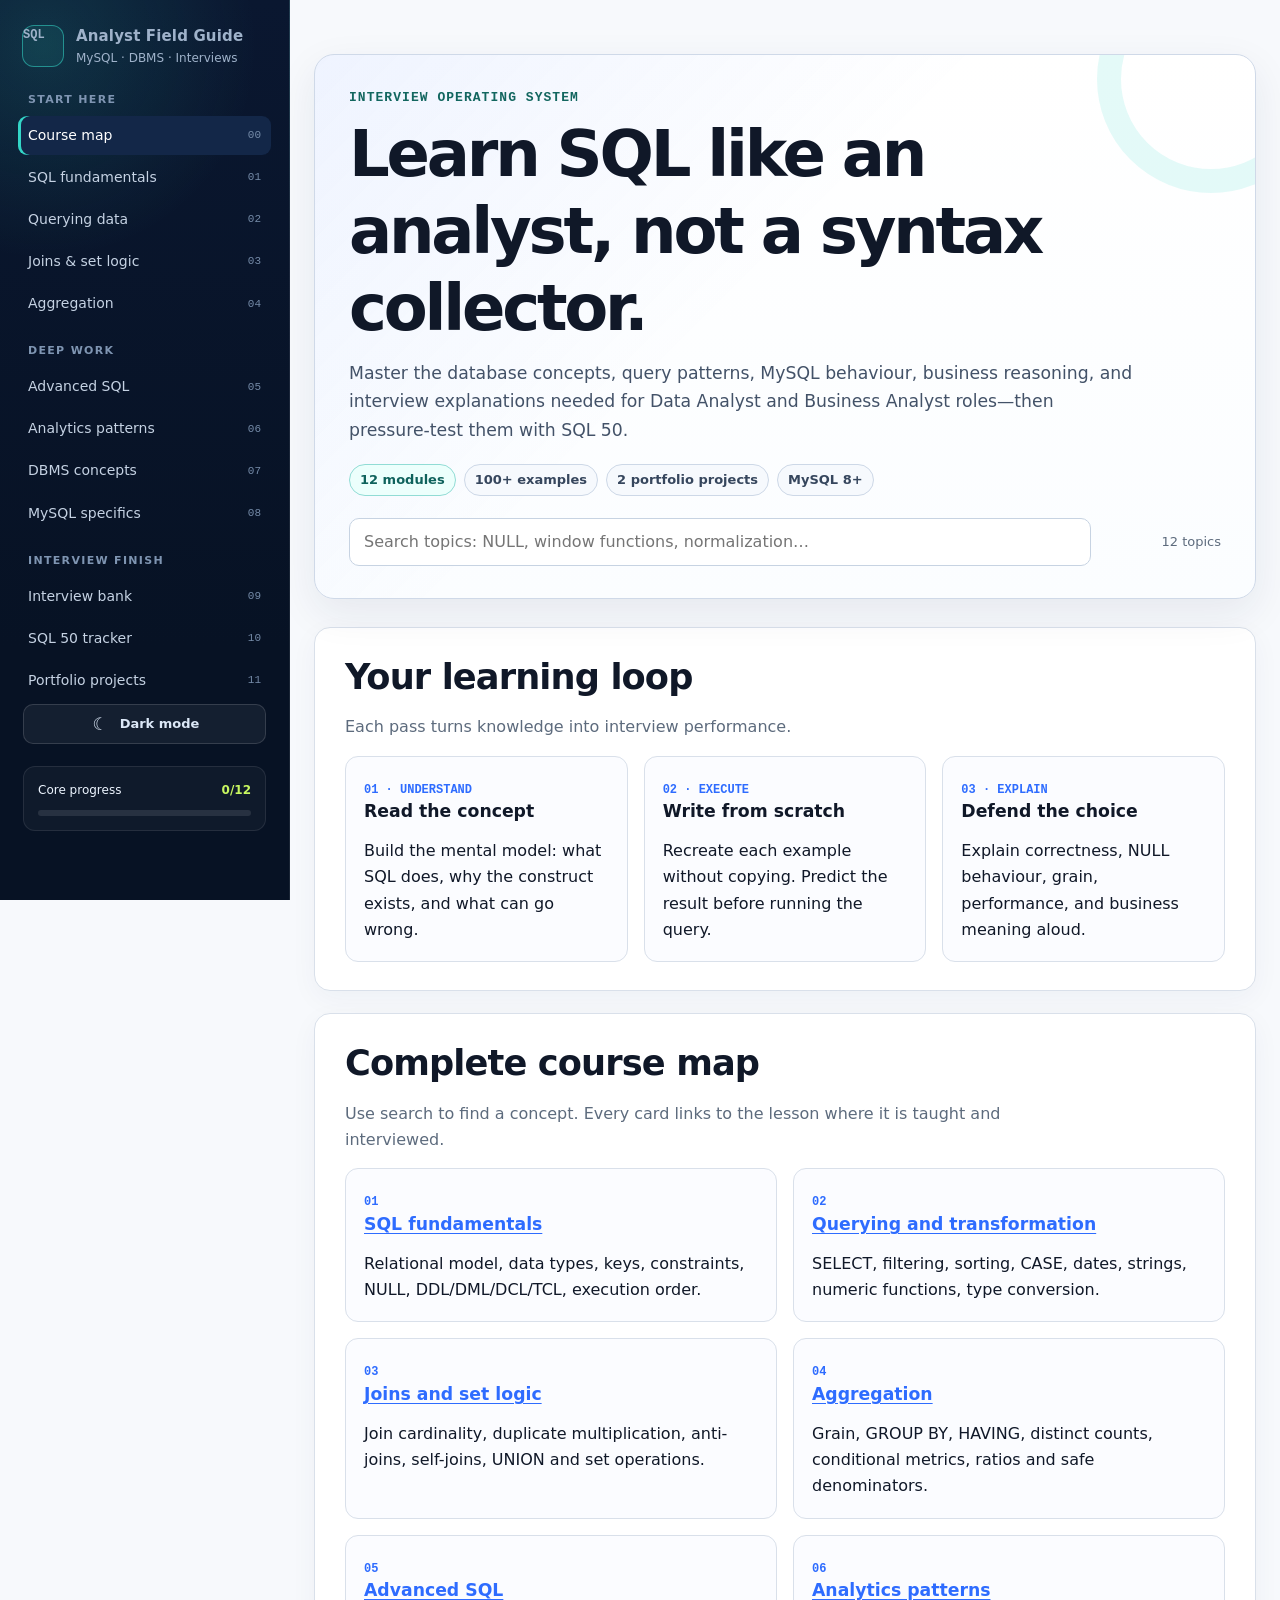
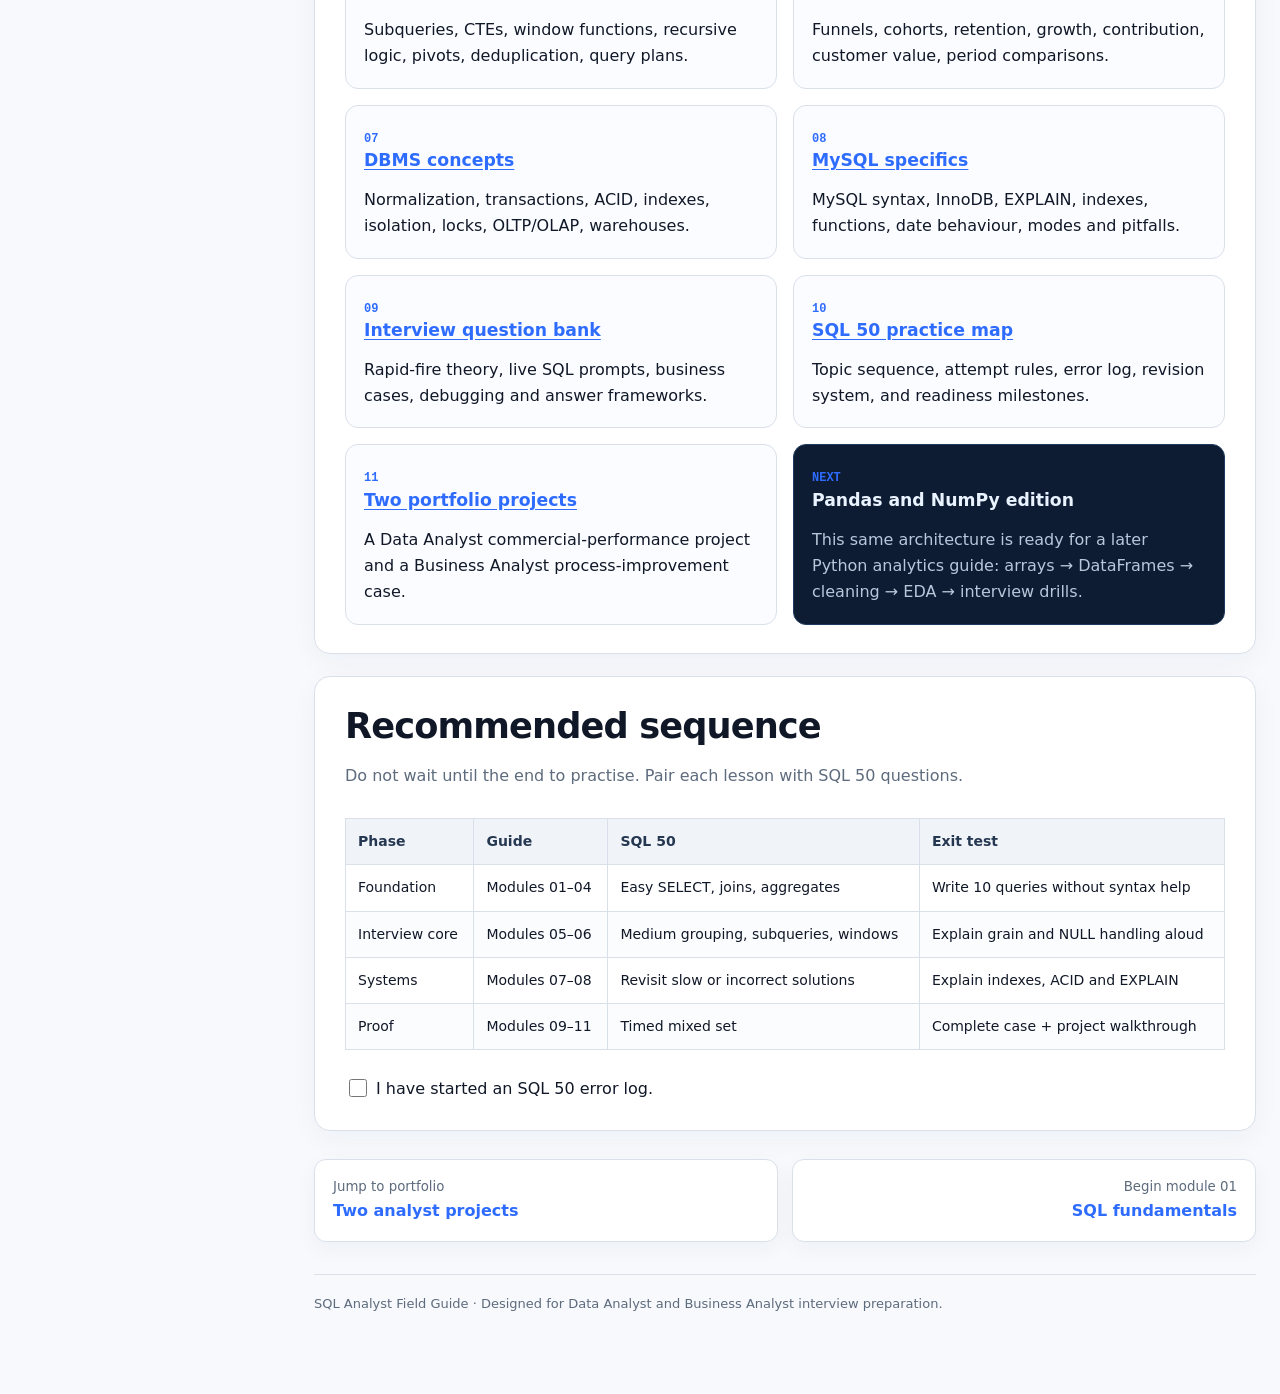
<file: index.html>
<!doctype html>
<html lang="en">
<head>
  <meta charset="utf-8">
  <meta name="viewport" content="width=device-width, initial-scale=1">
  <title>SQL Analyst Field Guide</title>
  <meta name="description" content="A complete SQL, MySQL, and DBMS interview handbook for data analysts and business analysts.">
  <link rel="icon" type="image/svg+xml" href="data:image/svg+xml,%3Csvg xmlns='http://www.w3.org/2000/svg' viewBox='0 0 64 64'%3E%3Crect width='64' height='64' rx='13' fill='%230a1730'/%3E%3Cpath d='M17 18h30M17 32h19M17 46h30' stroke='%2333d6c7' stroke-width='7' stroke-linecap='round'/%3E%3Ccircle cx='44' cy='32' r='5' fill='%23c8f760'/%3E%3C/svg%3E">
  <link rel="stylesheet" href="styles.css">
</head>
<body>
<a class="skip-link" href="#main">Skip to content</a>
<div class="mobile-bar"><strong>SQL Field Guide</strong><button class="menu-button" data-menu-toggle aria-expanded="false" aria-label="Open navigation">☰</button></div>
<button class="backdrop" data-menu-close aria-label="Close navigation"></button>
<div class="layout">
  <aside class="sidebar" aria-label="Course navigation">
    <a class="brand" href="index.html"><span class="brand-mark">SQL</span><span><strong>Analyst Field Guide</strong><span>MySQL · DBMS · Interviews</span></span></a>
    <p class="nav-label">Start here</p>
    <ul class="nav-list"><li><a aria-current="page" href="index.html">Course map <span class="nav-num">00</span></a></li><li><a href="fundamentals.html">SQL fundamentals <span class="nav-num">01</span></a></li><li><a href="querying.html">Querying data <span class="nav-num">02</span></a></li><li><a href="joins.html">Joins &amp; set logic <span class="nav-num">03</span></a></li><li><a href="aggregation.html">Aggregation <span class="nav-num">04</span></a></li></ul>
    <p class="nav-label">Deep work</p>
    <ul class="nav-list"><li><a href="advanced.html">Advanced SQL <span class="nav-num">05</span></a></li><li><a href="analytics.html">Analytics patterns <span class="nav-num">06</span></a></li><li><a href="dbms.html">DBMS concepts <span class="nav-num">07</span></a></li><li><a href="mysql.html">MySQL specifics <span class="nav-num">08</span></a></li></ul>
    <p class="nav-label">Interview finish</p>
    <ul class="nav-list"><li><a href="interview.html">Interview bank <span class="nav-num">09</span></a></li><li><a href="sql50.html">SQL 50 tracker <span class="nav-num">10</span></a></li><li><a href="projects.html">Portfolio projects <span class="nav-num">11</span></a></li></ul>
    <div class="progress-card"><div class="progress-row"><span>Core progress</span><strong data-progress-text>0/12</strong></div><div class="progress-track"><div class="progress-bar" data-progress-bar></div></div></div>
  </aside>
  <main class="main" id="main">
    <div class="content">
      <header class="page-header">
        <div class="eyebrow">Interview operating system</div>
        <h1>Learn SQL like an analyst, not a syntax collector.</h1>
        <p class="lede">Master the database concepts, query patterns, MySQL behaviour, business reasoning, and interview explanations needed for Data Analyst and Business Analyst roles—then pressure-test them with SQL 50.</p>
        <div class="meta-row"><span class="chip chip--accent">12 modules</span><span class="chip">100+ examples</span><span class="chip">2 portfolio projects</span><span class="chip">MySQL 8+</span></div>
        <div class="search-box"><input data-topic-search type="search" placeholder="Search topics: NULL, window functions, normalization…" aria-label="Search course topics"><span class="result-count" data-result-count>12 topics</span></div>
      </header>
      <section class="section">
        <div class="section-head"><div><h2>Your learning loop</h2><p>Each pass turns knowledge into interview performance.</p></div></div>
        <div class="grid grid-3">
          <article class="card"><span class="card-number">01 · UNDERSTAND</span><h3>Read the concept</h3><p>Build the mental model: what SQL does, why the construct exists, and what can go wrong.</p></article>
          <article class="card"><span class="card-number">02 · EXECUTE</span><h3>Write from scratch</h3><p>Recreate each example without copying. Predict the result before running the query.</p></article>
          <article class="card"><span class="card-number">03 · EXPLAIN</span><h3>Defend the choice</h3><p>Explain correctness, NULL behaviour, grain, performance, and business meaning aloud.</p></article>
        </div>
      </section>
      <section class="section">
        <div class="section-head"><div><h2>Complete course map</h2><p>Use search to find a concept. Every card links to the lesson where it is taught and interviewed.</p></div></div>
        <div class="grid grid-2">
          <article class="card topic-card" data-topic-card data-keywords="database table row column schema null keys types ddl dml"><span class="card-number">01</span><h3><a href="fundamentals.html">SQL fundamentals</a></h3><p>Relational model, data types, keys, constraints, NULL, DDL/DML/DCL/TCL, execution order.</p></article>
          <article class="card topic-card" data-topic-card data-keywords="select where order by limit case string date functions"><span class="card-number">02</span><h3><a href="querying.html">Querying and transformation</a></h3><p>SELECT, filtering, sorting, CASE, dates, strings, numeric functions, type conversion.</p></article>
          <article class="card topic-card" data-topic-card data-keywords="inner left right full cross self union intersect except anti semi"><span class="card-number">03</span><h3><a href="joins.html">Joins and set logic</a></h3><p>Join cardinality, duplicate multiplication, anti-joins, self-joins, UNION and set operations.</p></article>
          <article class="card topic-card" data-topic-card data-keywords="group by having count sum avg distinct conditional aggregation"><span class="card-number">04</span><h3><a href="aggregation.html">Aggregation</a></h3><p>Grain, GROUP BY, HAVING, distinct counts, conditional metrics, ratios and safe denominators.</p></article>
          <article class="card topic-card" data-topic-card data-keywords="subquery cte recursive window rank row_number lead lag frame pivot"><span class="card-number">05</span><h3><a href="advanced.html">Advanced SQL</a></h3><p>Subqueries, CTEs, window functions, recursive logic, pivots, deduplication, query plans.</p></article>
          <article class="card topic-card" data-topic-card data-keywords="funnel cohort retention churn ltv rolling average pareto segmentation"><span class="card-number">06</span><h3><a href="analytics.html">Analytics patterns</a></h3><p>Funnels, cohorts, retention, growth, contribution, customer value, period comparisons.</p></article>
          <article class="card topic-card" data-topic-card data-keywords="acid transaction normalization index lock isolation er diagram warehouse star schema"><span class="card-number">07</span><h3><a href="dbms.html">DBMS concepts</a></h3><p>Normalization, transactions, ACID, indexes, isolation, locks, OLTP/OLAP, warehouses.</p></article>
          <article class="card topic-card" data-topic-card data-keywords="mysql explain engine innodb auto_increment ifnull date_format sql mode"><span class="card-number">08</span><h3><a href="mysql.html">MySQL specifics</a></h3><p>MySQL syntax, InnoDB, EXPLAIN, indexes, functions, date behaviour, modes and pitfalls.</p></article>
          <article class="card topic-card" data-topic-card data-keywords="interview questions cases debugging performance business analyst"><span class="card-number">09</span><h3><a href="interview.html">Interview question bank</a></h3><p>Rapid-fire theory, live SQL prompts, business cases, debugging and answer frameworks.</p></article>
          <article class="card topic-card" data-topic-card data-keywords="leetcode sql 50 practice easy medium hard roadmap"><span class="card-number">10</span><h3><a href="sql50.html">SQL 50 practice map</a></h3><p>Topic sequence, attempt rules, error log, revision system, and readiness milestones.</p></article>
          <article class="card topic-card" data-topic-card data-keywords="project portfolio healthcare sales dashboard business requirements brd uat"><span class="card-number">11</span><h3><a href="projects.html">Two portfolio projects</a></h3><p>A Data Analyst commercial-performance project and a Business Analyst process-improvement case.</p></article>
          <article class="card card--dark topic-card" data-topic-card data-keywords="pandas numpy later python"><span class="card-number">NEXT</span><h3>Pandas and NumPy edition</h3><p>This same architecture is ready for a later Python analytics guide: arrays → DataFrames → cleaning → EDA → interview drills.</p></article>
        </div>
      </section>
      <section class="section">
        <div class="section-head"><div><h2>Recommended sequence</h2><p>Do not wait until the end to practise. Pair each lesson with SQL 50 questions.</p></div></div>
        <div class="table-scroll"><table><thead><tr><th>Phase</th><th>Guide</th><th>SQL 50</th><th>Exit test</th></tr></thead><tbody><tr><td>Foundation</td><td>Modules 01–04</td><td>Easy SELECT, joins, aggregates</td><td>Write 10 queries without syntax help</td></tr><tr><td>Interview core</td><td>Modules 05–06</td><td>Medium grouping, subqueries, windows</td><td>Explain grain and NULL handling aloud</td></tr><tr><td>Systems</td><td>Modules 07–08</td><td>Revisit slow or incorrect solutions</td><td>Explain indexes, ACID and EXPLAIN</td></tr><tr><td>Proof</td><td>Modules 09–11</td><td>Timed mixed set</td><td>Complete case + project walkthrough</td></tr></tbody></table></div>
        <ul class="checklist"><li><label><input type="checkbox" data-key="sql50"><span>I have started an SQL 50 error log.</span></label></li></ul>
      </section>
      <nav class="pager" aria-label="Lesson navigation"><a href="projects.html"><small>Jump to portfolio</small><strong>Two analyst projects</strong></a><a href="fundamentals.html"><small>Begin module 01</small><strong>SQL fundamentals</strong></a></nav>
      <footer class="footer">SQL Analyst Field Guide · Designed for Data Analyst and Business Analyst interview preparation.</footer>
    </div>
  </main>
</div>
<script src="app.js"></script>
</body>
</html>
</file>
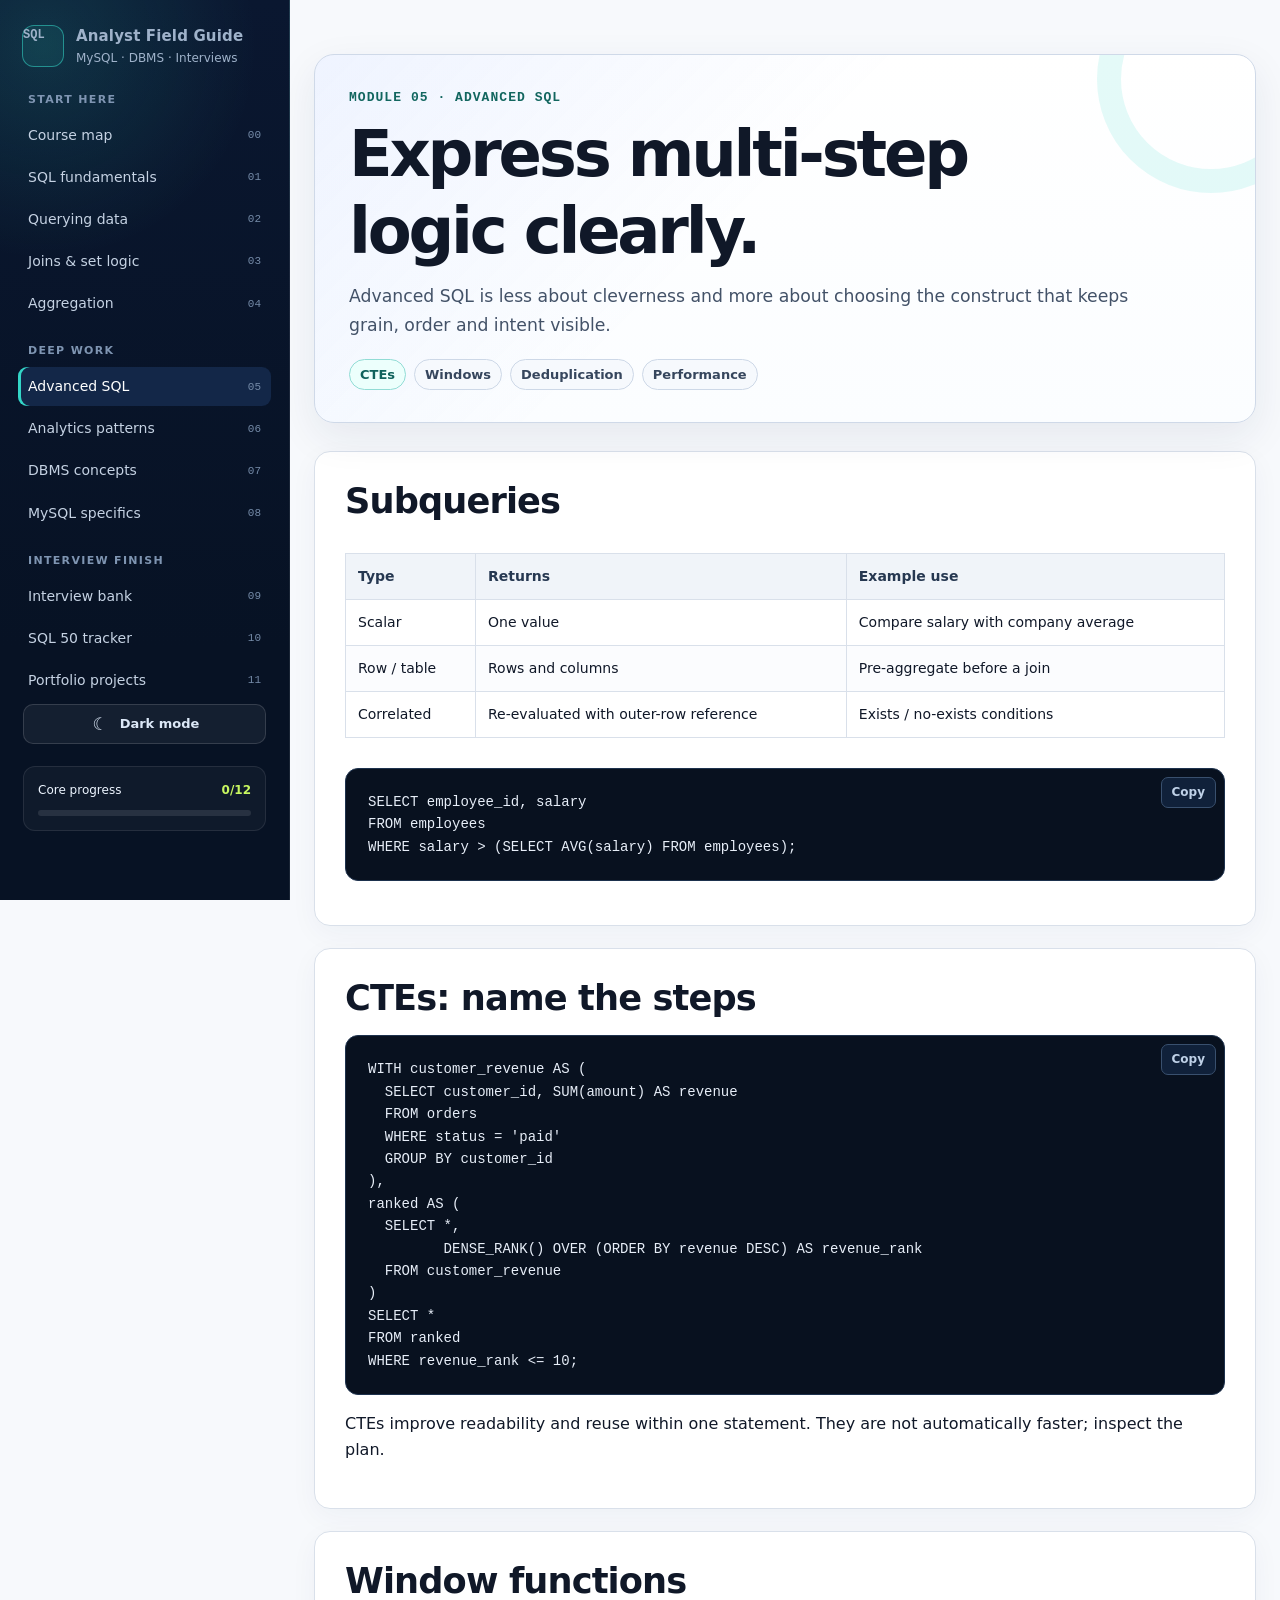
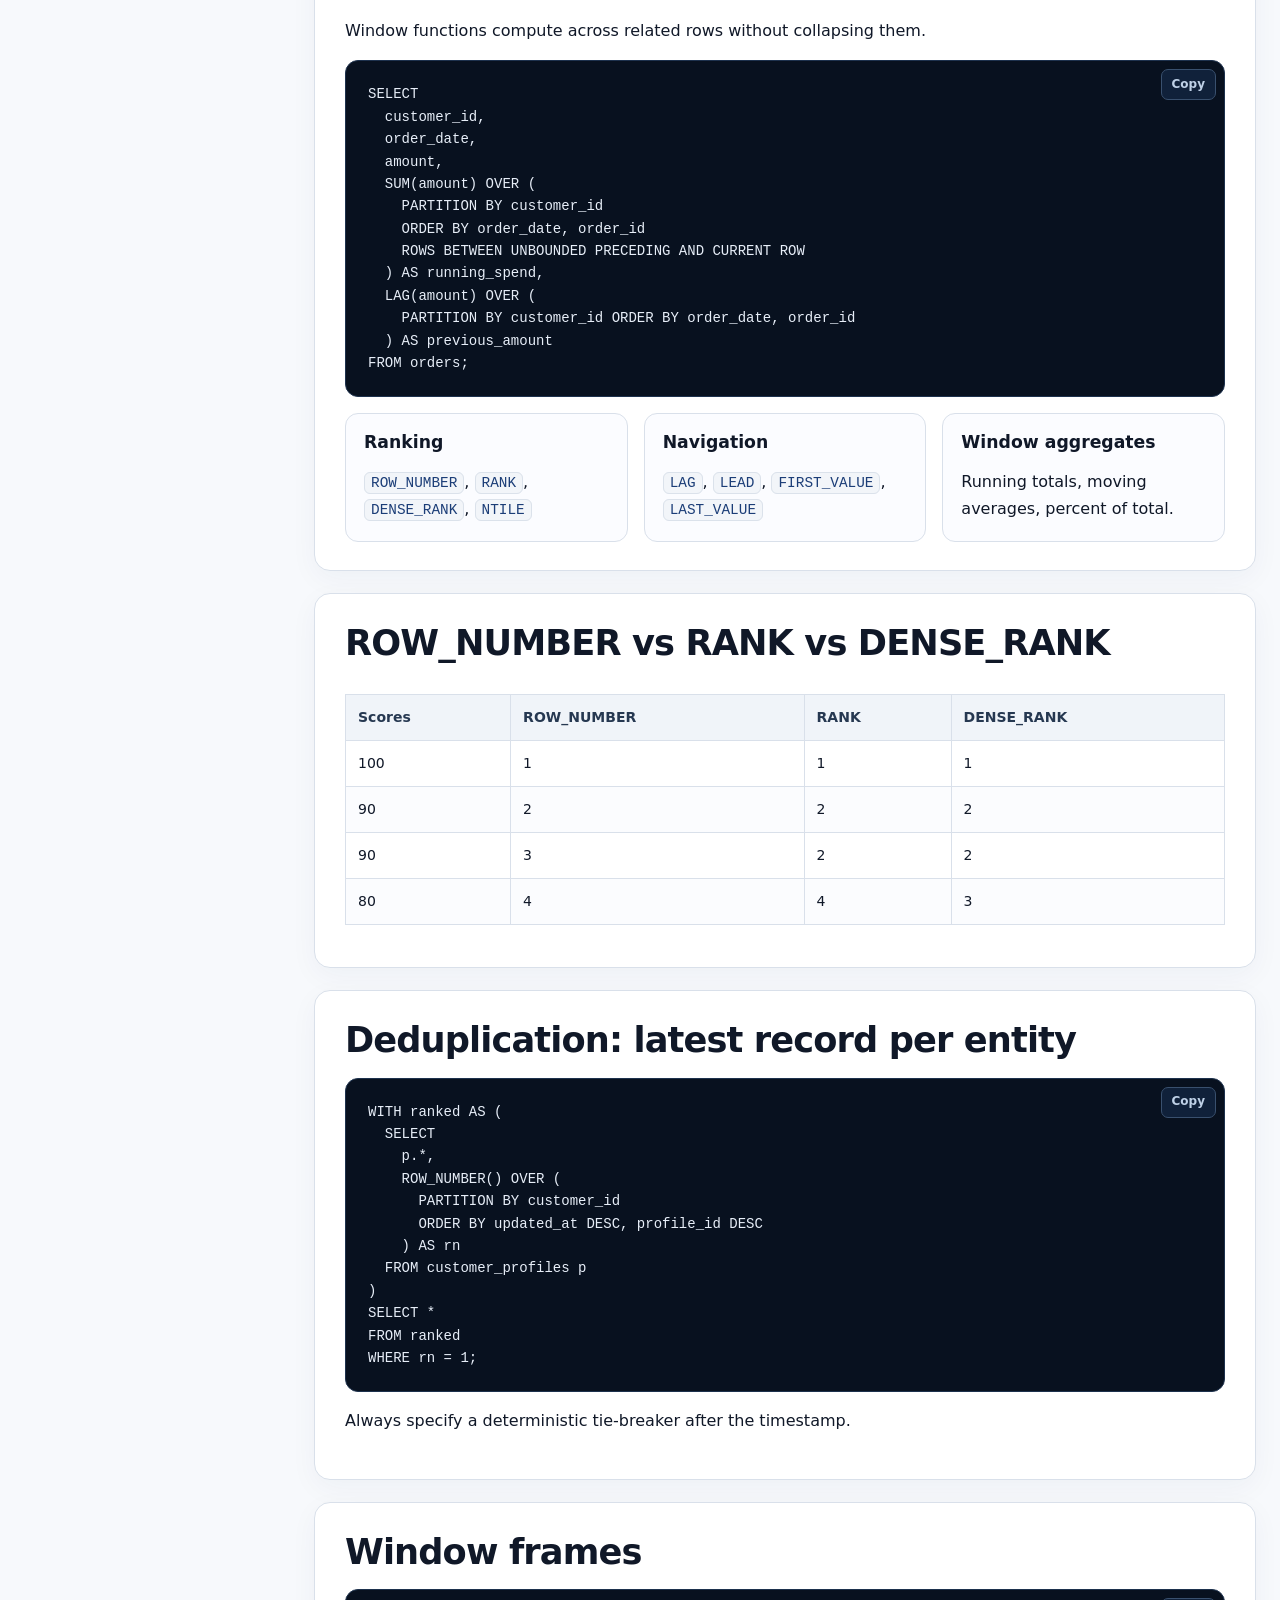
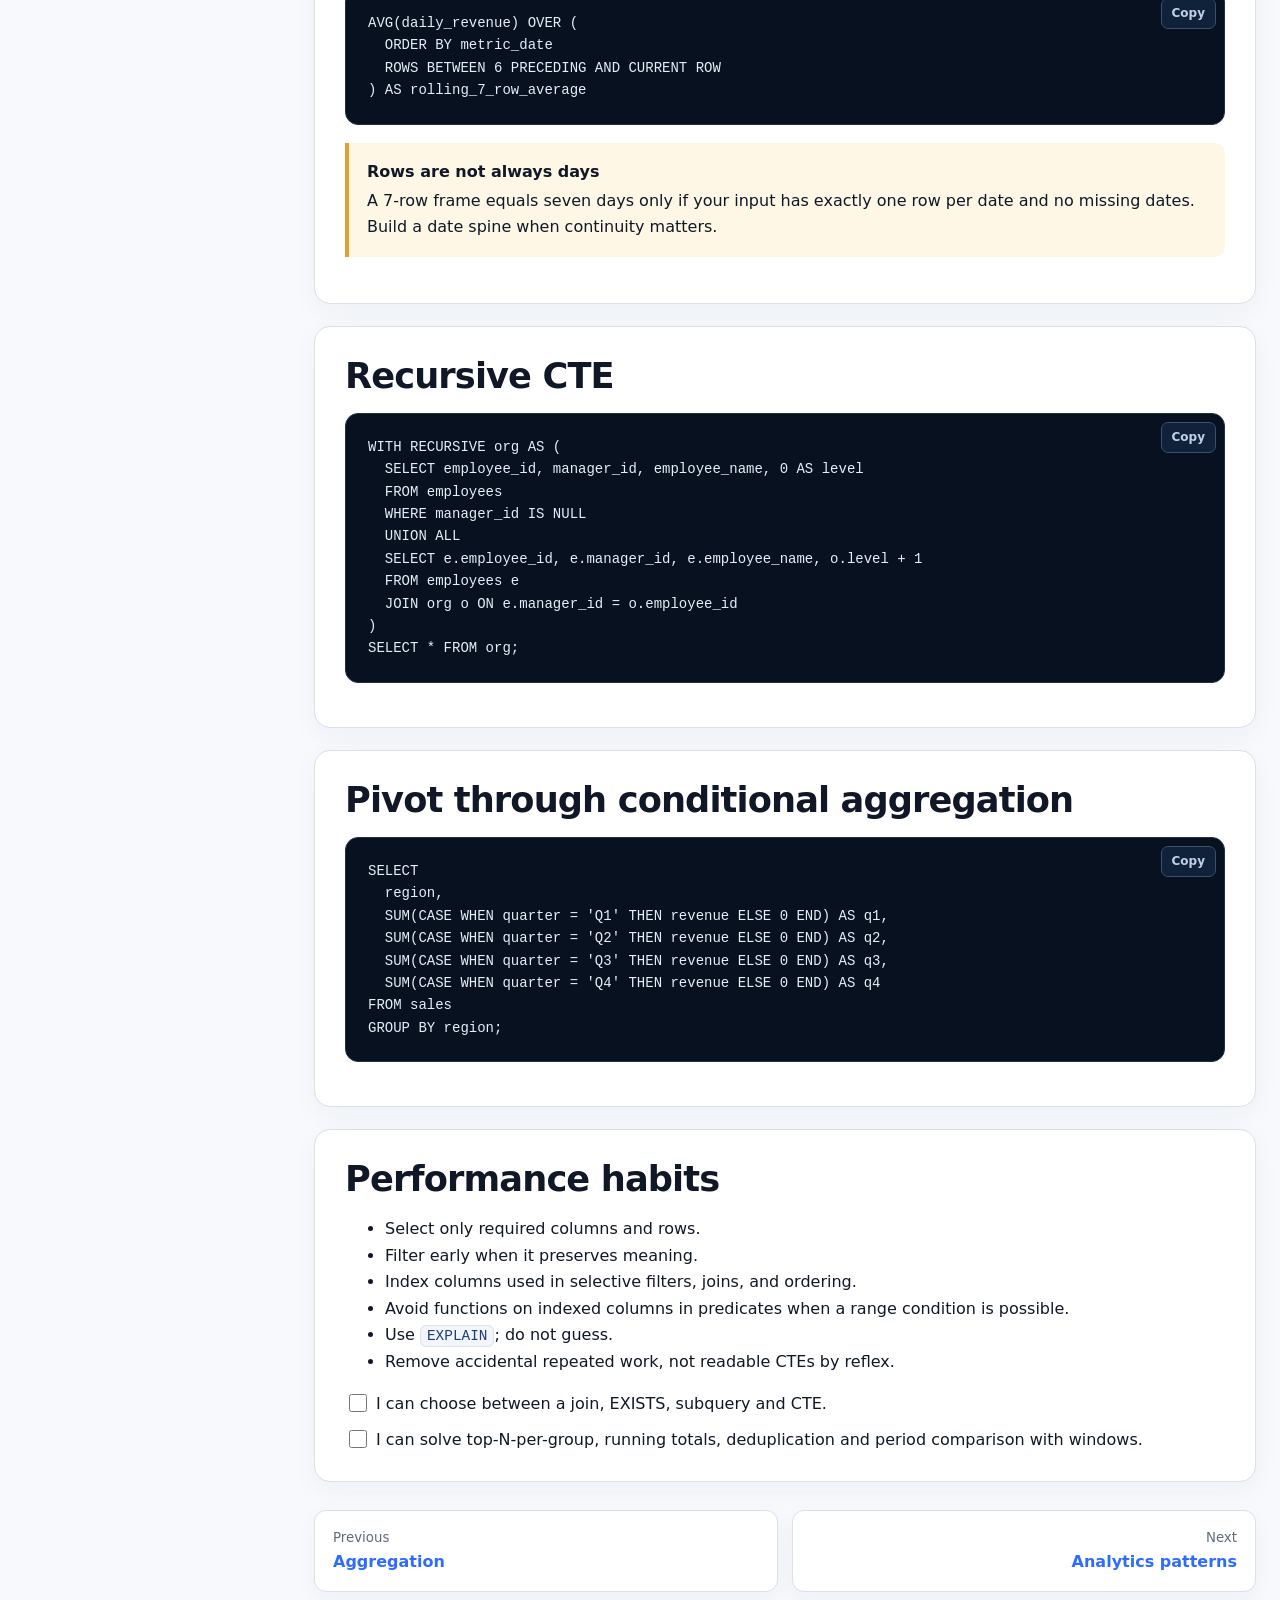
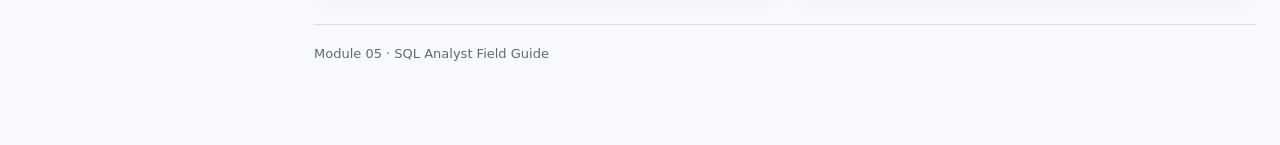
<file: advanced.html>
<!doctype html><html lang="en"><head><meta charset="utf-8"><meta name="viewport" content="width=device-width, initial-scale=1"><title>Advanced SQL · SQL Analyst Field Guide</title><meta name="description" content="Subqueries, CTEs, window functions, recursion, pivoting and query performance for interviews."><link rel="icon" type="image/svg+xml" href="data:image/svg+xml,%3Csvg xmlns='http://www.w3.org/2000/svg' viewBox='0 0 64 64'%3E%3Crect width='64' height='64' rx='13' fill='%230a1730'/%3E%3Cpath d='M17 18h30M17 32h19M17 46h30' stroke='%2333d6c7' stroke-width='7' stroke-linecap='round'/%3E%3Ccircle cx='44' cy='32' r='5' fill='%23c8f760'/%3E%3C/svg%3E"><link rel="stylesheet" href="styles.css"></head><body><a class="skip-link" href="#main">Skip to content</a><div class="mobile-bar"><strong>SQL Field Guide</strong><button class="menu-button" data-menu-toggle aria-expanded="false" aria-label="Open navigation">☰</button></div><button class="backdrop" data-menu-close aria-label="Close navigation"></button><div class="layout">
<aside class="sidebar" aria-label="Course navigation"><a class="brand" href="index.html"><span class="brand-mark">SQL</span><span><strong>Analyst Field Guide</strong><span>MySQL · DBMS · Interviews</span></span></a><p class="nav-label">Start here</p><ul class="nav-list"><li><a href="index.html">Course map <span class="nav-num">00</span></a></li><li><a href="fundamentals.html">SQL fundamentals <span class="nav-num">01</span></a></li><li><a href="querying.html">Querying data <span class="nav-num">02</span></a></li><li><a href="joins.html">Joins &amp; set logic <span class="nav-num">03</span></a></li><li><a href="aggregation.html">Aggregation <span class="nav-num">04</span></a></li></ul><p class="nav-label">Deep work</p><ul class="nav-list"><li><a aria-current="page" href="advanced.html">Advanced SQL <span class="nav-num">05</span></a></li><li><a href="analytics.html">Analytics patterns <span class="nav-num">06</span></a></li><li><a href="dbms.html">DBMS concepts <span class="nav-num">07</span></a></li><li><a href="mysql.html">MySQL specifics <span class="nav-num">08</span></a></li></ul><p class="nav-label">Interview finish</p><ul class="nav-list"><li><a href="interview.html">Interview bank <span class="nav-num">09</span></a></li><li><a href="sql50.html">SQL 50 tracker <span class="nav-num">10</span></a></li><li><a href="projects.html">Portfolio projects <span class="nav-num">11</span></a></li></ul><div class="progress-card"><div class="progress-row"><span>Core progress</span><strong data-progress-text>0/12</strong></div><div class="progress-track"><div class="progress-bar" data-progress-bar></div></div></div></aside>
<main class="main" id="main"><div class="content"><header class="page-header"><div class="eyebrow">Module 05 · Advanced SQL</div><h1>Express multi-step logic clearly.</h1><p class="lede">Advanced SQL is less about cleverness and more about choosing the construct that keeps grain, order and intent visible.</p><div class="meta-row"><span class="chip chip--accent">CTEs</span><span class="chip">Windows</span><span class="chip">Deduplication</span><span class="chip">Performance</span></div></header>
<section class="section"><h2>Subqueries</h2><div class="table-scroll"><table><thead><tr><th>Type</th><th>Returns</th><th>Example use</th></tr></thead><tbody><tr><td>Scalar</td><td>One value</td><td>Compare salary with company average</td></tr><tr><td>Row / table</td><td>Rows and columns</td><td>Pre-aggregate before a join</td></tr><tr><td>Correlated</td><td>Re-evaluated with outer-row reference</td><td>Exists / no-exists conditions</td></tr></tbody></table></div><pre><code>SELECT employee_id, salary
FROM employees
WHERE salary &gt; (SELECT AVG(salary) FROM employees);</code></pre></section>
<section class="section"><h2>CTEs: name the steps</h2><pre><code>WITH customer_revenue AS (
  SELECT customer_id, SUM(amount) AS revenue
  FROM orders
  WHERE status = 'paid'
  GROUP BY customer_id
),
ranked AS (
  SELECT *,
         DENSE_RANK() OVER (ORDER BY revenue DESC) AS revenue_rank
  FROM customer_revenue
)
SELECT *
FROM ranked
WHERE revenue_rank &lt;= 10;</code></pre><p>CTEs improve readability and reuse within one statement. They are not automatically faster; inspect the plan.</p></section>
<section class="section"><h2>Window functions</h2><p>Window functions compute across related rows without collapsing them.</p><pre><code>SELECT
  customer_id,
  order_date,
  amount,
  SUM(amount) OVER (
    PARTITION BY customer_id
    ORDER BY order_date, order_id
    ROWS BETWEEN UNBOUNDED PRECEDING AND CURRENT ROW
  ) AS running_spend,
  LAG(amount) OVER (
    PARTITION BY customer_id ORDER BY order_date, order_id
  ) AS previous_amount
FROM orders;</code></pre><div class="grid grid-3"><article class="card"><h3>Ranking</h3><p><code>ROW_NUMBER</code>, <code>RANK</code>, <code>DENSE_RANK</code>, <code>NTILE</code></p></article><article class="card"><h3>Navigation</h3><p><code>LAG</code>, <code>LEAD</code>, <code>FIRST_VALUE</code>, <code>LAST_VALUE</code></p></article><article class="card"><h3>Window aggregates</h3><p>Running totals, moving averages, percent of total.</p></article></div></section>
<section class="section"><h2>ROW_NUMBER vs RANK vs DENSE_RANK</h2><div class="table-scroll"><table><thead><tr><th>Scores</th><th>ROW_NUMBER</th><th>RANK</th><th>DENSE_RANK</th></tr></thead><tbody><tr><td>100</td><td>1</td><td>1</td><td>1</td></tr><tr><td>90</td><td>2</td><td>2</td><td>2</td></tr><tr><td>90</td><td>3</td><td>2</td><td>2</td></tr><tr><td>80</td><td>4</td><td>4</td><td>3</td></tr></tbody></table></div></section>
<section class="section"><h2>Deduplication: latest record per entity</h2><pre><code>WITH ranked AS (
  SELECT
    p.*,
    ROW_NUMBER() OVER (
      PARTITION BY customer_id
      ORDER BY updated_at DESC, profile_id DESC
    ) AS rn
  FROM customer_profiles p
)
SELECT *
FROM ranked
WHERE rn = 1;</code></pre><p>Always specify a deterministic tie-breaker after the timestamp.</p></section>
<section class="section"><h2>Window frames</h2><pre><code>AVG(daily_revenue) OVER (
  ORDER BY metric_date
  ROWS BETWEEN 6 PRECEDING AND CURRENT ROW
) AS rolling_7_row_average</code></pre><div class="callout callout--warn"><strong>Rows are not always days</strong>A 7-row frame equals seven days only if your input has exactly one row per date and no missing dates. Build a date spine when continuity matters.</div></section>
<section class="section"><h2>Recursive CTE</h2><pre><code>WITH RECURSIVE org AS (
  SELECT employee_id, manager_id, employee_name, 0 AS level
  FROM employees
  WHERE manager_id IS NULL
  UNION ALL
  SELECT e.employee_id, e.manager_id, e.employee_name, o.level + 1
  FROM employees e
  JOIN org o ON e.manager_id = o.employee_id
)
SELECT * FROM org;</code></pre></section>
<section class="section"><h2>Pivot through conditional aggregation</h2><pre><code>SELECT
  region,
  SUM(CASE WHEN quarter = 'Q1' THEN revenue ELSE 0 END) AS q1,
  SUM(CASE WHEN quarter = 'Q2' THEN revenue ELSE 0 END) AS q2,
  SUM(CASE WHEN quarter = 'Q3' THEN revenue ELSE 0 END) AS q3,
  SUM(CASE WHEN quarter = 'Q4' THEN revenue ELSE 0 END) AS q4
FROM sales
GROUP BY region;</code></pre></section>
<section class="section"><h2>Performance habits</h2><ul><li>Select only required columns and rows.</li><li>Filter early when it preserves meaning.</li><li>Index columns used in selective filters, joins, and ordering.</li><li>Avoid functions on indexed columns in predicates when a range condition is possible.</li><li>Use <code>EXPLAIN</code>; do not guess.</li><li>Remove accidental repeated work, not readable CTEs by reflex.</li></ul><ul class="checklist"><li><label><input type="checkbox" data-key="subqueries"><span>I can choose between a join, EXISTS, subquery and CTE.</span></label></li><li><label><input type="checkbox" data-key="window"><span>I can solve top-N-per-group, running totals, deduplication and period comparison with windows.</span></label></li></ul></section>
<nav class="pager"><a href="aggregation.html"><small>Previous</small><strong>Aggregation</strong></a><a href="analytics.html"><small>Next</small><strong>Analytics patterns</strong></a></nav><footer class="footer">Module 05 · SQL Analyst Field Guide</footer></div></main></div><script src="app.js"></script></body></html>
</file>
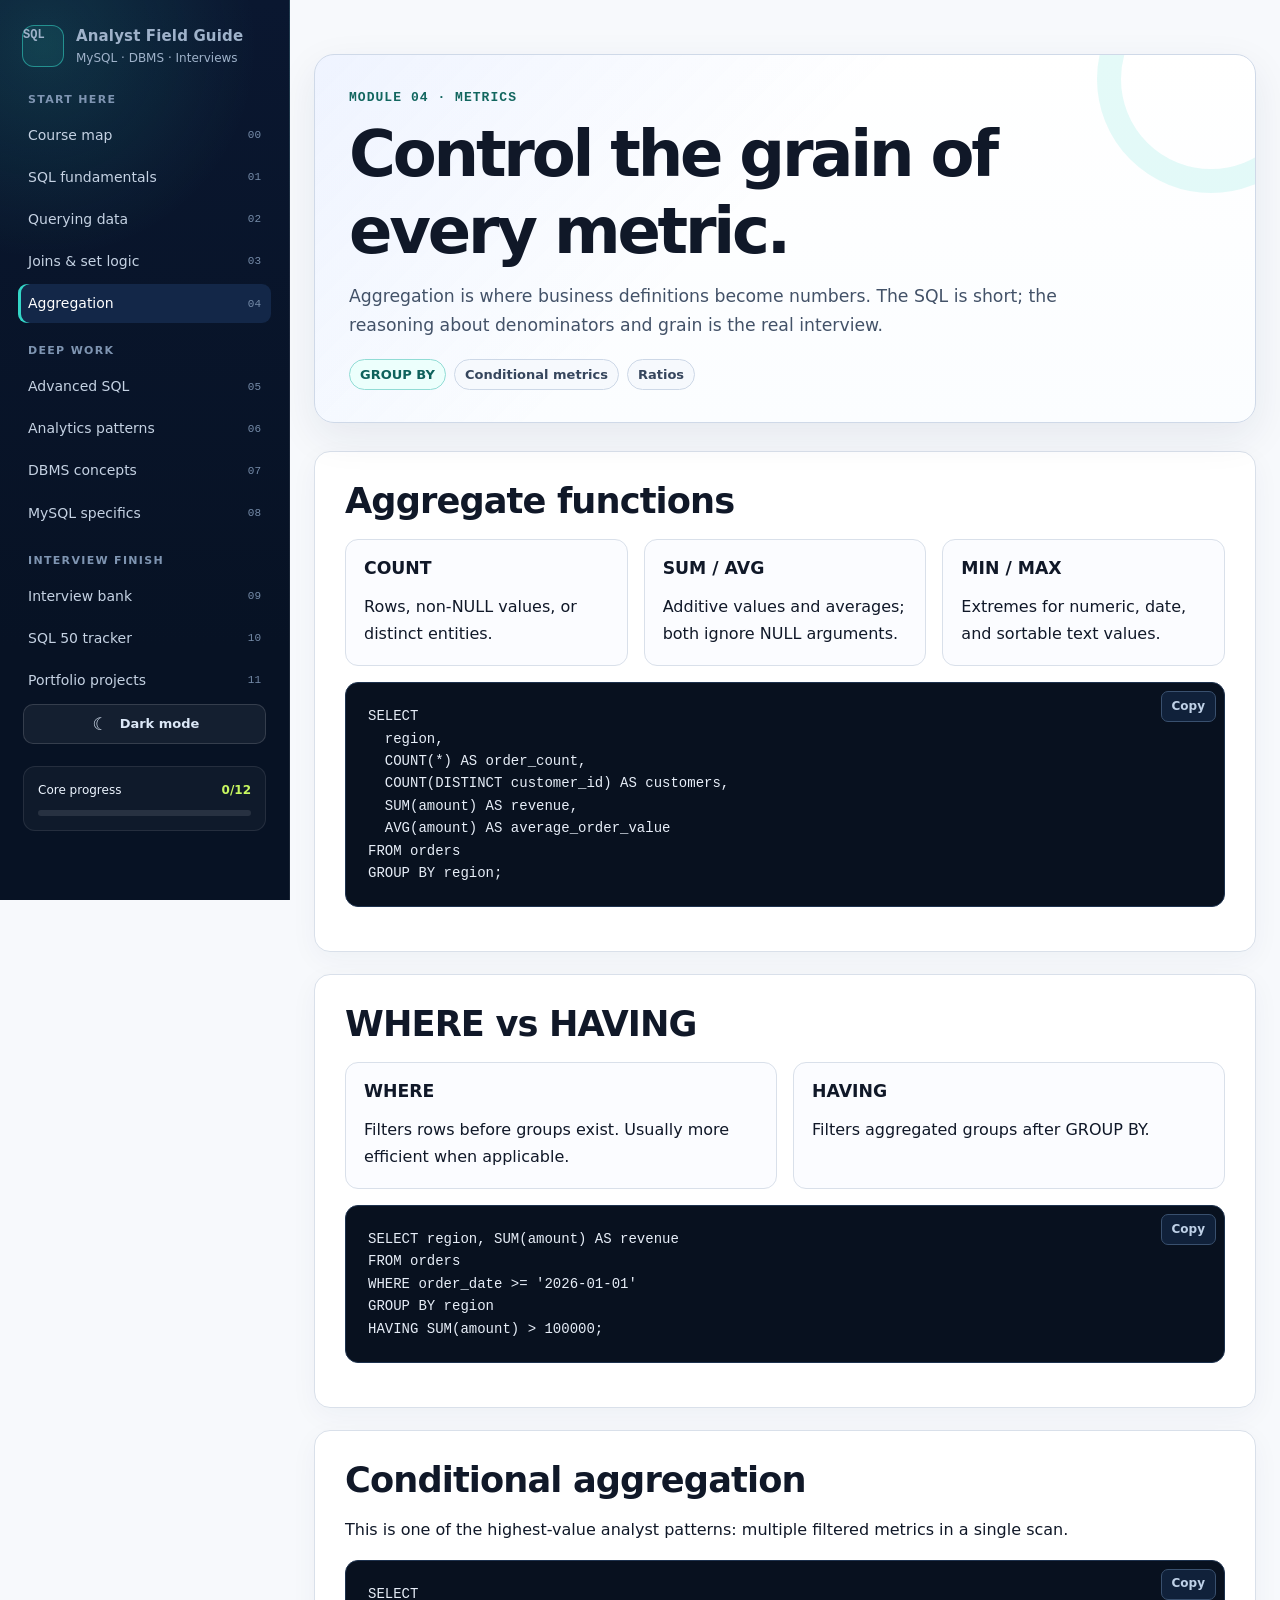
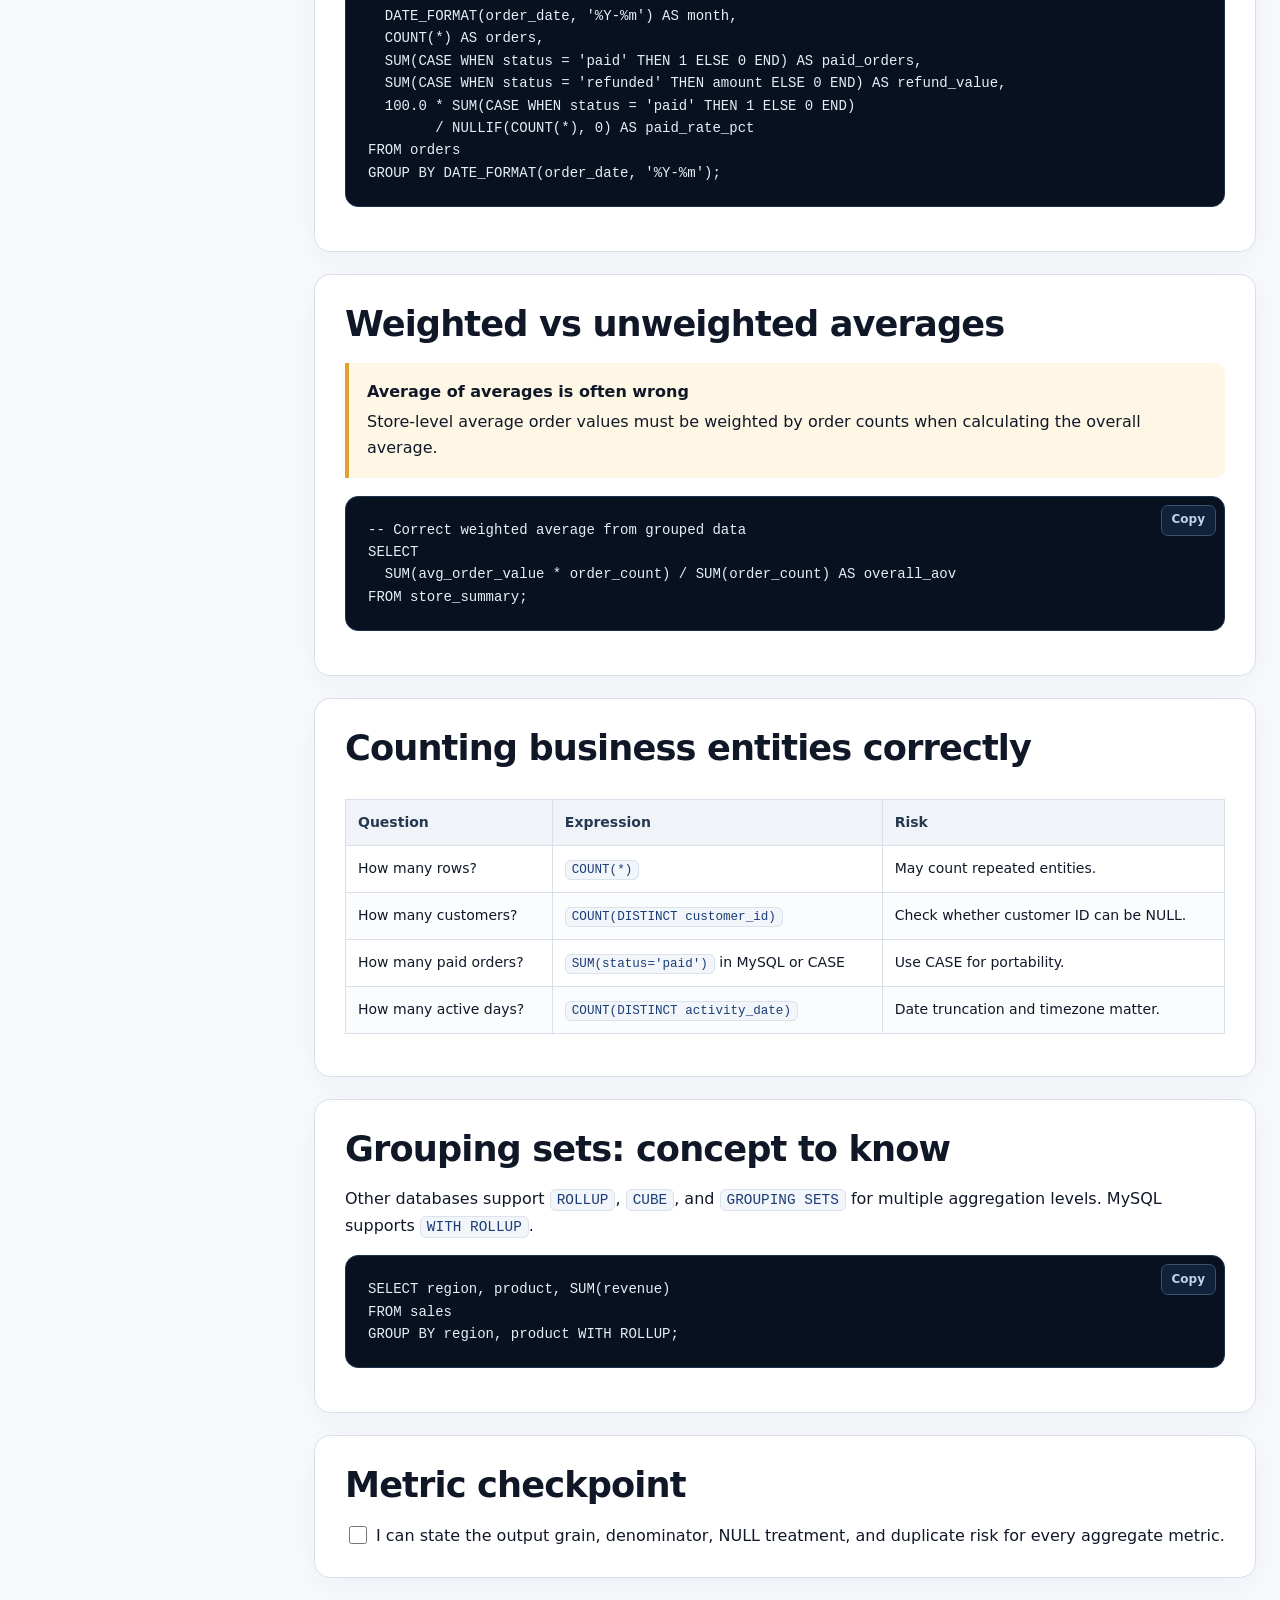
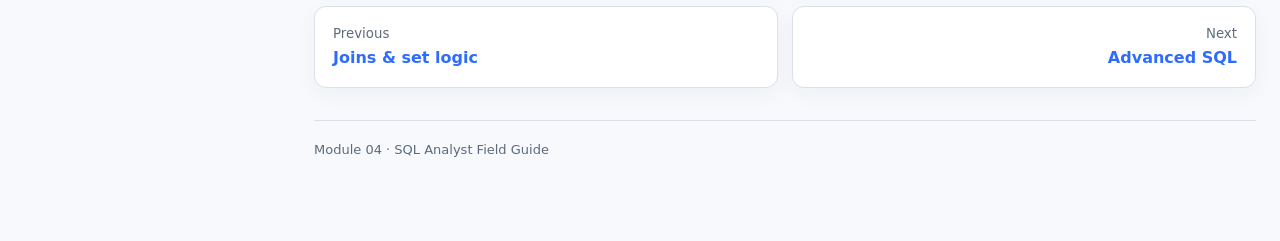
<file: aggregation.html>
<!doctype html><html lang="en"><head><meta charset="utf-8"><meta name="viewport" content="width=device-width, initial-scale=1"><title>Aggregation · SQL Analyst Field Guide</title><meta name="description" content="GROUP BY, HAVING, conditional aggregation and business metrics for analyst interviews."><link rel="icon" type="image/svg+xml" href="data:image/svg+xml,%3Csvg xmlns='http://www.w3.org/2000/svg' viewBox='0 0 64 64'%3E%3Crect width='64' height='64' rx='13' fill='%230a1730'/%3E%3Cpath d='M17 18h30M17 32h19M17 46h30' stroke='%2333d6c7' stroke-width='7' stroke-linecap='round'/%3E%3Ccircle cx='44' cy='32' r='5' fill='%23c8f760'/%3E%3C/svg%3E"><link rel="stylesheet" href="styles.css"></head><body><a class="skip-link" href="#main">Skip to content</a><div class="mobile-bar"><strong>SQL Field Guide</strong><button class="menu-button" data-menu-toggle aria-expanded="false" aria-label="Open navigation">☰</button></div><button class="backdrop" data-menu-close aria-label="Close navigation"></button><div class="layout">
<aside class="sidebar" aria-label="Course navigation"><a class="brand" href="index.html"><span class="brand-mark">SQL</span><span><strong>Analyst Field Guide</strong><span>MySQL · DBMS · Interviews</span></span></a><p class="nav-label">Start here</p><ul class="nav-list"><li><a href="index.html">Course map <span class="nav-num">00</span></a></li><li><a href="fundamentals.html">SQL fundamentals <span class="nav-num">01</span></a></li><li><a href="querying.html">Querying data <span class="nav-num">02</span></a></li><li><a href="joins.html">Joins &amp; set logic <span class="nav-num">03</span></a></li><li><a aria-current="page" href="aggregation.html">Aggregation <span class="nav-num">04</span></a></li></ul><p class="nav-label">Deep work</p><ul class="nav-list"><li><a href="advanced.html">Advanced SQL <span class="nav-num">05</span></a></li><li><a href="analytics.html">Analytics patterns <span class="nav-num">06</span></a></li><li><a href="dbms.html">DBMS concepts <span class="nav-num">07</span></a></li><li><a href="mysql.html">MySQL specifics <span class="nav-num">08</span></a></li></ul><p class="nav-label">Interview finish</p><ul class="nav-list"><li><a href="interview.html">Interview bank <span class="nav-num">09</span></a></li><li><a href="sql50.html">SQL 50 tracker <span class="nav-num">10</span></a></li><li><a href="projects.html">Portfolio projects <span class="nav-num">11</span></a></li></ul><div class="progress-card"><div class="progress-row"><span>Core progress</span><strong data-progress-text>0/12</strong></div><div class="progress-track"><div class="progress-bar" data-progress-bar></div></div></div></aside>
<main class="main" id="main"><div class="content"><header class="page-header"><div class="eyebrow">Module 04 · Metrics</div><h1>Control the grain of every metric.</h1><p class="lede">Aggregation is where business definitions become numbers. The SQL is short; the reasoning about denominators and grain is the real interview.</p><div class="meta-row"><span class="chip chip--accent">GROUP BY</span><span class="chip">Conditional metrics</span><span class="chip">Ratios</span></div></header>
<section class="section"><h2>Aggregate functions</h2><div class="grid grid-3"><article class="card"><h3>COUNT</h3><p>Rows, non-NULL values, or distinct entities.</p></article><article class="card"><h3>SUM / AVG</h3><p>Additive values and averages; both ignore NULL arguments.</p></article><article class="card"><h3>MIN / MAX</h3><p>Extremes for numeric, date, and sortable text values.</p></article></div>
<pre><code>SELECT
  region,
  COUNT(*) AS order_count,
  COUNT(DISTINCT customer_id) AS customers,
  SUM(amount) AS revenue,
  AVG(amount) AS average_order_value
FROM orders
GROUP BY region;</code></pre></section>
<section class="section"><h2>WHERE vs HAVING</h2><div class="grid grid-2"><article class="card"><h3>WHERE</h3><p>Filters rows before groups exist. Usually more efficient when applicable.</p></article><article class="card"><h3>HAVING</h3><p>Filters aggregated groups after GROUP BY.</p></article></div><pre><code>SELECT region, SUM(amount) AS revenue
FROM orders
WHERE order_date &gt;= '2026-01-01'
GROUP BY region
HAVING SUM(amount) &gt; 100000;</code></pre></section>
<section class="section"><h2>Conditional aggregation</h2><p>This is one of the highest-value analyst patterns: multiple filtered metrics in a single scan.</p><pre><code>SELECT
  DATE_FORMAT(order_date, '%Y-%m') AS month,
  COUNT(*) AS orders,
  SUM(CASE WHEN status = 'paid' THEN 1 ELSE 0 END) AS paid_orders,
  SUM(CASE WHEN status = 'refunded' THEN amount ELSE 0 END) AS refund_value,
  100.0 * SUM(CASE WHEN status = 'paid' THEN 1 ELSE 0 END)
        / NULLIF(COUNT(*), 0) AS paid_rate_pct
FROM orders
GROUP BY DATE_FORMAT(order_date, '%Y-%m');</code></pre></section>
<section class="section"><h2>Weighted vs unweighted averages</h2><div class="callout callout--warn"><strong>Average of averages is often wrong</strong>Store-level average order values must be weighted by order counts when calculating the overall average.</div><pre><code>-- Correct weighted average from grouped data
SELECT
  SUM(avg_order_value * order_count) / SUM(order_count) AS overall_aov
FROM store_summary;</code></pre></section>
<section class="section"><h2>Counting business entities correctly</h2><div class="table-scroll"><table><thead><tr><th>Question</th><th>Expression</th><th>Risk</th></tr></thead><tbody><tr><td>How many rows?</td><td><code>COUNT(*)</code></td><td>May count repeated entities.</td></tr><tr><td>How many customers?</td><td><code>COUNT(DISTINCT customer_id)</code></td><td>Check whether customer ID can be NULL.</td></tr><tr><td>How many paid orders?</td><td><code>SUM(status='paid')</code> in MySQL or CASE</td><td>Use CASE for portability.</td></tr><tr><td>How many active days?</td><td><code>COUNT(DISTINCT activity_date)</code></td><td>Date truncation and timezone matter.</td></tr></tbody></table></div></section>
<section class="section"><h2>Grouping sets: concept to know</h2><p>Other databases support <code>ROLLUP</code>, <code>CUBE</code>, and <code>GROUPING SETS</code> for multiple aggregation levels. MySQL supports <code>WITH ROLLUP</code>.</p><pre><code>SELECT region, product, SUM(revenue)
FROM sales
GROUP BY region, product WITH ROLLUP;</code></pre></section>
<section class="section"><h2>Metric checkpoint</h2><ul class="checklist"><li><label><input type="checkbox" data-key="aggregation"><span>I can state the output grain, denominator, NULL treatment, and duplicate risk for every aggregate metric.</span></label></li></ul></section>
<nav class="pager"><a href="joins.html"><small>Previous</small><strong>Joins &amp; set logic</strong></a><a href="advanced.html"><small>Next</small><strong>Advanced SQL</strong></a></nav><footer class="footer">Module 04 · SQL Analyst Field Guide</footer></div></main></div><script src="app.js"></script></body></html>
</file>
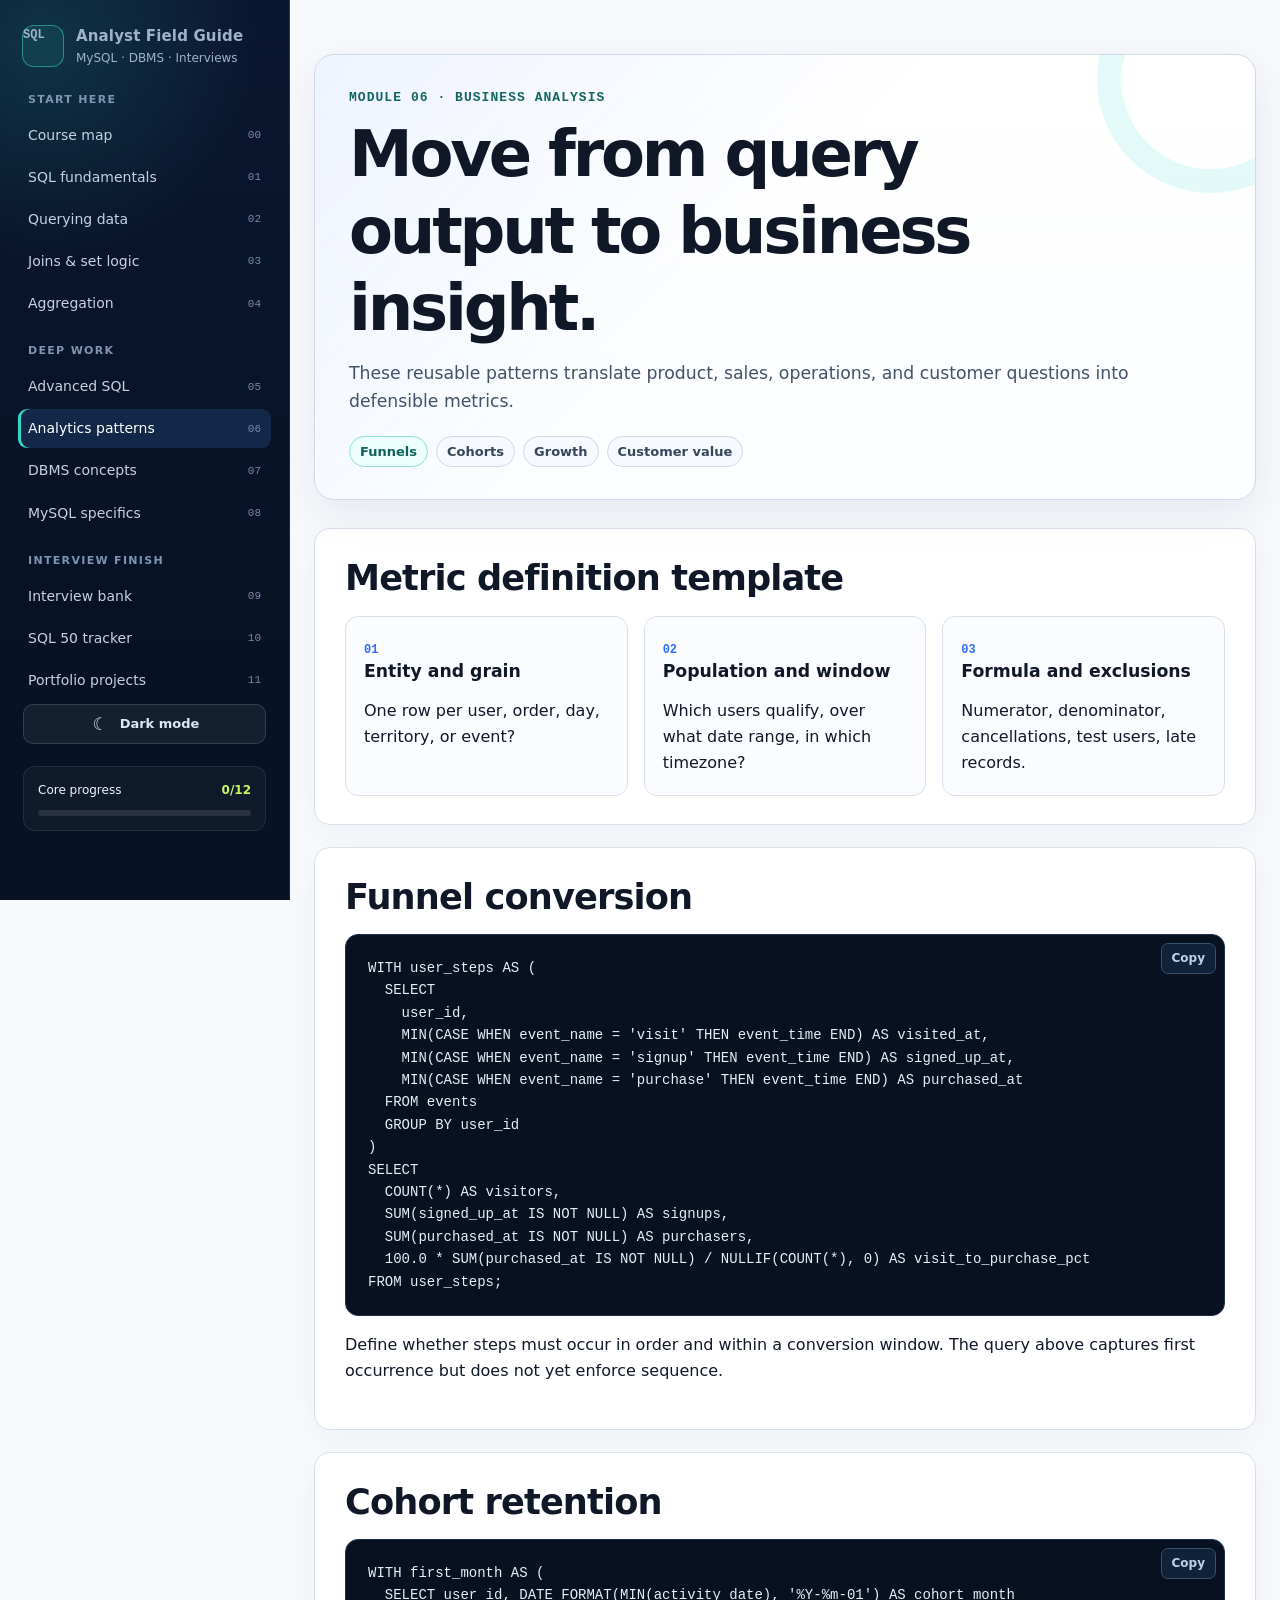
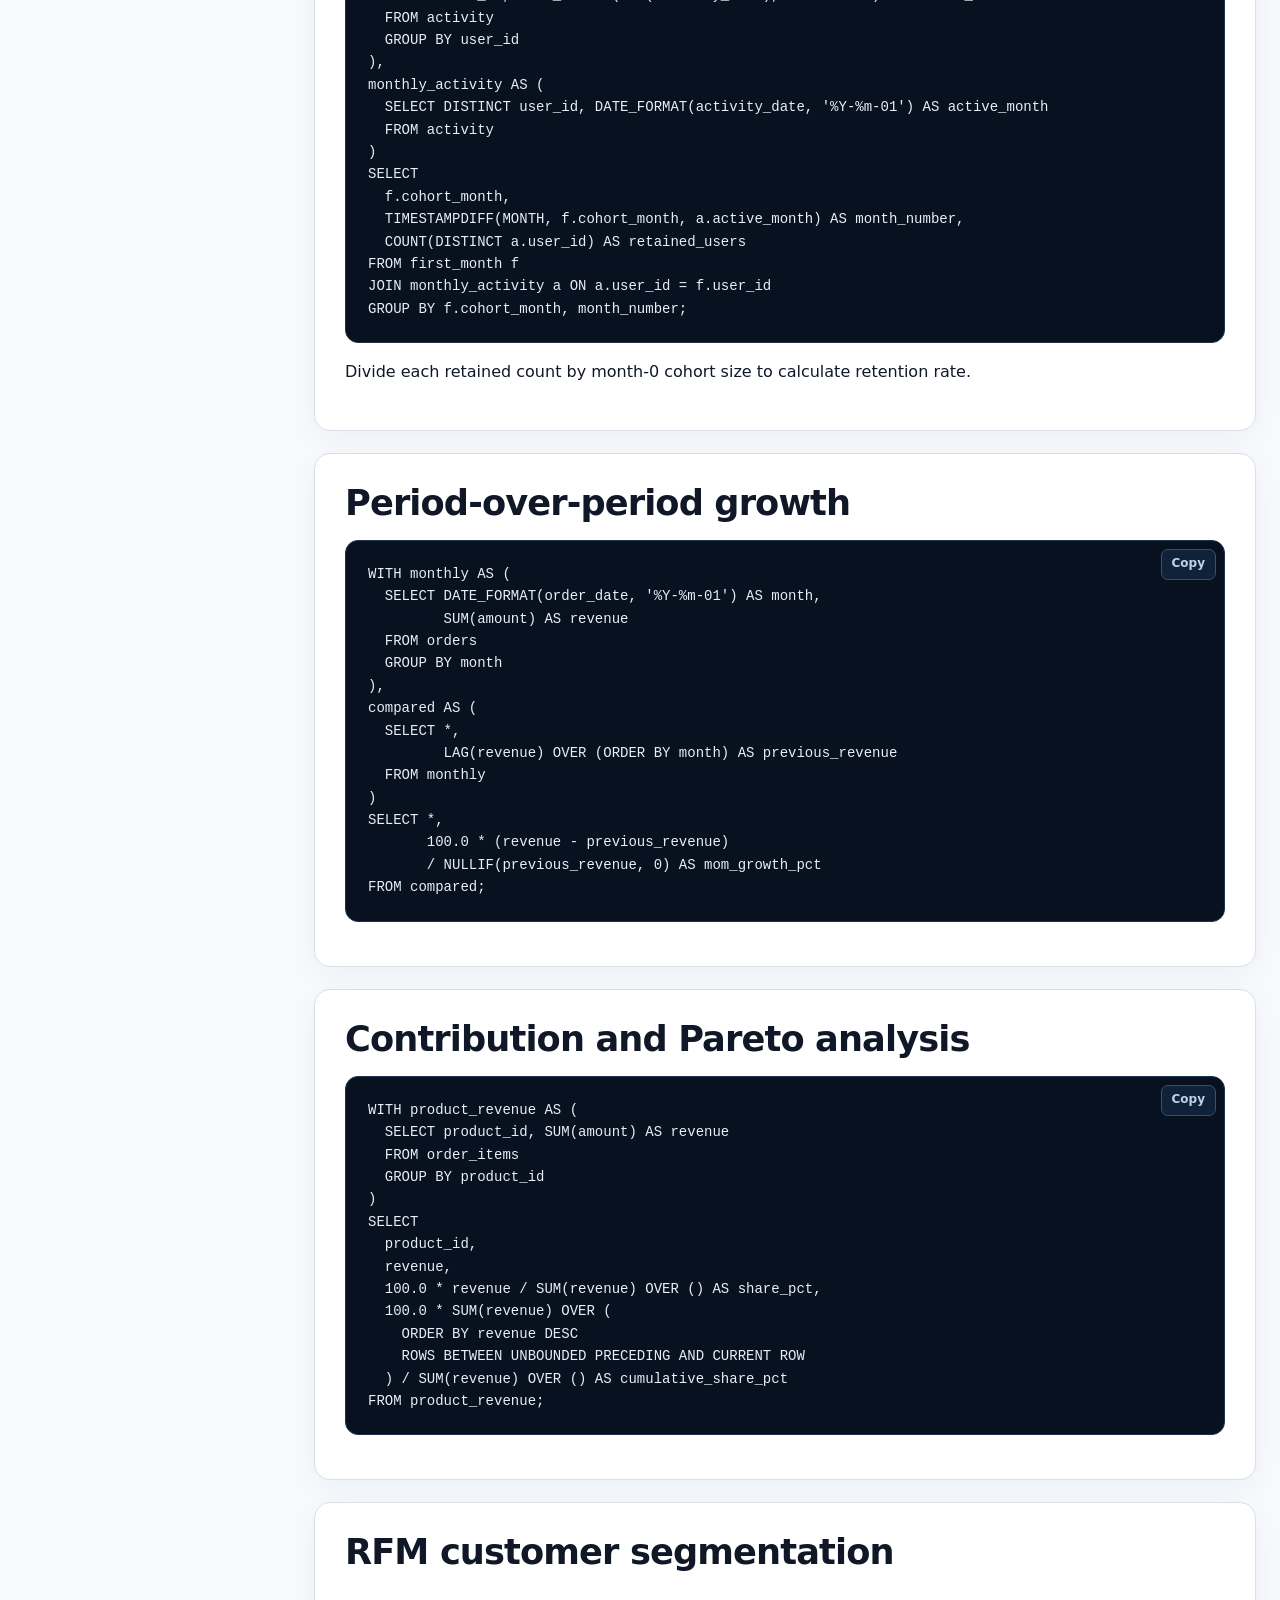
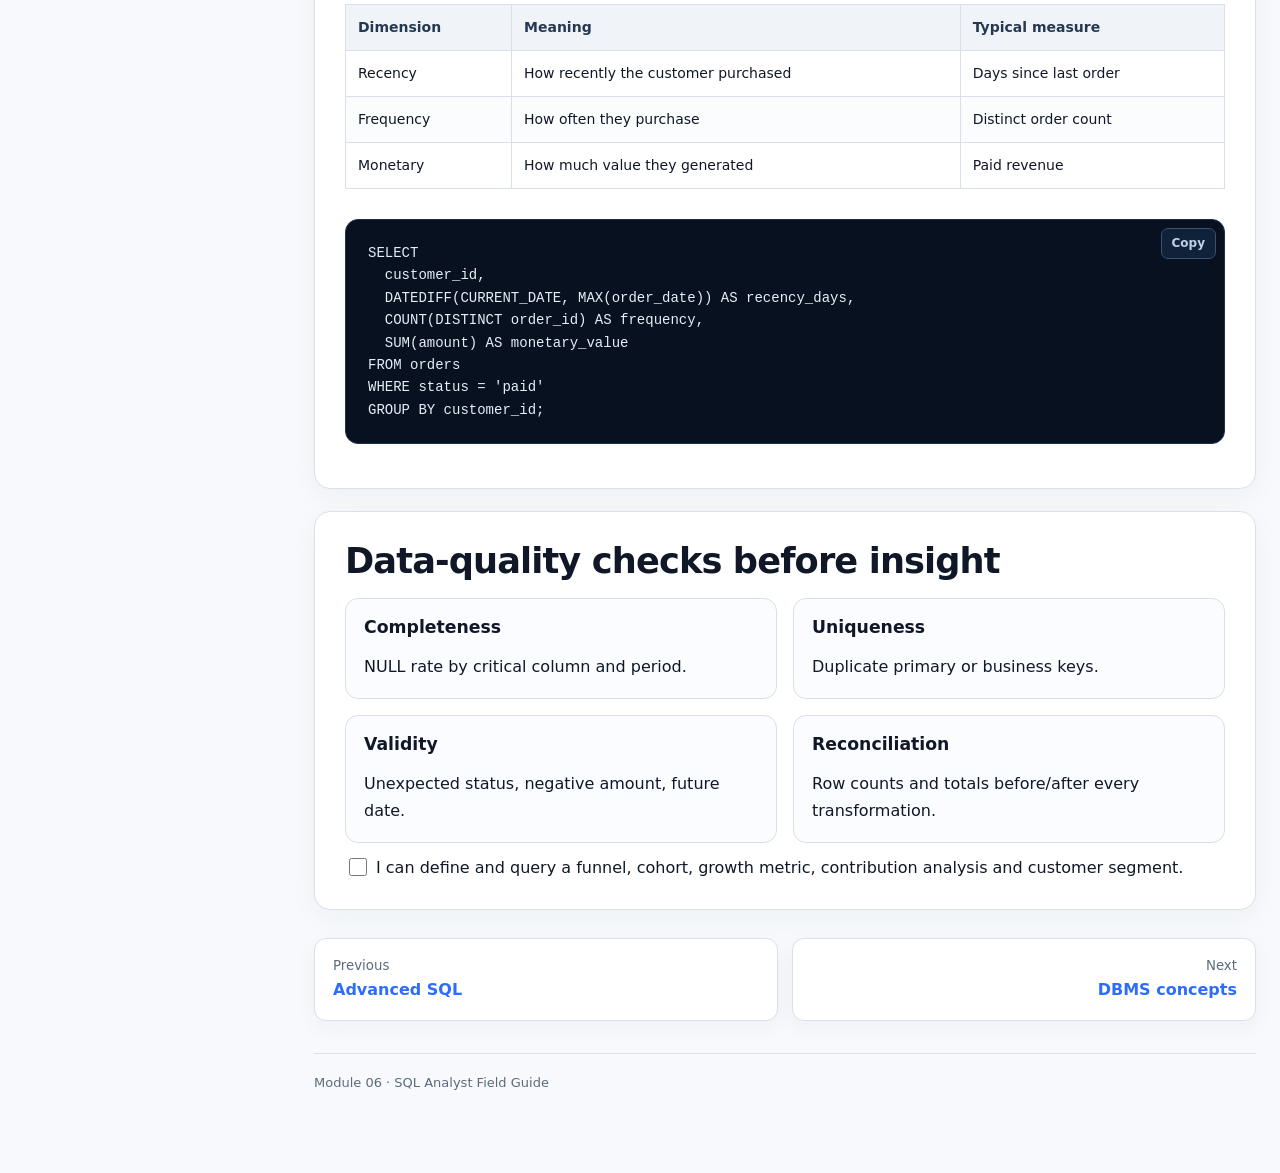
<file: analytics.html>
<!doctype html><html lang="en"><head><meta charset="utf-8"><meta name="viewport" content="width=device-width, initial-scale=1"><title>Analytics Patterns · SQL Analyst Field Guide</title><meta name="description" content="Funnels, cohorts, retention, growth, customer value and business metrics in SQL."><link rel="icon" type="image/svg+xml" href="data:image/svg+xml,%3Csvg xmlns='http://www.w3.org/2000/svg' viewBox='0 0 64 64'%3E%3Crect width='64' height='64' rx='13' fill='%230a1730'/%3E%3Cpath d='M17 18h30M17 32h19M17 46h30' stroke='%2333d6c7' stroke-width='7' stroke-linecap='round'/%3E%3Ccircle cx='44' cy='32' r='5' fill='%23c8f760'/%3E%3C/svg%3E"><link rel="stylesheet" href="styles.css"></head><body><a class="skip-link" href="#main">Skip to content</a><div class="mobile-bar"><strong>SQL Field Guide</strong><button class="menu-button" data-menu-toggle aria-expanded="false" aria-label="Open navigation">☰</button></div><button class="backdrop" data-menu-close aria-label="Close navigation"></button><div class="layout">
<aside class="sidebar" aria-label="Course navigation"><a class="brand" href="index.html"><span class="brand-mark">SQL</span><span><strong>Analyst Field Guide</strong><span>MySQL · DBMS · Interviews</span></span></a><p class="nav-label">Start here</p><ul class="nav-list"><li><a href="index.html">Course map <span class="nav-num">00</span></a></li><li><a href="fundamentals.html">SQL fundamentals <span class="nav-num">01</span></a></li><li><a href="querying.html">Querying data <span class="nav-num">02</span></a></li><li><a href="joins.html">Joins &amp; set logic <span class="nav-num">03</span></a></li><li><a href="aggregation.html">Aggregation <span class="nav-num">04</span></a></li></ul><p class="nav-label">Deep work</p><ul class="nav-list"><li><a href="advanced.html">Advanced SQL <span class="nav-num">05</span></a></li><li><a aria-current="page" href="analytics.html">Analytics patterns <span class="nav-num">06</span></a></li><li><a href="dbms.html">DBMS concepts <span class="nav-num">07</span></a></li><li><a href="mysql.html">MySQL specifics <span class="nav-num">08</span></a></li></ul><p class="nav-label">Interview finish</p><ul class="nav-list"><li><a href="interview.html">Interview bank <span class="nav-num">09</span></a></li><li><a href="sql50.html">SQL 50 tracker <span class="nav-num">10</span></a></li><li><a href="projects.html">Portfolio projects <span class="nav-num">11</span></a></li></ul><div class="progress-card"><div class="progress-row"><span>Core progress</span><strong data-progress-text>0/12</strong></div><div class="progress-track"><div class="progress-bar" data-progress-bar></div></div></div></aside>
<main class="main" id="main"><div class="content"><header class="page-header"><div class="eyebrow">Module 06 · Business analysis</div><h1>Move from query output to business insight.</h1><p class="lede">These reusable patterns translate product, sales, operations, and customer questions into defensible metrics.</p><div class="meta-row"><span class="chip chip--accent">Funnels</span><span class="chip">Cohorts</span><span class="chip">Growth</span><span class="chip">Customer value</span></div></header>
<section class="section"><h2>Metric definition template</h2><div class="grid grid-3"><article class="card"><span class="card-number">01</span><h3>Entity and grain</h3><p>One row per user, order, day, territory, or event?</p></article><article class="card"><span class="card-number">02</span><h3>Population and window</h3><p>Which users qualify, over what date range, in which timezone?</p></article><article class="card"><span class="card-number">03</span><h3>Formula and exclusions</h3><p>Numerator, denominator, cancellations, test users, late records.</p></article></div></section>
<section class="section"><h2>Funnel conversion</h2><pre><code>WITH user_steps AS (
  SELECT
    user_id,
    MIN(CASE WHEN event_name = 'visit' THEN event_time END) AS visited_at,
    MIN(CASE WHEN event_name = 'signup' THEN event_time END) AS signed_up_at,
    MIN(CASE WHEN event_name = 'purchase' THEN event_time END) AS purchased_at
  FROM events
  GROUP BY user_id
)
SELECT
  COUNT(*) AS visitors,
  SUM(signed_up_at IS NOT NULL) AS signups,
  SUM(purchased_at IS NOT NULL) AS purchasers,
  100.0 * SUM(purchased_at IS NOT NULL) / NULLIF(COUNT(*), 0) AS visit_to_purchase_pct
FROM user_steps;</code></pre><p>Define whether steps must occur in order and within a conversion window. The query above captures first occurrence but does not yet enforce sequence.</p></section>
<section class="section"><h2>Cohort retention</h2><pre><code>WITH first_month AS (
  SELECT user_id, DATE_FORMAT(MIN(activity_date), '%Y-%m-01') AS cohort_month
  FROM activity
  GROUP BY user_id
),
monthly_activity AS (
  SELECT DISTINCT user_id, DATE_FORMAT(activity_date, '%Y-%m-01') AS active_month
  FROM activity
)
SELECT
  f.cohort_month,
  TIMESTAMPDIFF(MONTH, f.cohort_month, a.active_month) AS month_number,
  COUNT(DISTINCT a.user_id) AS retained_users
FROM first_month f
JOIN monthly_activity a ON a.user_id = f.user_id
GROUP BY f.cohort_month, month_number;</code></pre><p>Divide each retained count by month-0 cohort size to calculate retention rate.</p></section>
<section class="section"><h2>Period-over-period growth</h2><pre><code>WITH monthly AS (
  SELECT DATE_FORMAT(order_date, '%Y-%m-01') AS month,
         SUM(amount) AS revenue
  FROM orders
  GROUP BY month
),
compared AS (
  SELECT *,
         LAG(revenue) OVER (ORDER BY month) AS previous_revenue
  FROM monthly
)
SELECT *,
       100.0 * (revenue - previous_revenue)
       / NULLIF(previous_revenue, 0) AS mom_growth_pct
FROM compared;</code></pre></section>
<section class="section"><h2>Contribution and Pareto analysis</h2><pre><code>WITH product_revenue AS (
  SELECT product_id, SUM(amount) AS revenue
  FROM order_items
  GROUP BY product_id
)
SELECT
  product_id,
  revenue,
  100.0 * revenue / SUM(revenue) OVER () AS share_pct,
  100.0 * SUM(revenue) OVER (
    ORDER BY revenue DESC
    ROWS BETWEEN UNBOUNDED PRECEDING AND CURRENT ROW
  ) / SUM(revenue) OVER () AS cumulative_share_pct
FROM product_revenue;</code></pre></section>
<section class="section"><h2>RFM customer segmentation</h2><div class="table-scroll"><table><thead><tr><th>Dimension</th><th>Meaning</th><th>Typical measure</th></tr></thead><tbody><tr><td>Recency</td><td>How recently the customer purchased</td><td>Days since last order</td></tr><tr><td>Frequency</td><td>How often they purchase</td><td>Distinct order count</td></tr><tr><td>Monetary</td><td>How much value they generated</td><td>Paid revenue</td></tr></tbody></table></div><pre><code>SELECT
  customer_id,
  DATEDIFF(CURRENT_DATE, MAX(order_date)) AS recency_days,
  COUNT(DISTINCT order_id) AS frequency,
  SUM(amount) AS monetary_value
FROM orders
WHERE status = 'paid'
GROUP BY customer_id;</code></pre></section>
<section class="section"><h2>Data-quality checks before insight</h2><div class="grid grid-2"><article class="card"><h3>Completeness</h3><p>NULL rate by critical column and period.</p></article><article class="card"><h3>Uniqueness</h3><p>Duplicate primary or business keys.</p></article><article class="card"><h3>Validity</h3><p>Unexpected status, negative amount, future date.</p></article><article class="card"><h3>Reconciliation</h3><p>Row counts and totals before/after every transformation.</p></article></div><ul class="checklist"><li><label><input type="checkbox" data-key="analytics"><span>I can define and query a funnel, cohort, growth metric, contribution analysis and customer segment.</span></label></li></ul></section>
<nav class="pager"><a href="advanced.html"><small>Previous</small><strong>Advanced SQL</strong></a><a href="dbms.html"><small>Next</small><strong>DBMS concepts</strong></a></nav><footer class="footer">Module 06 · SQL Analyst Field Guide</footer></div></main></div><script src="app.js"></script></body></html>
</file>
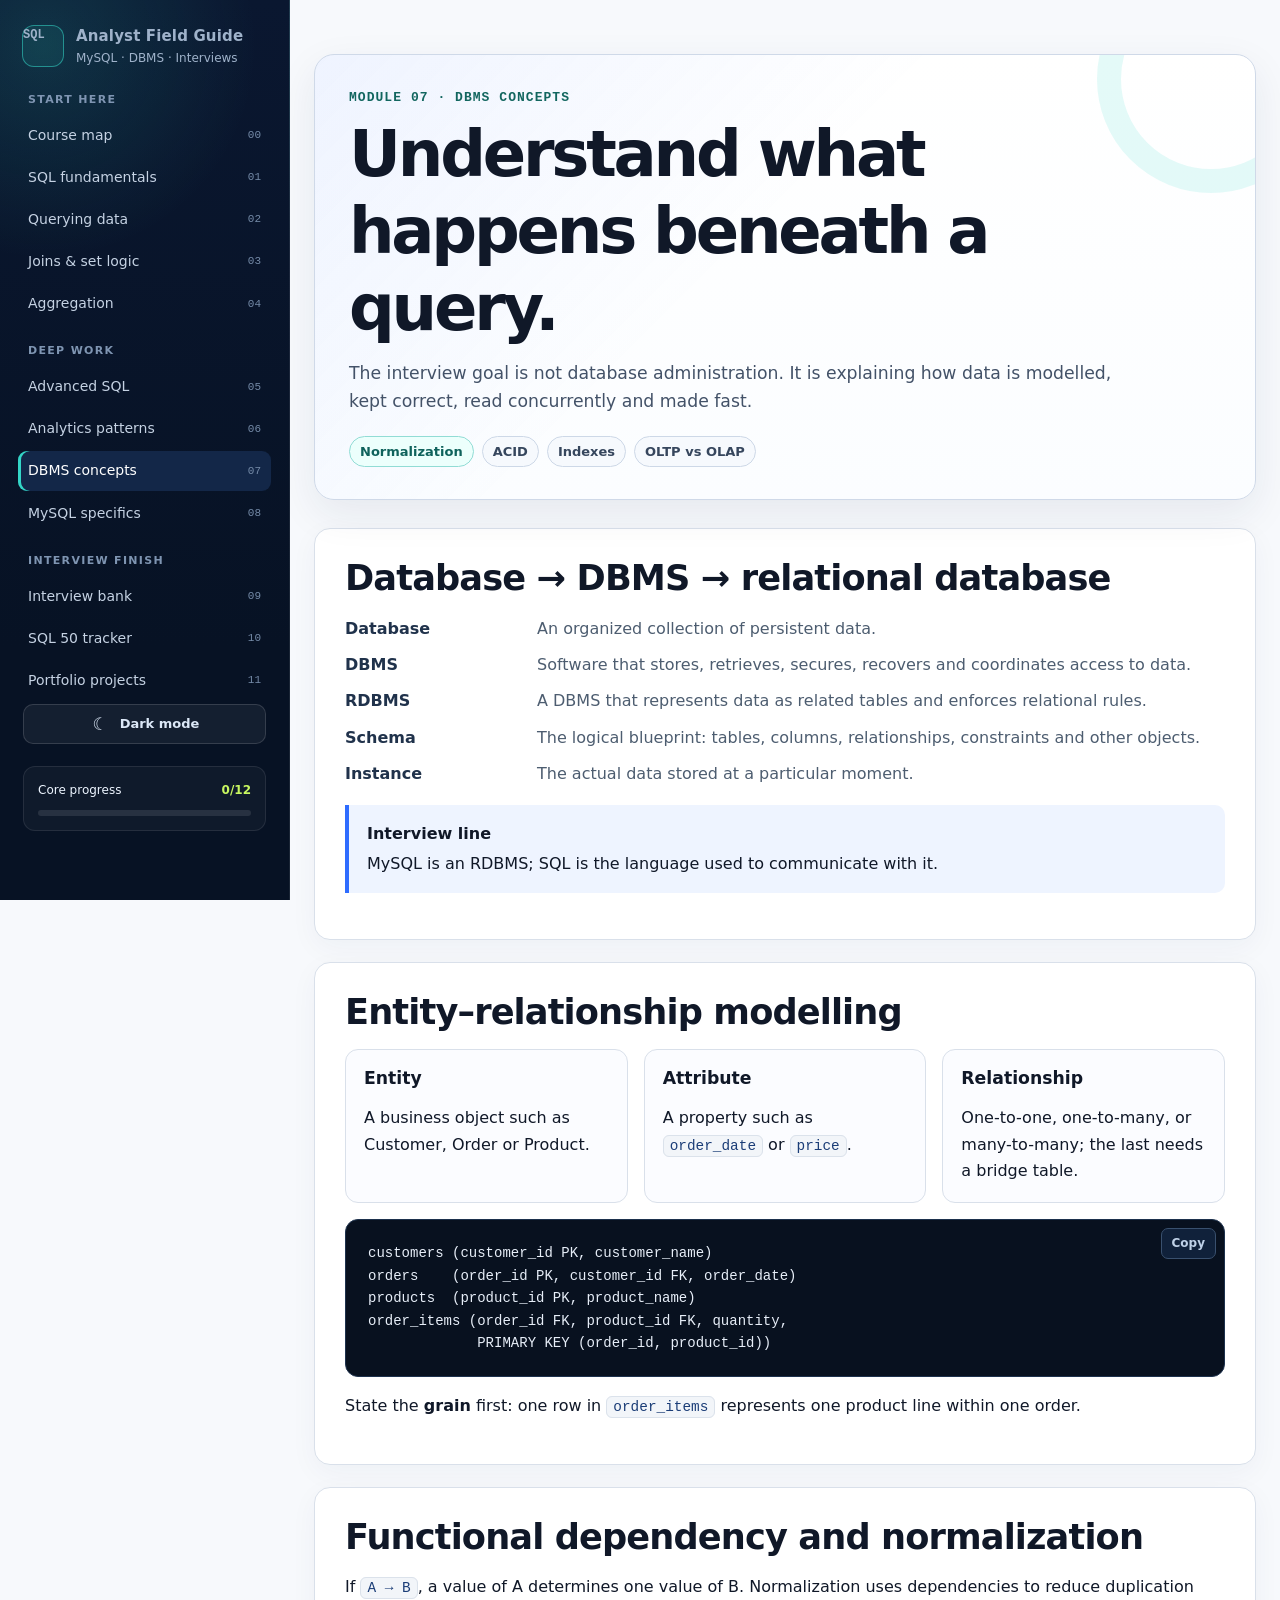
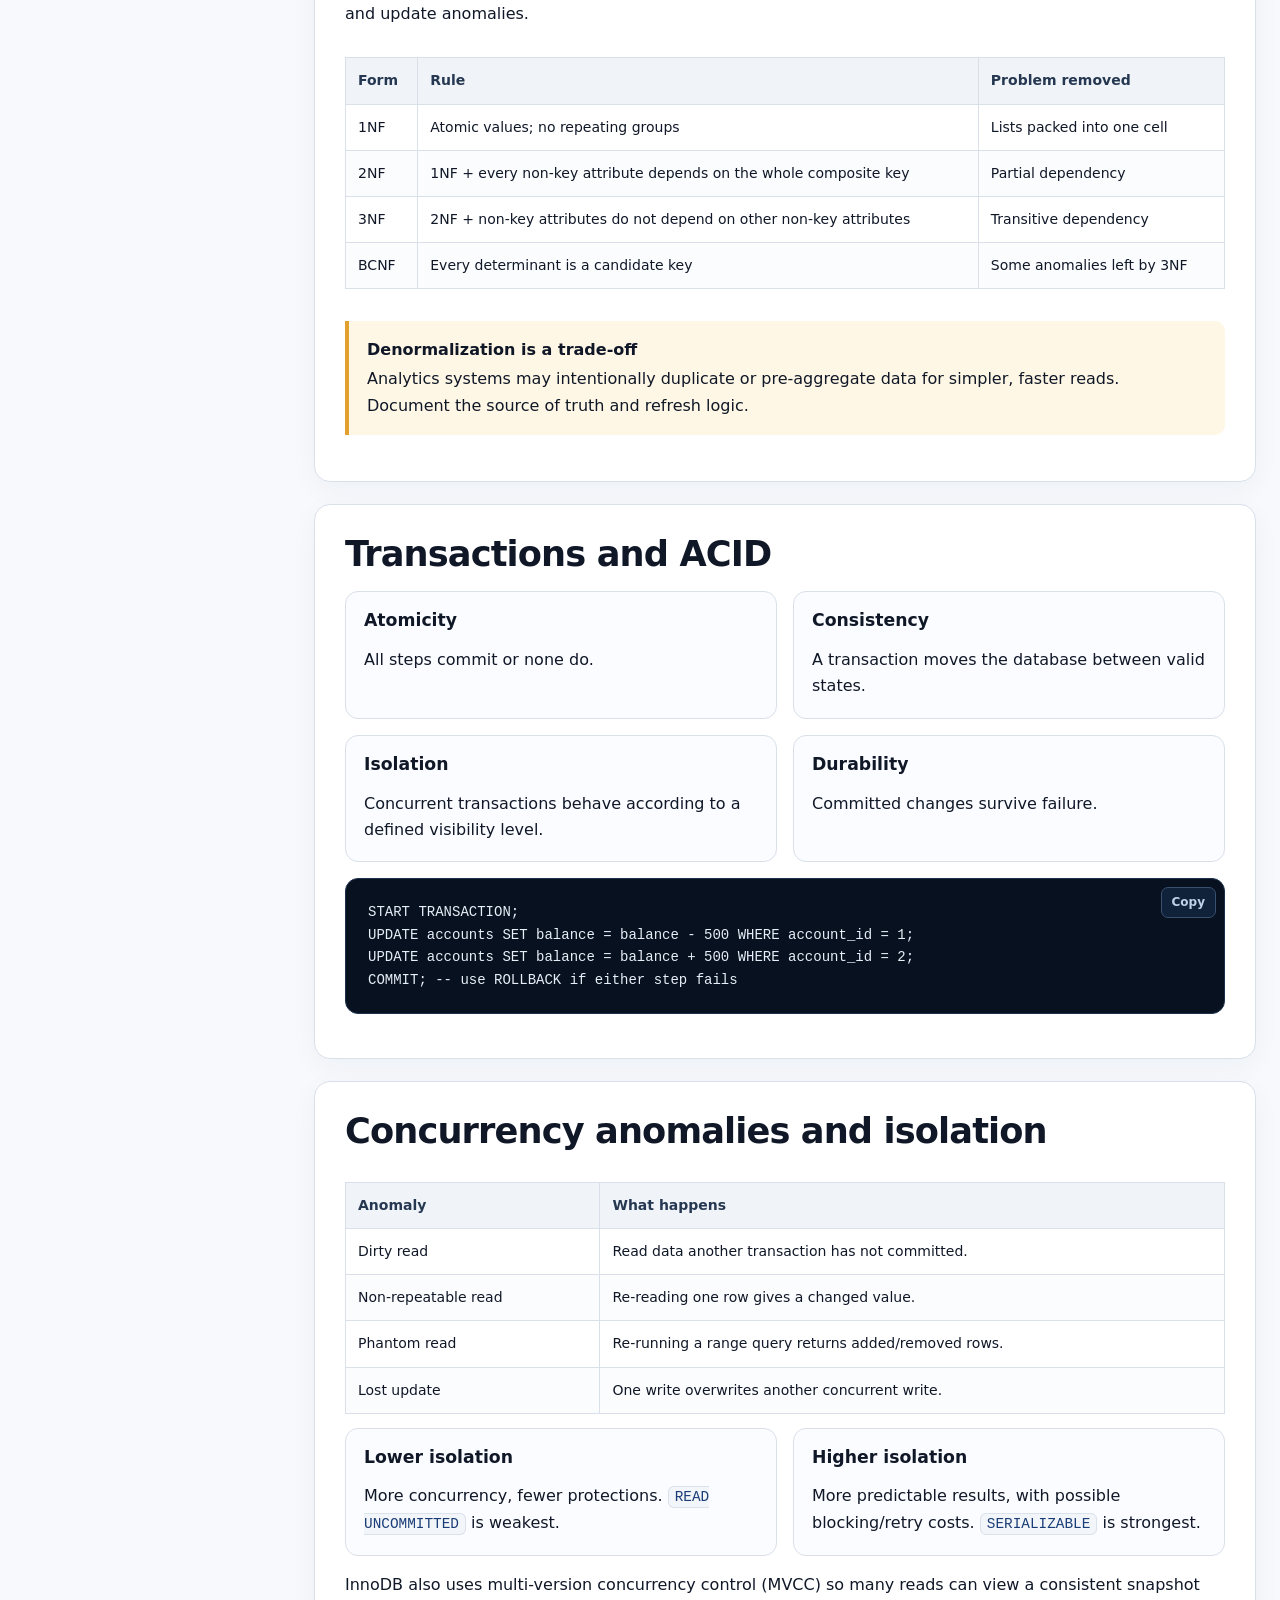
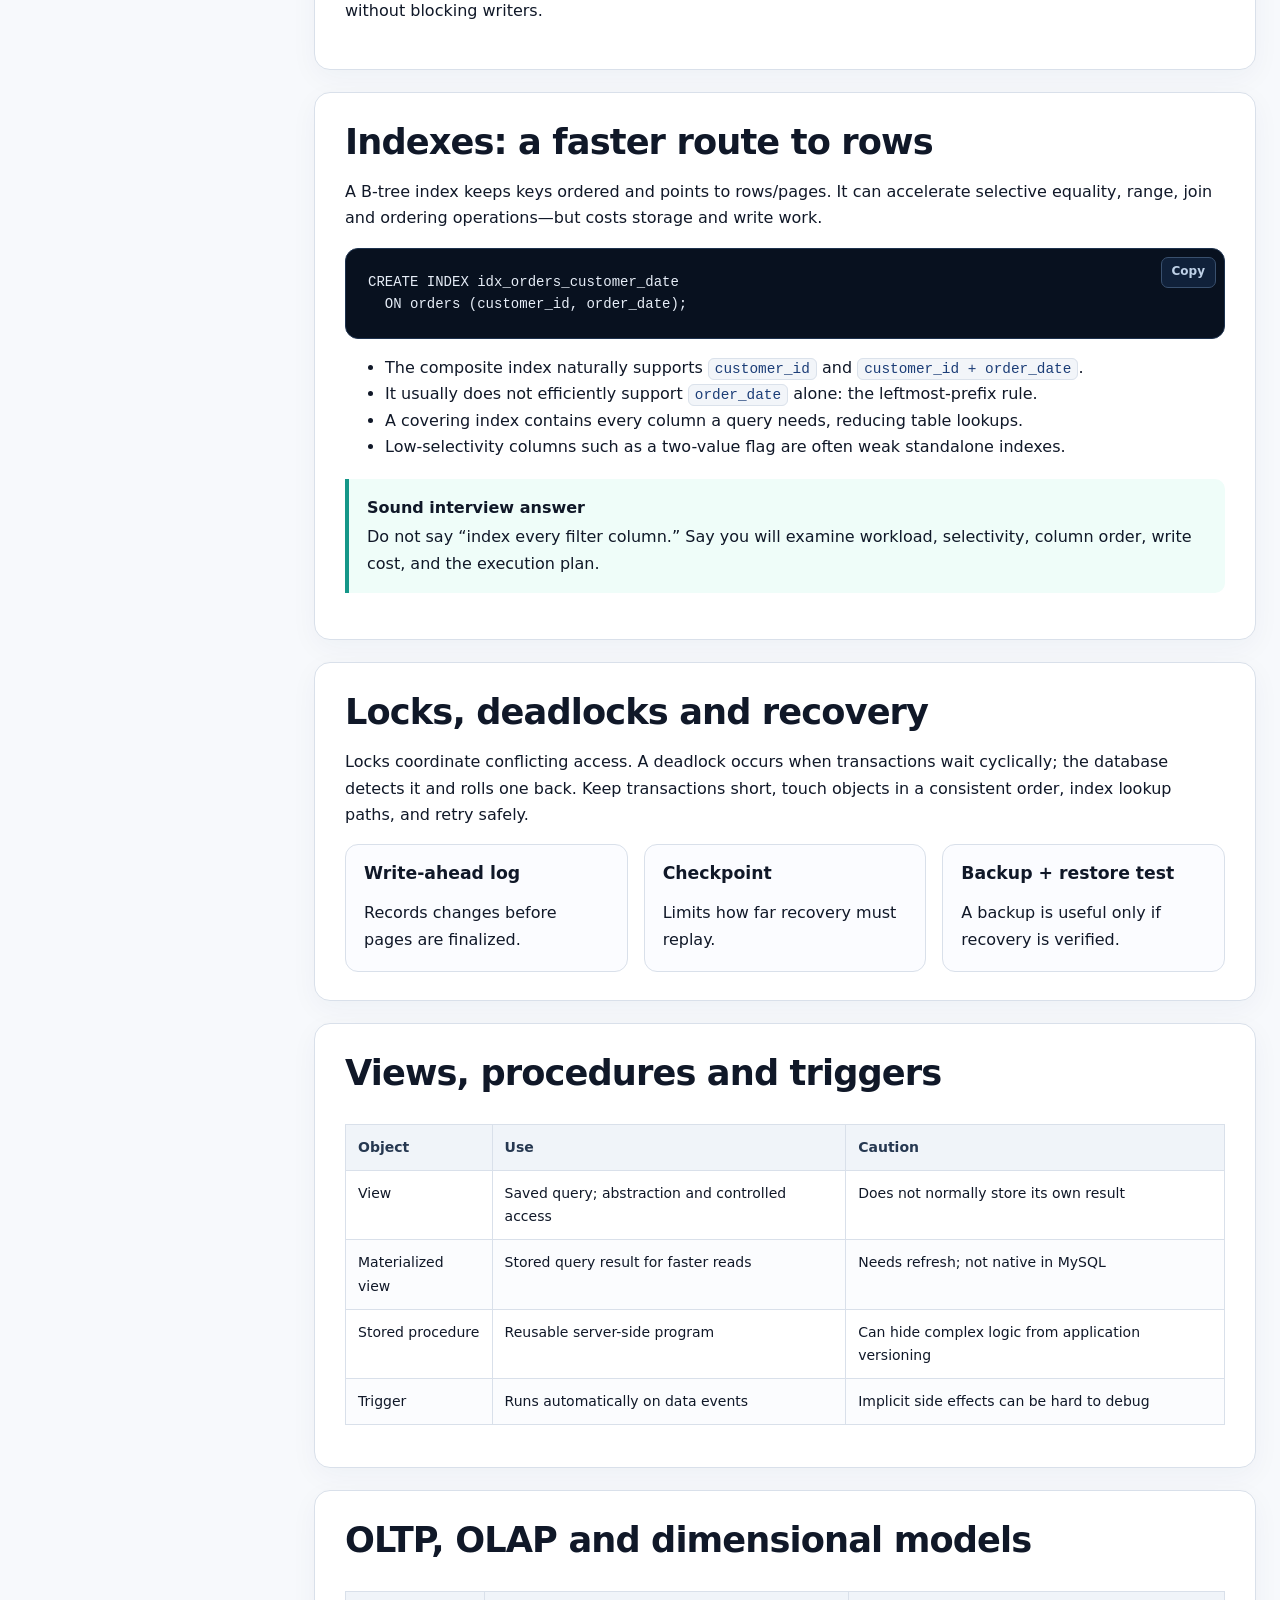
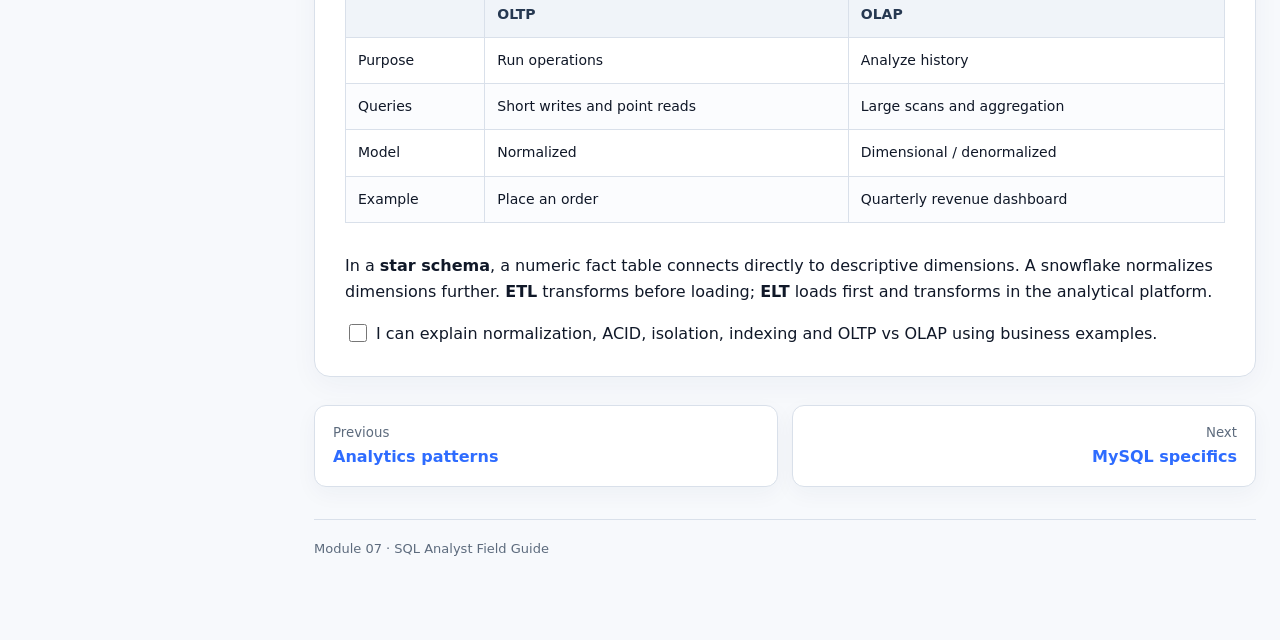
<file: dbms.html>
<!doctype html><html lang="en"><head><meta charset="utf-8"><meta name="viewport" content="width=device-width, initial-scale=1"><title>DBMS Concepts · SQL Analyst Field Guide</title><meta name="description" content="Database design, normalization, ACID, isolation, indexes, transactions and analytics architecture for interviews."><link rel="icon" type="image/svg+xml" href="data:image/svg+xml,%3Csvg xmlns='http://www.w3.org/2000/svg' viewBox='0 0 64 64'%3E%3Crect width='64' height='64' rx='13' fill='%230a1730'/%3E%3Cpath d='M17 18h30M17 32h19M17 46h30' stroke='%2333d6c7' stroke-width='7' stroke-linecap='round'/%3E%3Ccircle cx='44' cy='32' r='5' fill='%23c8f760'/%3E%3C/svg%3E"><link rel="stylesheet" href="styles.css"></head><body><a class="skip-link" href="#main">Skip to content</a><div class="mobile-bar"><strong>SQL Field Guide</strong><button class="menu-button" data-menu-toggle aria-expanded="false" aria-label="Open navigation">☰</button></div><button class="backdrop" data-menu-close aria-label="Close navigation"></button><div class="layout">
<aside class="sidebar" aria-label="Course navigation"><a class="brand" href="index.html"><span class="brand-mark">SQL</span><span><strong>Analyst Field Guide</strong><span>MySQL · DBMS · Interviews</span></span></a><p class="nav-label">Start here</p><ul class="nav-list"><li><a href="index.html">Course map <span class="nav-num">00</span></a></li><li><a href="fundamentals.html">SQL fundamentals <span class="nav-num">01</span></a></li><li><a href="querying.html">Querying data <span class="nav-num">02</span></a></li><li><a href="joins.html">Joins &amp; set logic <span class="nav-num">03</span></a></li><li><a href="aggregation.html">Aggregation <span class="nav-num">04</span></a></li></ul><p class="nav-label">Deep work</p><ul class="nav-list"><li><a href="advanced.html">Advanced SQL <span class="nav-num">05</span></a></li><li><a href="analytics.html">Analytics patterns <span class="nav-num">06</span></a></li><li><a aria-current="page" href="dbms.html">DBMS concepts <span class="nav-num">07</span></a></li><li><a href="mysql.html">MySQL specifics <span class="nav-num">08</span></a></li></ul><p class="nav-label">Interview finish</p><ul class="nav-list"><li><a href="interview.html">Interview bank <span class="nav-num">09</span></a></li><li><a href="sql50.html">SQL 50 tracker <span class="nav-num">10</span></a></li><li><a href="projects.html">Portfolio projects <span class="nav-num">11</span></a></li></ul><div class="progress-card"><div class="progress-row"><span>Core progress</span><strong data-progress-text>0/12</strong></div><div class="progress-track"><div class="progress-bar" data-progress-bar></div></div></div></aside>
<main class="main" id="main"><div class="content"><header class="page-header"><div class="eyebrow">Module 07 · DBMS Concepts</div><h1>Understand what happens beneath a query.</h1><p class="lede">The interview goal is not database administration. It is explaining how data is modelled, kept correct, read concurrently and made fast.</p><div class="meta-row"><span class="chip chip--accent">Normalization</span><span class="chip">ACID</span><span class="chip">Indexes</span><span class="chip">OLTP vs OLAP</span></div></header>
<section class="section"><h2>Database → DBMS → relational database</h2><dl class="definition"><dt>Database</dt><dd>An organized collection of persistent data.</dd><dt>DBMS</dt><dd>Software that stores, retrieves, secures, recovers and coordinates access to data.</dd><dt>RDBMS</dt><dd>A DBMS that represents data as related tables and enforces relational rules.</dd><dt>Schema</dt><dd>The logical blueprint: tables, columns, relationships, constraints and other objects.</dd><dt>Instance</dt><dd>The actual data stored at a particular moment.</dd></dl><div class="callout"><strong>Interview line</strong>MySQL is an RDBMS; SQL is the language used to communicate with it.</div></section>
<section class="section"><h2>Entity–relationship modelling</h2><div class="grid grid-3"><article class="card"><h3>Entity</h3><p>A business object such as Customer, Order or Product.</p></article><article class="card"><h3>Attribute</h3><p>A property such as <code>order_date</code> or <code>price</code>.</p></article><article class="card"><h3>Relationship</h3><p>One-to-one, one-to-many, or many-to-many; the last needs a bridge table.</p></article></div><pre><code>customers (customer_id PK, customer_name)
orders    (order_id PK, customer_id FK, order_date)
products  (product_id PK, product_name)
order_items (order_id FK, product_id FK, quantity,
             PRIMARY KEY (order_id, product_id))</code></pre><p>State the <strong>grain</strong> first: one row in <code>order_items</code> represents one product line within one order.</p></section>
<section class="section"><h2>Functional dependency and normalization</h2><p>If <code>A → B</code>, a value of A determines one value of B. Normalization uses dependencies to reduce duplication and update anomalies.</p><div class="table-scroll"><table><thead><tr><th>Form</th><th>Rule</th><th>Problem removed</th></tr></thead><tbody><tr><td>1NF</td><td>Atomic values; no repeating groups</td><td>Lists packed into one cell</td></tr><tr><td>2NF</td><td>1NF + every non-key attribute depends on the whole composite key</td><td>Partial dependency</td></tr><tr><td>3NF</td><td>2NF + non-key attributes do not depend on other non-key attributes</td><td>Transitive dependency</td></tr><tr><td>BCNF</td><td>Every determinant is a candidate key</td><td>Some anomalies left by 3NF</td></tr></tbody></table></div><div class="callout callout--warn"><strong>Denormalization is a trade-off</strong>Analytics systems may intentionally duplicate or pre-aggregate data for simpler, faster reads. Document the source of truth and refresh logic.</div></section>
<section class="section"><h2>Transactions and ACID</h2><div class="grid grid-2"><article class="card"><h3>Atomicity</h3><p>All steps commit or none do.</p></article><article class="card"><h3>Consistency</h3><p>A transaction moves the database between valid states.</p></article><article class="card"><h3>Isolation</h3><p>Concurrent transactions behave according to a defined visibility level.</p></article><article class="card"><h3>Durability</h3><p>Committed changes survive failure.</p></article></div><pre><code>START TRANSACTION;
UPDATE accounts SET balance = balance - 500 WHERE account_id = 1;
UPDATE accounts SET balance = balance + 500 WHERE account_id = 2;
COMMIT; -- use ROLLBACK if either step fails</code></pre></section>
<section class="section"><h2>Concurrency anomalies and isolation</h2><div class="table-scroll"><table><thead><tr><th>Anomaly</th><th>What happens</th></tr></thead><tbody><tr><td>Dirty read</td><td>Read data another transaction has not committed.</td></tr><tr><td>Non-repeatable read</td><td>Re-reading one row gives a changed value.</td></tr><tr><td>Phantom read</td><td>Re-running a range query returns added/removed rows.</td></tr><tr><td>Lost update</td><td>One write overwrites another concurrent write.</td></tr></tbody></table></div><div class="grid grid-2"><article class="card"><h3>Lower isolation</h3><p>More concurrency, fewer protections. <code>READ UNCOMMITTED</code> is weakest.</p></article><article class="card"><h3>Higher isolation</h3><p>More predictable results, with possible blocking/retry costs. <code>SERIALIZABLE</code> is strongest.</p></article></div><p>InnoDB also uses multi-version concurrency control (MVCC) so many reads can view a consistent snapshot without blocking writers.</p></section>
<section class="section"><h2>Indexes: a faster route to rows</h2><p>A B-tree index keeps keys ordered and points to rows/pages. It can accelerate selective equality, range, join and ordering operations—but costs storage and write work.</p><pre><code>CREATE INDEX idx_orders_customer_date
  ON orders (customer_id, order_date);</code></pre><ul><li>The composite index naturally supports <code>customer_id</code> and <code>customer_id + order_date</code>.</li><li>It usually does not efficiently support <code>order_date</code> alone: the leftmost-prefix rule.</li><li>A covering index contains every column a query needs, reducing table lookups.</li><li>Low-selectivity columns such as a two-value flag are often weak standalone indexes.</li></ul><div class="callout callout--success"><strong>Sound interview answer</strong>Do not say “index every filter column.” Say you will examine workload, selectivity, column order, write cost, and the execution plan.</div></section>
<section class="section"><h2>Locks, deadlocks and recovery</h2><p>Locks coordinate conflicting access. A deadlock occurs when transactions wait cyclically; the database detects it and rolls one back. Keep transactions short, touch objects in a consistent order, index lookup paths, and retry safely.</p><div class="grid grid-3"><article class="card"><h3>Write-ahead log</h3><p>Records changes before pages are finalized.</p></article><article class="card"><h3>Checkpoint</h3><p>Limits how far recovery must replay.</p></article><article class="card"><h3>Backup + restore test</h3><p>A backup is useful only if recovery is verified.</p></article></div></section>
<section class="section"><h2>Views, procedures and triggers</h2><div class="table-scroll"><table><thead><tr><th>Object</th><th>Use</th><th>Caution</th></tr></thead><tbody><tr><td>View</td><td>Saved query; abstraction and controlled access</td><td>Does not normally store its own result</td></tr><tr><td>Materialized view</td><td>Stored query result for faster reads</td><td>Needs refresh; not native in MySQL</td></tr><tr><td>Stored procedure</td><td>Reusable server-side program</td><td>Can hide complex logic from application versioning</td></tr><tr><td>Trigger</td><td>Runs automatically on data events</td><td>Implicit side effects can be hard to debug</td></tr></tbody></table></div></section>
<section class="section"><h2>OLTP, OLAP and dimensional models</h2><div class="table-scroll"><table><thead><tr><th></th><th>OLTP</th><th>OLAP</th></tr></thead><tbody><tr><td>Purpose</td><td>Run operations</td><td>Analyze history</td></tr><tr><td>Queries</td><td>Short writes and point reads</td><td>Large scans and aggregation</td></tr><tr><td>Model</td><td>Normalized</td><td>Dimensional / denormalized</td></tr><tr><td>Example</td><td>Place an order</td><td>Quarterly revenue dashboard</td></tr></tbody></table></div><p>In a <strong>star schema</strong>, a numeric fact table connects directly to descriptive dimensions. A snowflake normalizes dimensions further. <strong>ETL</strong> transforms before loading; <strong>ELT</strong> loads first and transforms in the analytical platform.</p><ul class="checklist"><li><label><input type="checkbox" data-key="dbms"><span>I can explain normalization, ACID, isolation, indexing and OLTP vs OLAP using business examples.</span></label></li></ul></section>
<nav class="pager"><a href="analytics.html"><small>Previous</small><strong>Analytics patterns</strong></a><a href="mysql.html"><small>Next</small><strong>MySQL specifics</strong></a></nav><footer class="footer">Module 07 · SQL Analyst Field Guide</footer></div></main></div><script src="app.js"></script></body></html>
</file>
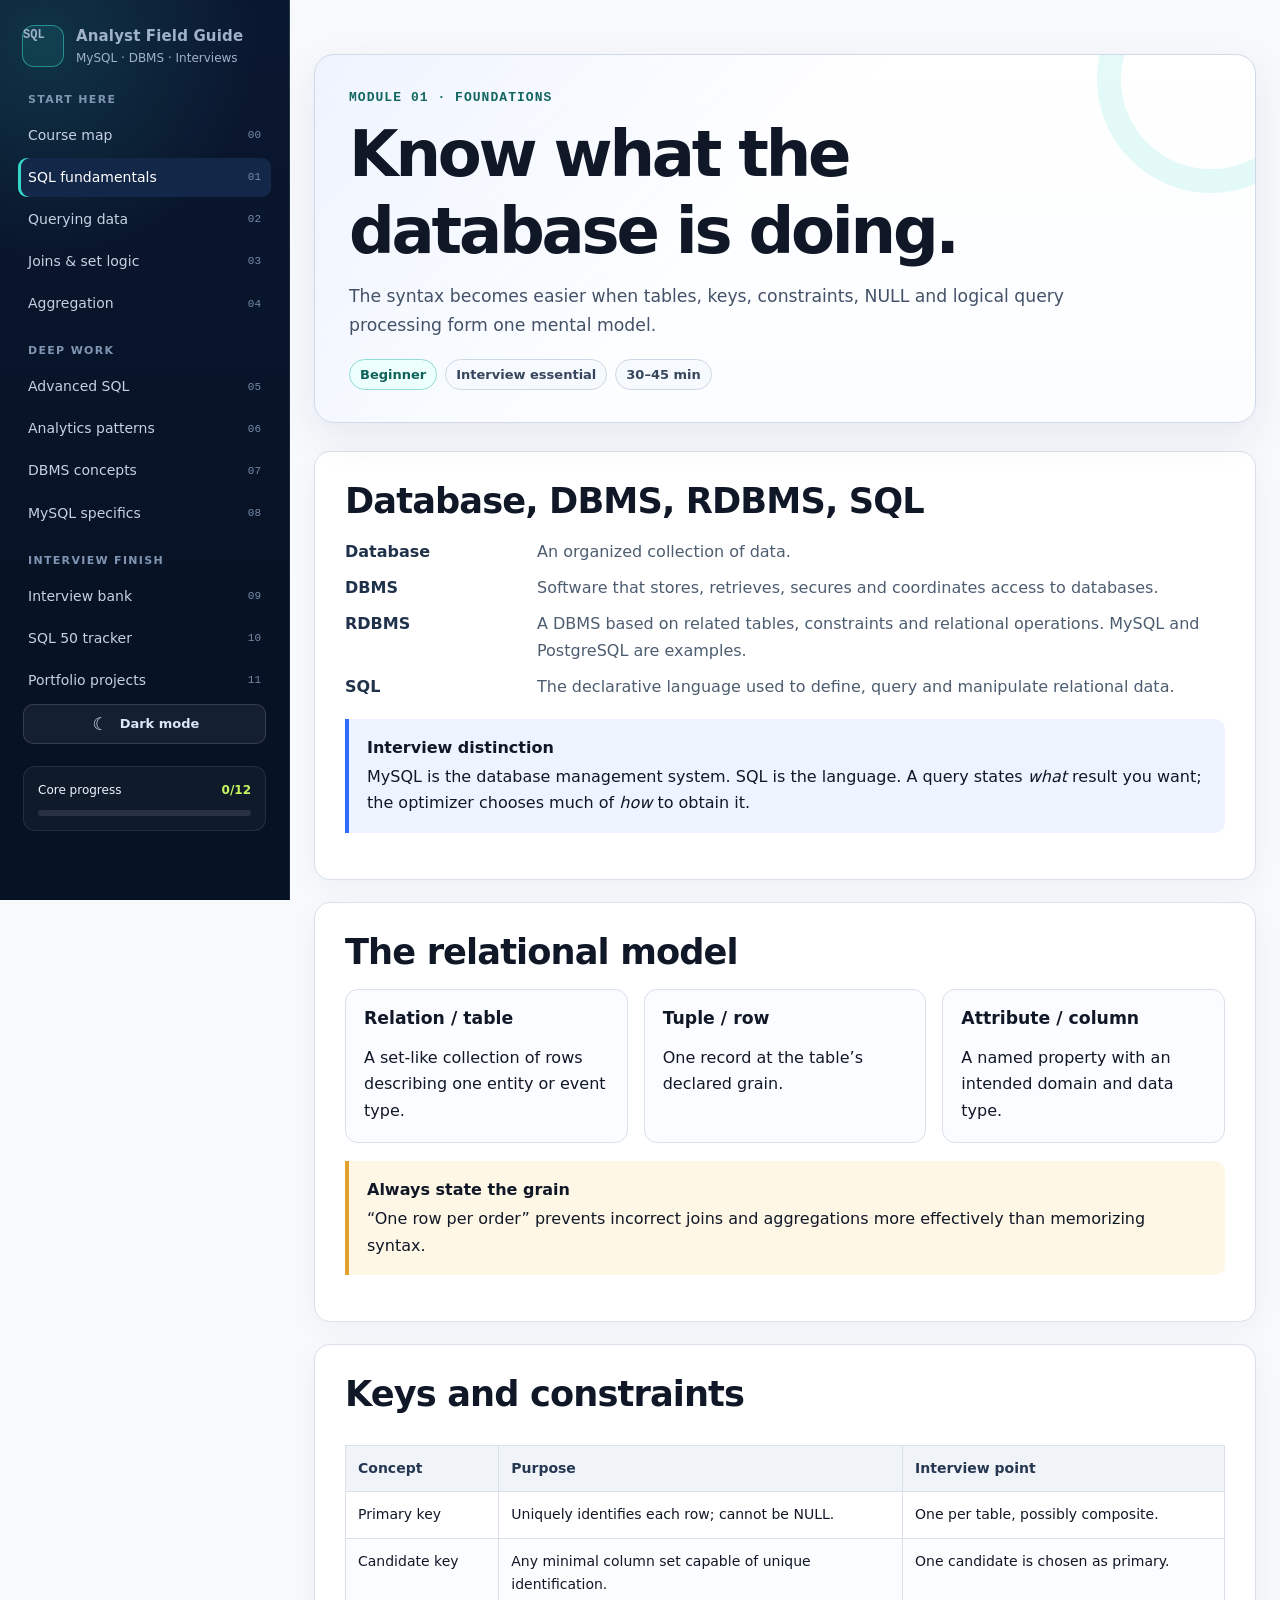
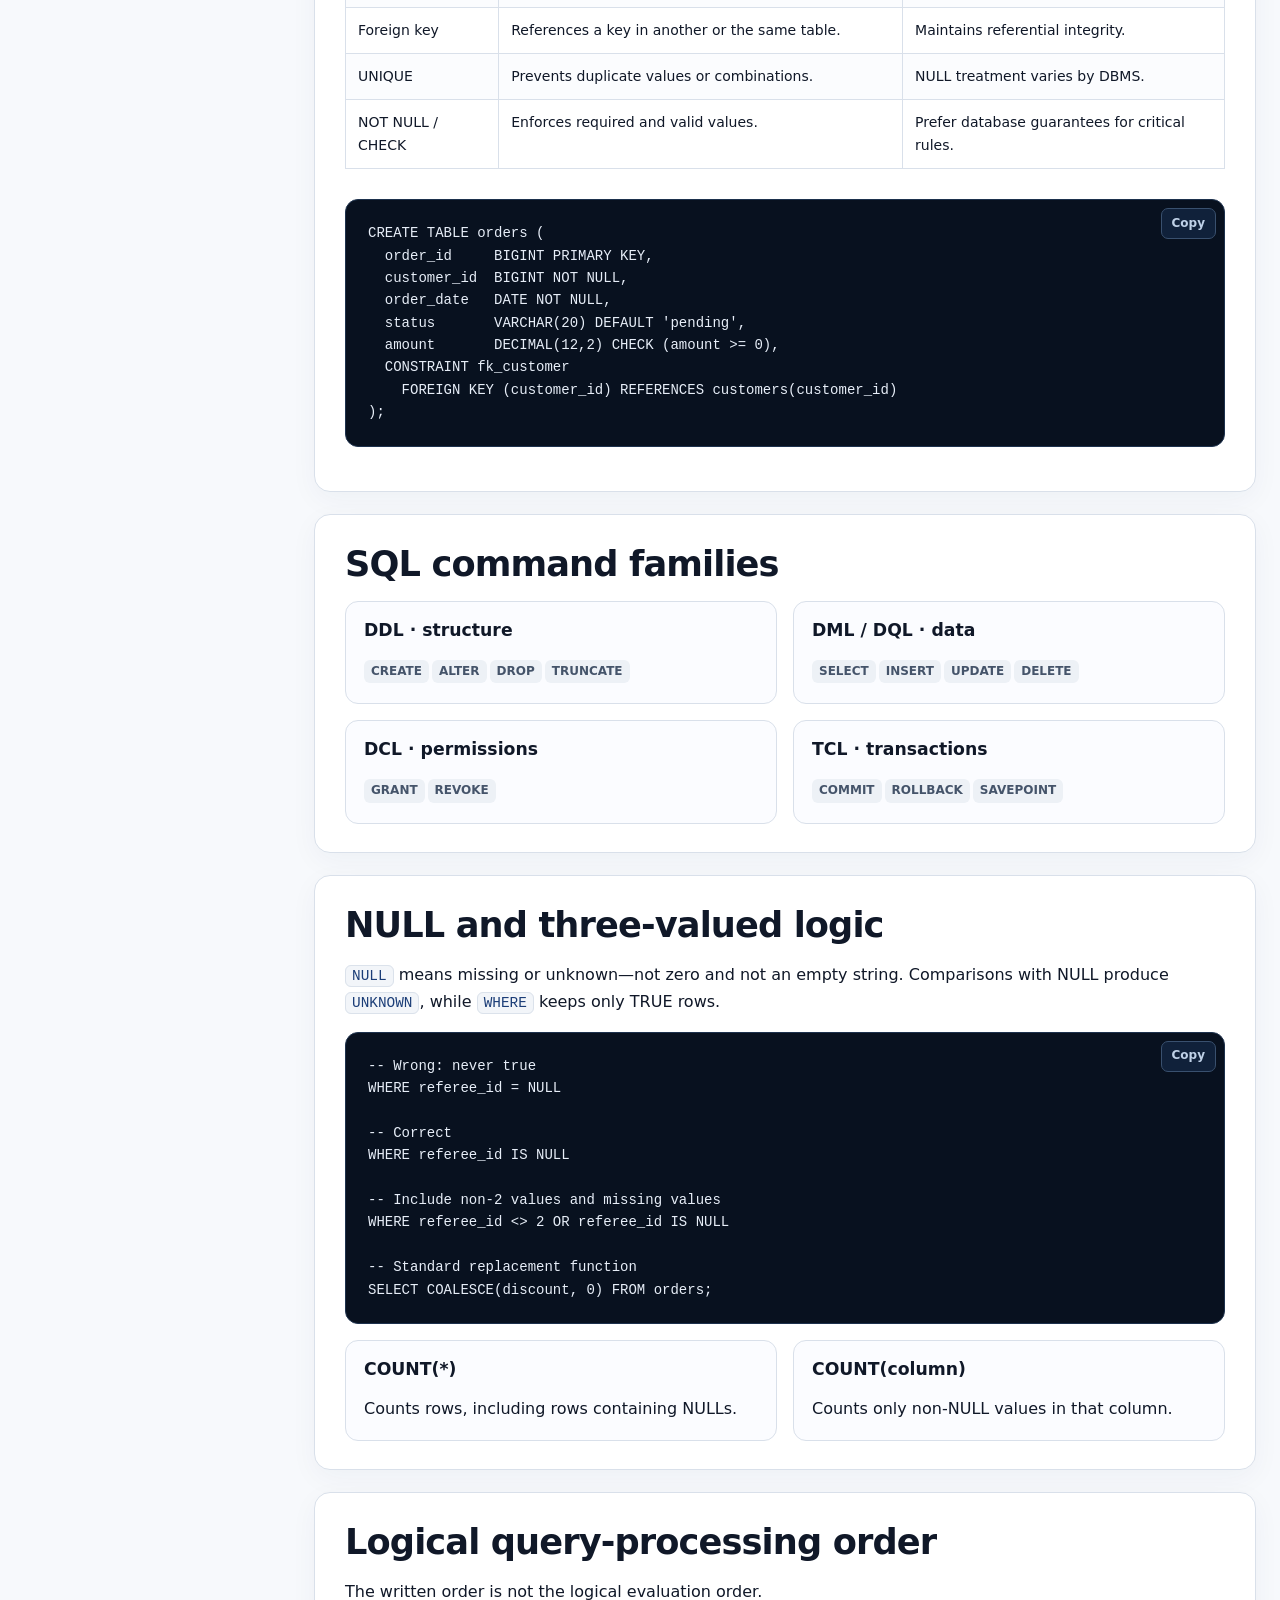
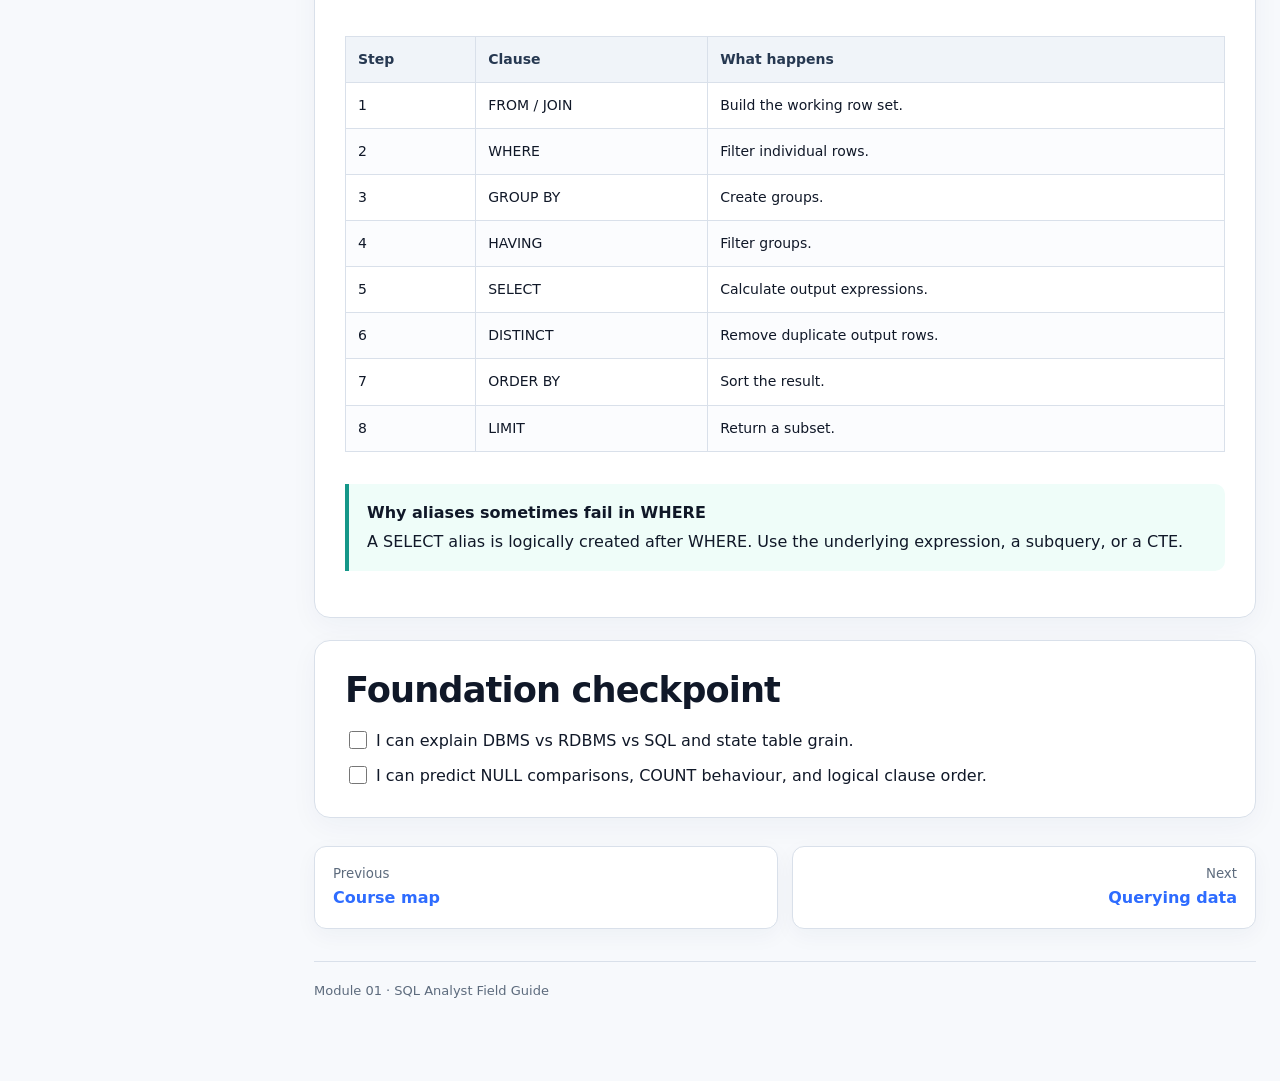
<file: fundamentals.html>
<!doctype html>
<html lang="en">
<head><meta charset="utf-8"><meta name="viewport" content="width=device-width, initial-scale=1"><title>SQL Fundamentals · SQL Analyst Field Guide</title><meta name="description" content="Relational databases, SQL, keys, constraints, NULL and execution order explained for interviews."><link rel="icon" type="image/svg+xml" href="data:image/svg+xml,%3Csvg xmlns='http://www.w3.org/2000/svg' viewBox='0 0 64 64'%3E%3Crect width='64' height='64' rx='13' fill='%230a1730'/%3E%3Cpath d='M17 18h30M17 32h19M17 46h30' stroke='%2333d6c7' stroke-width='7' stroke-linecap='round'/%3E%3Ccircle cx='44' cy='32' r='5' fill='%23c8f760'/%3E%3C/svg%3E"><link rel="stylesheet" href="styles.css"></head>
<body><a class="skip-link" href="#main">Skip to content</a><div class="mobile-bar"><strong>SQL Field Guide</strong><button class="menu-button" data-menu-toggle aria-expanded="false" aria-label="Open navigation">☰</button></div><button class="backdrop" data-menu-close aria-label="Close navigation"></button><div class="layout">
<aside class="sidebar" aria-label="Course navigation"><a class="brand" href="index.html"><span class="brand-mark">SQL</span><span><strong>Analyst Field Guide</strong><span>MySQL · DBMS · Interviews</span></span></a><p class="nav-label">Start here</p><ul class="nav-list"><li><a href="index.html">Course map <span class="nav-num">00</span></a></li><li><a aria-current="page" href="fundamentals.html">SQL fundamentals <span class="nav-num">01</span></a></li><li><a href="querying.html">Querying data <span class="nav-num">02</span></a></li><li><a href="joins.html">Joins &amp; set logic <span class="nav-num">03</span></a></li><li><a href="aggregation.html">Aggregation <span class="nav-num">04</span></a></li></ul><p class="nav-label">Deep work</p><ul class="nav-list"><li><a href="advanced.html">Advanced SQL <span class="nav-num">05</span></a></li><li><a href="analytics.html">Analytics patterns <span class="nav-num">06</span></a></li><li><a href="dbms.html">DBMS concepts <span class="nav-num">07</span></a></li><li><a href="mysql.html">MySQL specifics <span class="nav-num">08</span></a></li></ul><p class="nav-label">Interview finish</p><ul class="nav-list"><li><a href="interview.html">Interview bank <span class="nav-num">09</span></a></li><li><a href="sql50.html">SQL 50 tracker <span class="nav-num">10</span></a></li><li><a href="projects.html">Portfolio projects <span class="nav-num">11</span></a></li></ul><div class="progress-card"><div class="progress-row"><span>Core progress</span><strong data-progress-text>0/12</strong></div><div class="progress-track"><div class="progress-bar" data-progress-bar></div></div></div></aside>
<main class="main" id="main"><div class="content"><header class="page-header"><div class="eyebrow">Module 01 · Foundations</div><h1>Know what the database is doing.</h1><p class="lede">The syntax becomes easier when tables, keys, constraints, NULL and logical query processing form one mental model.</p><div class="meta-row"><span class="chip chip--accent">Beginner</span><span class="chip">Interview essential</span><span class="chip">30–45 min</span></div></header>
<section class="section" id="relational"><h2>Database, DBMS, RDBMS, SQL</h2><dl class="definition"><dt>Database</dt><dd>An organized collection of data.</dd><dt>DBMS</dt><dd>Software that stores, retrieves, secures and coordinates access to databases.</dd><dt>RDBMS</dt><dd>A DBMS based on related tables, constraints and relational operations. MySQL and PostgreSQL are examples.</dd><dt>SQL</dt><dd>The declarative language used to define, query and manipulate relational data.</dd></dl><div class="callout"><strong>Interview distinction</strong>MySQL is the database management system. SQL is the language. A query states <em>what</em> result you want; the optimizer chooses much of <em>how</em> to obtain it.</div></section>
<section class="section" id="model"><h2>The relational model</h2><div class="grid grid-3"><article class="card"><h3>Relation / table</h3><p>A set-like collection of rows describing one entity or event type.</p></article><article class="card"><h3>Tuple / row</h3><p>One record at the table’s declared grain.</p></article><article class="card"><h3>Attribute / column</h3><p>A named property with an intended domain and data type.</p></article></div><div class="callout callout--warn"><strong>Always state the grain</strong>“One row per order” prevents incorrect joins and aggregations more effectively than memorizing syntax.</div></section>
<section class="section" id="keys"><h2>Keys and constraints</h2><div class="table-scroll"><table><thead><tr><th>Concept</th><th>Purpose</th><th>Interview point</th></tr></thead><tbody><tr><td>Primary key</td><td>Uniquely identifies each row; cannot be NULL.</td><td>One per table, possibly composite.</td></tr><tr><td>Candidate key</td><td>Any minimal column set capable of unique identification.</td><td>One candidate is chosen as primary.</td></tr><tr><td>Foreign key</td><td>References a key in another or the same table.</td><td>Maintains referential integrity.</td></tr><tr><td>UNIQUE</td><td>Prevents duplicate values or combinations.</td><td>NULL treatment varies by DBMS.</td></tr><tr><td>NOT NULL / CHECK</td><td>Enforces required and valid values.</td><td>Prefer database guarantees for critical rules.</td></tr></tbody></table></div>
<pre><code>CREATE TABLE orders (
  order_id     BIGINT PRIMARY KEY,
  customer_id  BIGINT NOT NULL,
  order_date   DATE NOT NULL,
  status       VARCHAR(20) DEFAULT 'pending',
  amount       DECIMAL(12,2) CHECK (amount &gt;= 0),
  CONSTRAINT fk_customer
    FOREIGN KEY (customer_id) REFERENCES customers(customer_id)
);</code></pre></section>
<section class="section" id="command-families"><h2>SQL command families</h2><div class="grid grid-2"><article class="card"><h3>DDL · structure</h3><p><span class="tag">CREATE</span><span class="tag">ALTER</span><span class="tag">DROP</span><span class="tag">TRUNCATE</span></p></article><article class="card"><h3>DML / DQL · data</h3><p><span class="tag">SELECT</span><span class="tag">INSERT</span><span class="tag">UPDATE</span><span class="tag">DELETE</span></p></article><article class="card"><h3>DCL · permissions</h3><p><span class="tag">GRANT</span><span class="tag">REVOKE</span></p></article><article class="card"><h3>TCL · transactions</h3><p><span class="tag">COMMIT</span><span class="tag">ROLLBACK</span><span class="tag">SAVEPOINT</span></p></article></div></section>
<section class="section" id="null"><h2>NULL and three-valued logic</h2><p><code>NULL</code> means missing or unknown—not zero and not an empty string. Comparisons with NULL produce <code>UNKNOWN</code>, while <code>WHERE</code> keeps only TRUE rows.</p>
<pre><code>-- Wrong: never true
WHERE referee_id = NULL

-- Correct
WHERE referee_id IS NULL

-- Include non-2 values and missing values
WHERE referee_id &lt;&gt; 2 OR referee_id IS NULL

-- Standard replacement function
SELECT COALESCE(discount, 0) FROM orders;</code></pre><div class="grid grid-2"><article class="card"><h3>COUNT(*)</h3><p>Counts rows, including rows containing NULLs.</p></article><article class="card"><h3>COUNT(column)</h3><p>Counts only non-NULL values in that column.</p></article></div></section>
<section class="section" id="order"><h2>Logical query-processing order</h2><p>The written order is not the logical evaluation order.</p><div class="table-scroll"><table><thead><tr><th>Step</th><th>Clause</th><th>What happens</th></tr></thead><tbody><tr><td>1</td><td>FROM / JOIN</td><td>Build the working row set.</td></tr><tr><td>2</td><td>WHERE</td><td>Filter individual rows.</td></tr><tr><td>3</td><td>GROUP BY</td><td>Create groups.</td></tr><tr><td>4</td><td>HAVING</td><td>Filter groups.</td></tr><tr><td>5</td><td>SELECT</td><td>Calculate output expressions.</td></tr><tr><td>6</td><td>DISTINCT</td><td>Remove duplicate output rows.</td></tr><tr><td>7</td><td>ORDER BY</td><td>Sort the result.</td></tr><tr><td>8</td><td>LIMIT</td><td>Return a subset.</td></tr></tbody></table></div><div class="callout callout--success"><strong>Why aliases sometimes fail in WHERE</strong>A SELECT alias is logically created after WHERE. Use the underlying expression, a subquery, or a CTE.</div></section>
<section class="section"><h2>Foundation checkpoint</h2><ul class="checklist"><li><label><input type="checkbox" data-key="basics-select"><span>I can explain DBMS vs RDBMS vs SQL and state table grain.</span></label></li><li><label><input type="checkbox" data-key="basics-null"><span>I can predict NULL comparisons, COUNT behaviour, and logical clause order.</span></label></li></ul></section>
<nav class="pager"><a href="index.html"><small>Previous</small><strong>Course map</strong></a><a href="querying.html"><small>Next</small><strong>Querying data</strong></a></nav><footer class="footer">Module 01 · SQL Analyst Field Guide</footer></div></main></div><script src="app.js"></script></body></html>
</file>
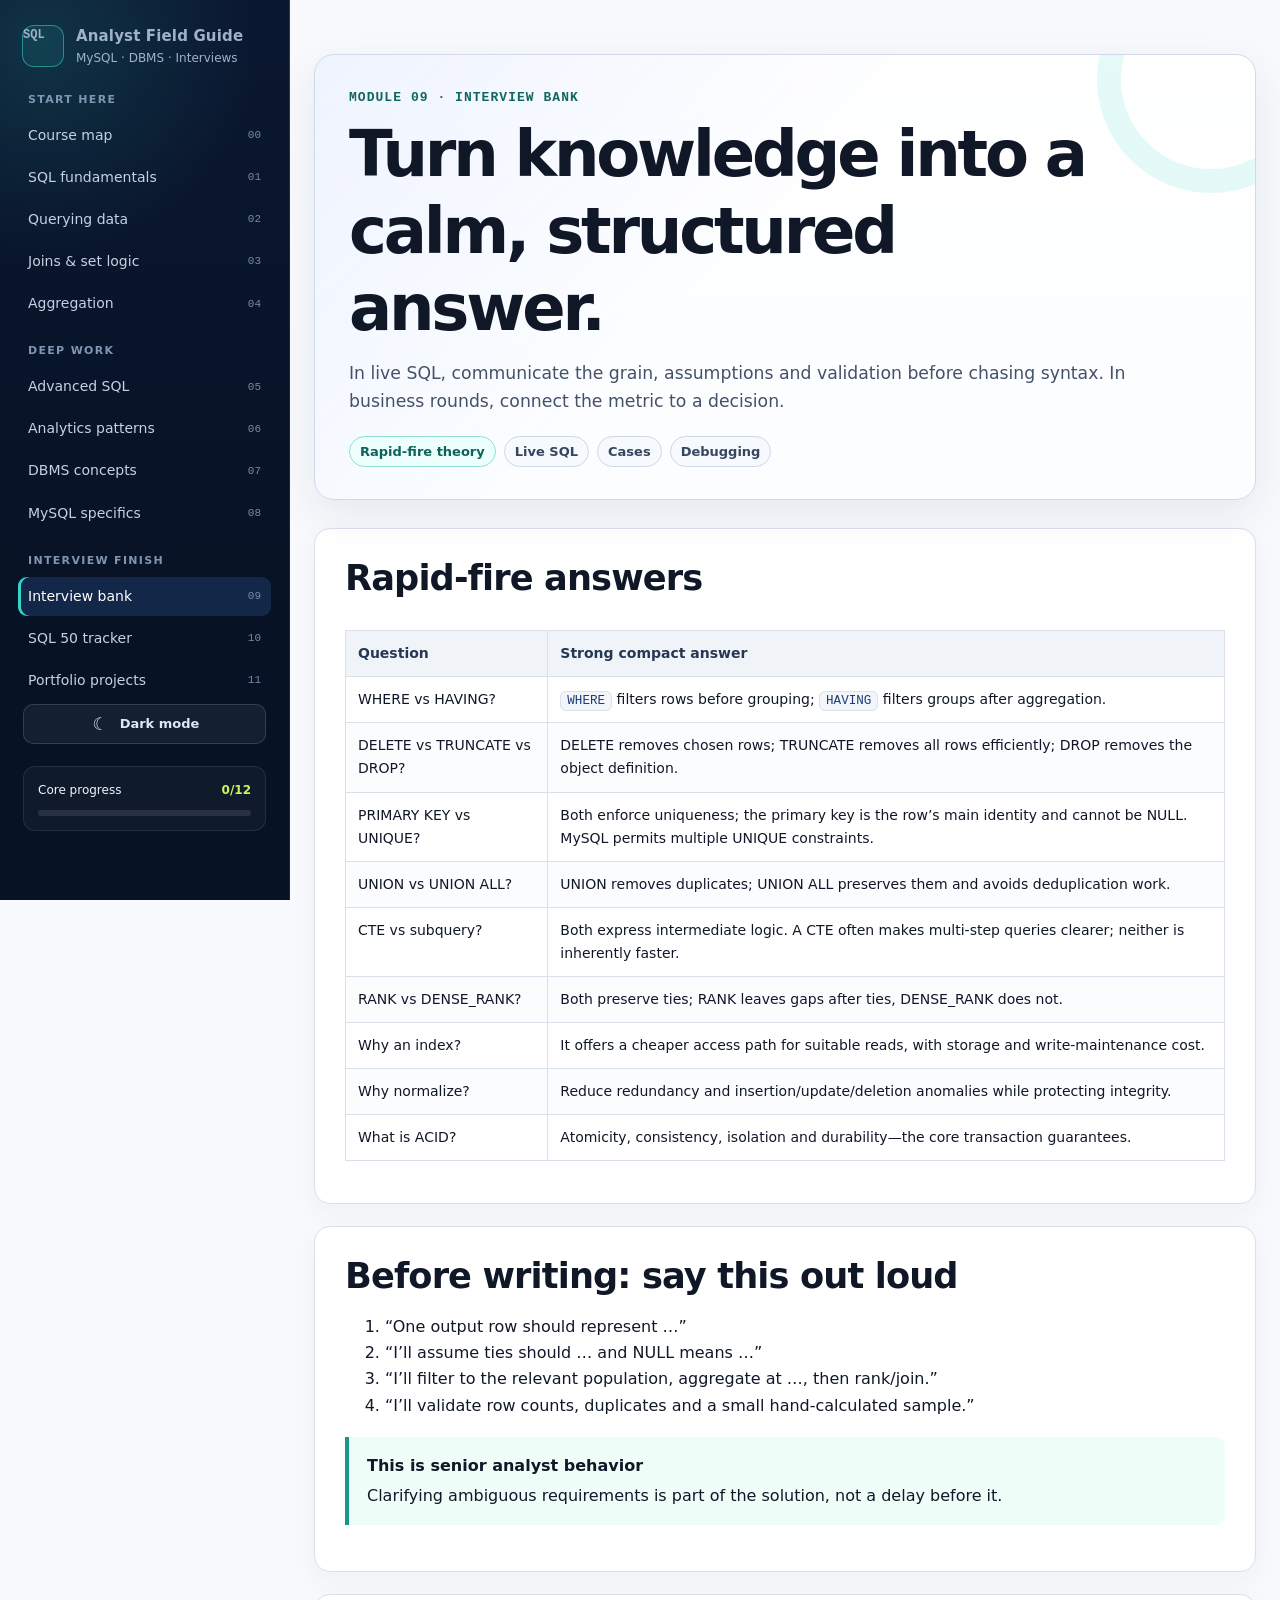
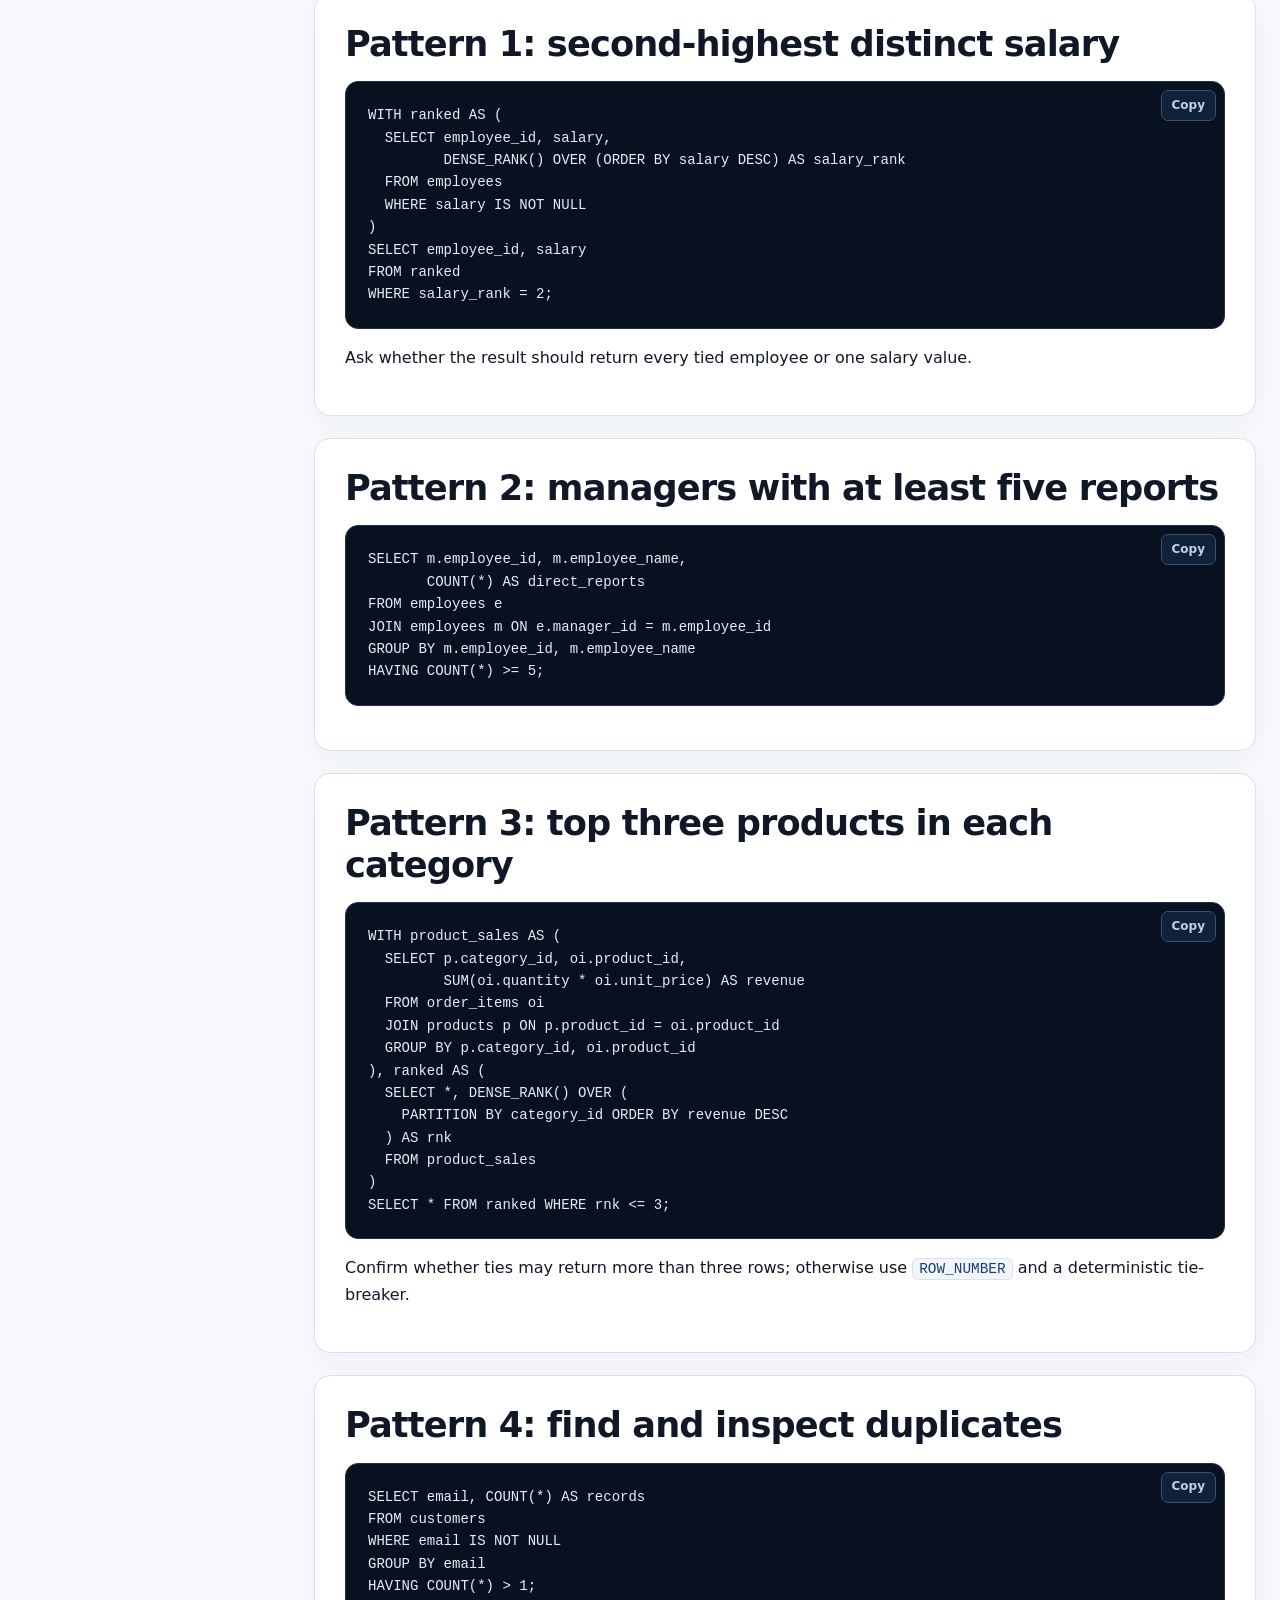
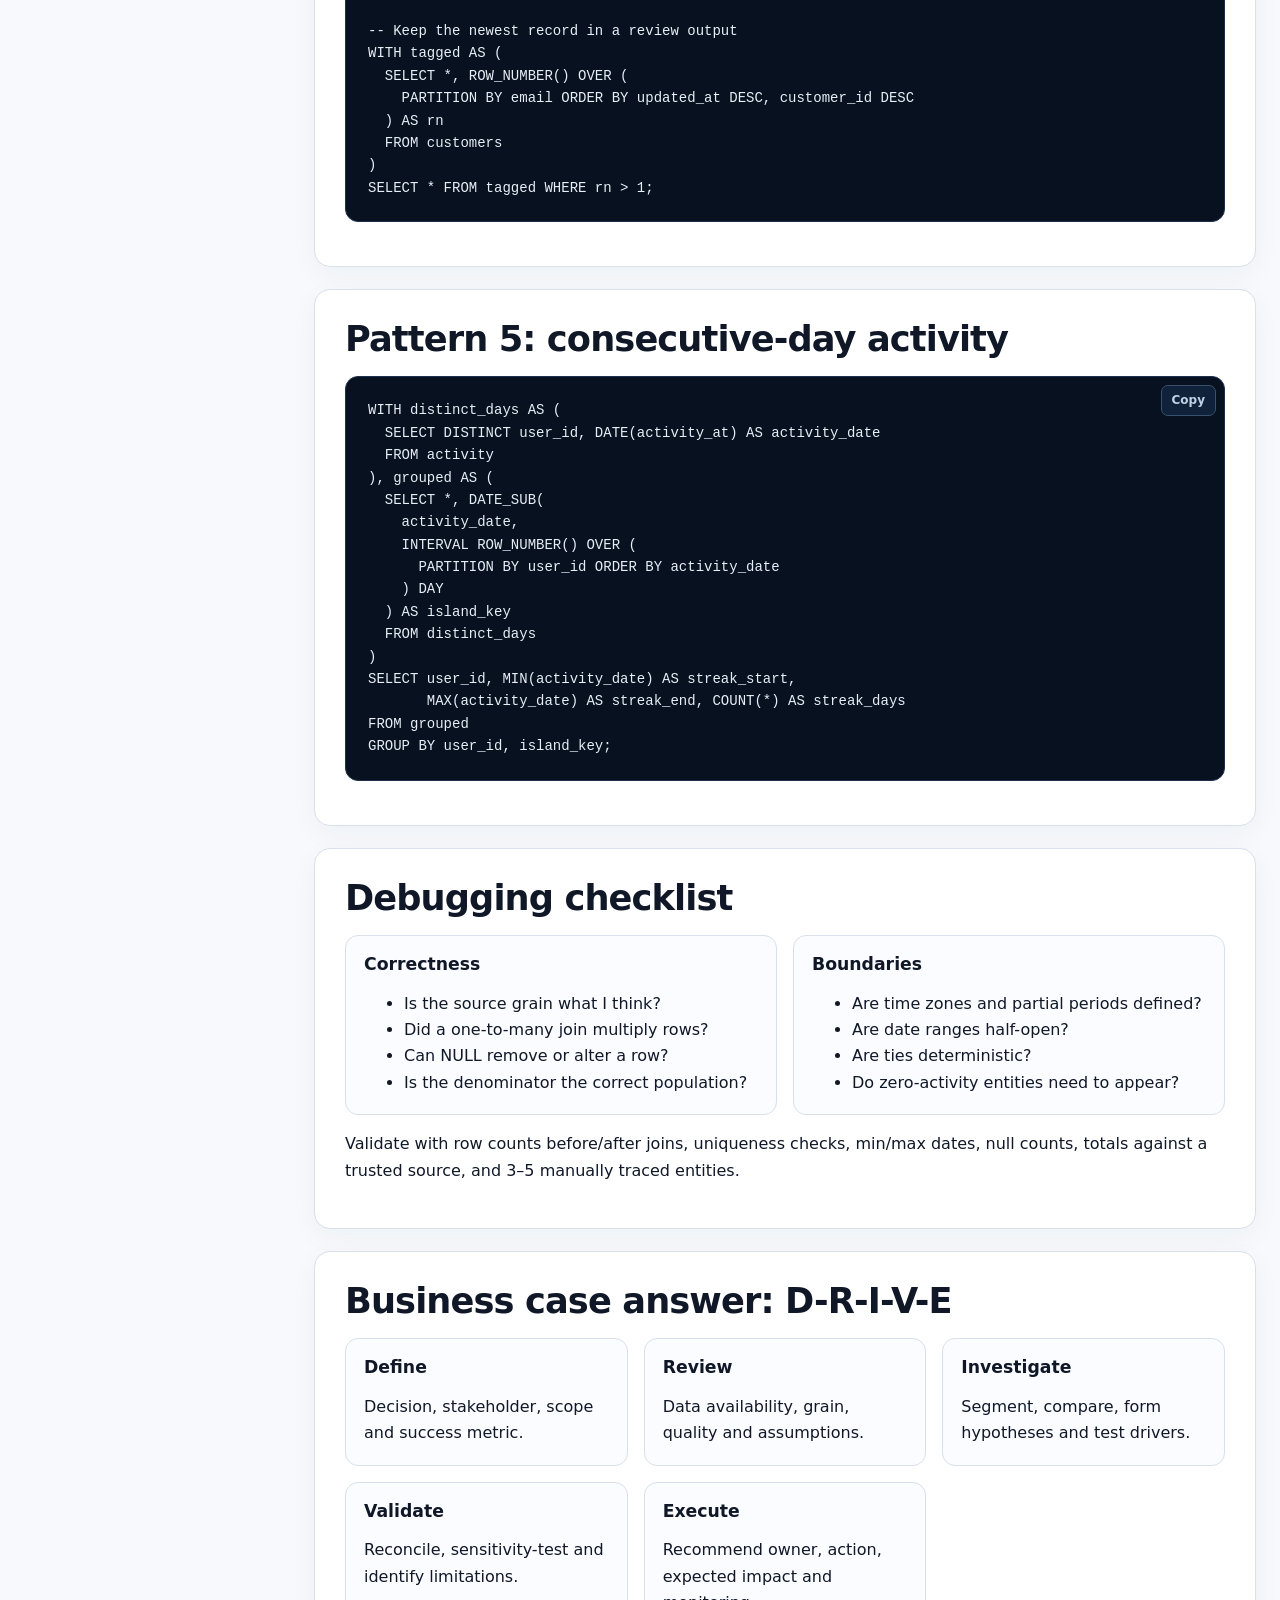
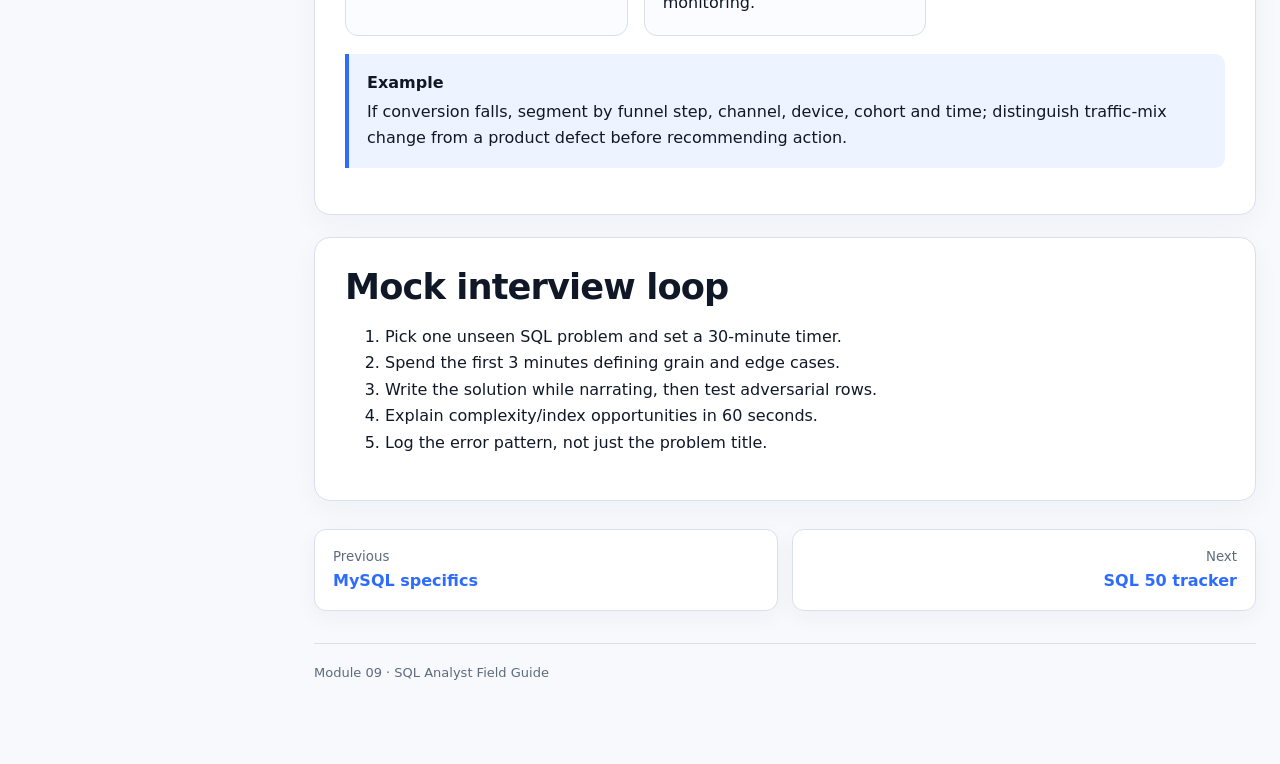
<file: interview.html>
<!doctype html><html lang="en"><head><meta charset="utf-8"><meta name="viewport" content="width=device-width, initial-scale=1"><title>Interview Bank · SQL Analyst Field Guide</title><meta name="description" content="SQL and DBMS interview questions, live-query patterns, debugging checklist and business case framework."><link rel="icon" type="image/svg+xml" href="data:image/svg+xml,%3Csvg xmlns='http://www.w3.org/2000/svg' viewBox='0 0 64 64'%3E%3Crect width='64' height='64' rx='13' fill='%230a1730'/%3E%3Cpath d='M17 18h30M17 32h19M17 46h30' stroke='%2333d6c7' stroke-width='7' stroke-linecap='round'/%3E%3Ccircle cx='44' cy='32' r='5' fill='%23c8f760'/%3E%3C/svg%3E"><link rel="stylesheet" href="styles.css"></head><body><a class="skip-link" href="#main">Skip to content</a><div class="mobile-bar"><strong>SQL Field Guide</strong><button class="menu-button" data-menu-toggle aria-expanded="false" aria-label="Open navigation">☰</button></div><button class="backdrop" data-menu-close aria-label="Close navigation"></button><div class="layout">
<aside class="sidebar" aria-label="Course navigation"><a class="brand" href="index.html"><span class="brand-mark">SQL</span><span><strong>Analyst Field Guide</strong><span>MySQL · DBMS · Interviews</span></span></a><p class="nav-label">Start here</p><ul class="nav-list"><li><a href="index.html">Course map <span class="nav-num">00</span></a></li><li><a href="fundamentals.html">SQL fundamentals <span class="nav-num">01</span></a></li><li><a href="querying.html">Querying data <span class="nav-num">02</span></a></li><li><a href="joins.html">Joins &amp; set logic <span class="nav-num">03</span></a></li><li><a href="aggregation.html">Aggregation <span class="nav-num">04</span></a></li></ul><p class="nav-label">Deep work</p><ul class="nav-list"><li><a href="advanced.html">Advanced SQL <span class="nav-num">05</span></a></li><li><a href="analytics.html">Analytics patterns <span class="nav-num">06</span></a></li><li><a href="dbms.html">DBMS concepts <span class="nav-num">07</span></a></li><li><a href="mysql.html">MySQL specifics <span class="nav-num">08</span></a></li></ul><p class="nav-label">Interview finish</p><ul class="nav-list"><li><a aria-current="page" href="interview.html">Interview bank <span class="nav-num">09</span></a></li><li><a href="sql50.html">SQL 50 tracker <span class="nav-num">10</span></a></li><li><a href="projects.html">Portfolio projects <span class="nav-num">11</span></a></li></ul><div class="progress-card"><div class="progress-row"><span>Core progress</span><strong data-progress-text>0/12</strong></div><div class="progress-track"><div class="progress-bar" data-progress-bar></div></div></div></aside>
<main class="main" id="main"><div class="content"><header class="page-header"><div class="eyebrow">Module 09 · Interview Bank</div><h1>Turn knowledge into a calm, structured answer.</h1><p class="lede">In live SQL, communicate the grain, assumptions and validation before chasing syntax. In business rounds, connect the metric to a decision.</p><div class="meta-row"><span class="chip chip--accent">Rapid-fire theory</span><span class="chip">Live SQL</span><span class="chip">Cases</span><span class="chip">Debugging</span></div></header>
<section class="section"><h2>Rapid-fire answers</h2><div class="table-scroll"><table><thead><tr><th>Question</th><th>Strong compact answer</th></tr></thead><tbody><tr><td>WHERE vs HAVING?</td><td><code>WHERE</code> filters rows before grouping; <code>HAVING</code> filters groups after aggregation.</td></tr><tr><td>DELETE vs TRUNCATE vs DROP?</td><td>DELETE removes chosen rows; TRUNCATE removes all rows efficiently; DROP removes the object definition.</td></tr><tr><td>PRIMARY KEY vs UNIQUE?</td><td>Both enforce uniqueness; the primary key is the row’s main identity and cannot be NULL. MySQL permits multiple UNIQUE constraints.</td></tr><tr><td>UNION vs UNION ALL?</td><td>UNION removes duplicates; UNION ALL preserves them and avoids deduplication work.</td></tr><tr><td>CTE vs subquery?</td><td>Both express intermediate logic. A CTE often makes multi-step queries clearer; neither is inherently faster.</td></tr><tr><td>RANK vs DENSE_RANK?</td><td>Both preserve ties; RANK leaves gaps after ties, DENSE_RANK does not.</td></tr><tr><td>Why an index?</td><td>It offers a cheaper access path for suitable reads, with storage and write-maintenance cost.</td></tr><tr><td>Why normalize?</td><td>Reduce redundancy and insertion/update/deletion anomalies while protecting integrity.</td></tr><tr><td>What is ACID?</td><td>Atomicity, consistency, isolation and durability—the core transaction guarantees.</td></tr></tbody></table></div></section>
<section class="section"><h2>Before writing: say this out loud</h2><ol><li>“One output row should represent …”</li><li>“I’ll assume ties should … and NULL means …”</li><li>“I’ll filter to the relevant population, aggregate at …, then rank/join.”</li><li>“I’ll validate row counts, duplicates and a small hand-calculated sample.”</li></ol><div class="callout callout--success"><strong>This is senior analyst behavior</strong>Clarifying ambiguous requirements is part of the solution, not a delay before it.</div></section>
<section class="section"><h2>Pattern 1: second-highest distinct salary</h2><pre><code>WITH ranked AS (
  SELECT employee_id, salary,
         DENSE_RANK() OVER (ORDER BY salary DESC) AS salary_rank
  FROM employees
  WHERE salary IS NOT NULL
)
SELECT employee_id, salary
FROM ranked
WHERE salary_rank = 2;</code></pre><p>Ask whether the result should return every tied employee or one salary value.</p></section>
<section class="section"><h2>Pattern 2: managers with at least five reports</h2><pre><code>SELECT m.employee_id, m.employee_name,
       COUNT(*) AS direct_reports
FROM employees e
JOIN employees m ON e.manager_id = m.employee_id
GROUP BY m.employee_id, m.employee_name
HAVING COUNT(*) &gt;= 5;</code></pre></section>
<section class="section"><h2>Pattern 3: top three products in each category</h2><pre><code>WITH product_sales AS (
  SELECT p.category_id, oi.product_id,
         SUM(oi.quantity * oi.unit_price) AS revenue
  FROM order_items oi
  JOIN products p ON p.product_id = oi.product_id
  GROUP BY p.category_id, oi.product_id
), ranked AS (
  SELECT *, DENSE_RANK() OVER (
    PARTITION BY category_id ORDER BY revenue DESC
  ) AS rnk
  FROM product_sales
)
SELECT * FROM ranked WHERE rnk &lt;= 3;</code></pre><p>Confirm whether ties may return more than three rows; otherwise use <code>ROW_NUMBER</code> and a deterministic tie-breaker.</p></section>
<section class="section"><h2>Pattern 4: find and inspect duplicates</h2><pre><code>SELECT email, COUNT(*) AS records
FROM customers
WHERE email IS NOT NULL
GROUP BY email
HAVING COUNT(*) &gt; 1;

-- Keep the newest record in a review output
WITH tagged AS (
  SELECT *, ROW_NUMBER() OVER (
    PARTITION BY email ORDER BY updated_at DESC, customer_id DESC
  ) AS rn
  FROM customers
)
SELECT * FROM tagged WHERE rn &gt; 1;</code></pre></section>
<section class="section"><h2>Pattern 5: consecutive-day activity</h2><pre><code>WITH distinct_days AS (
  SELECT DISTINCT user_id, DATE(activity_at) AS activity_date
  FROM activity
), grouped AS (
  SELECT *, DATE_SUB(
    activity_date,
    INTERVAL ROW_NUMBER() OVER (
      PARTITION BY user_id ORDER BY activity_date
    ) DAY
  ) AS island_key
  FROM distinct_days
)
SELECT user_id, MIN(activity_date) AS streak_start,
       MAX(activity_date) AS streak_end, COUNT(*) AS streak_days
FROM grouped
GROUP BY user_id, island_key;</code></pre></section>
<section class="section"><h2>Debugging checklist</h2><div class="grid grid-2"><article class="card"><h3>Correctness</h3><ul><li>Is the source grain what I think?</li><li>Did a one-to-many join multiply rows?</li><li>Can NULL remove or alter a row?</li><li>Is the denominator the correct population?</li></ul></article><article class="card"><h3>Boundaries</h3><ul><li>Are time zones and partial periods defined?</li><li>Are date ranges half-open?</li><li>Are ties deterministic?</li><li>Do zero-activity entities need to appear?</li></ul></article></div><p>Validate with row counts before/after joins, uniqueness checks, min/max dates, null counts, totals against a trusted source, and 3–5 manually traced entities.</p></section>
<section class="section"><h2>Business case answer: D-R-I-V-E</h2><div class="grid grid-3"><article class="card"><h3>Define</h3><p>Decision, stakeholder, scope and success metric.</p></article><article class="card"><h3>Review</h3><p>Data availability, grain, quality and assumptions.</p></article><article class="card"><h3>Investigate</h3><p>Segment, compare, form hypotheses and test drivers.</p></article><article class="card"><h3>Validate</h3><p>Reconcile, sensitivity-test and identify limitations.</p></article><article class="card"><h3>Execute</h3><p>Recommend owner, action, expected impact and monitoring.</p></article></div><div class="callout"><strong>Example</strong>If conversion falls, segment by funnel step, channel, device, cohort and time; distinguish traffic-mix change from a product defect before recommending action.</div></section>
<section class="section"><h2>Mock interview loop</h2><ol><li>Pick one unseen SQL problem and set a 30-minute timer.</li><li>Spend the first 3 minutes defining grain and edge cases.</li><li>Write the solution while narrating, then test adversarial rows.</li><li>Explain complexity/index opportunities in 60 seconds.</li><li>Log the error pattern, not just the problem title.</li></ol></section>
<nav class="pager"><a href="mysql.html"><small>Previous</small><strong>MySQL specifics</strong></a><a href="sql50.html"><small>Next</small><strong>SQL 50 tracker</strong></a></nav><footer class="footer">Module 09 · SQL Analyst Field Guide</footer></div></main></div><script src="app.js"></script></body></html>
</file>
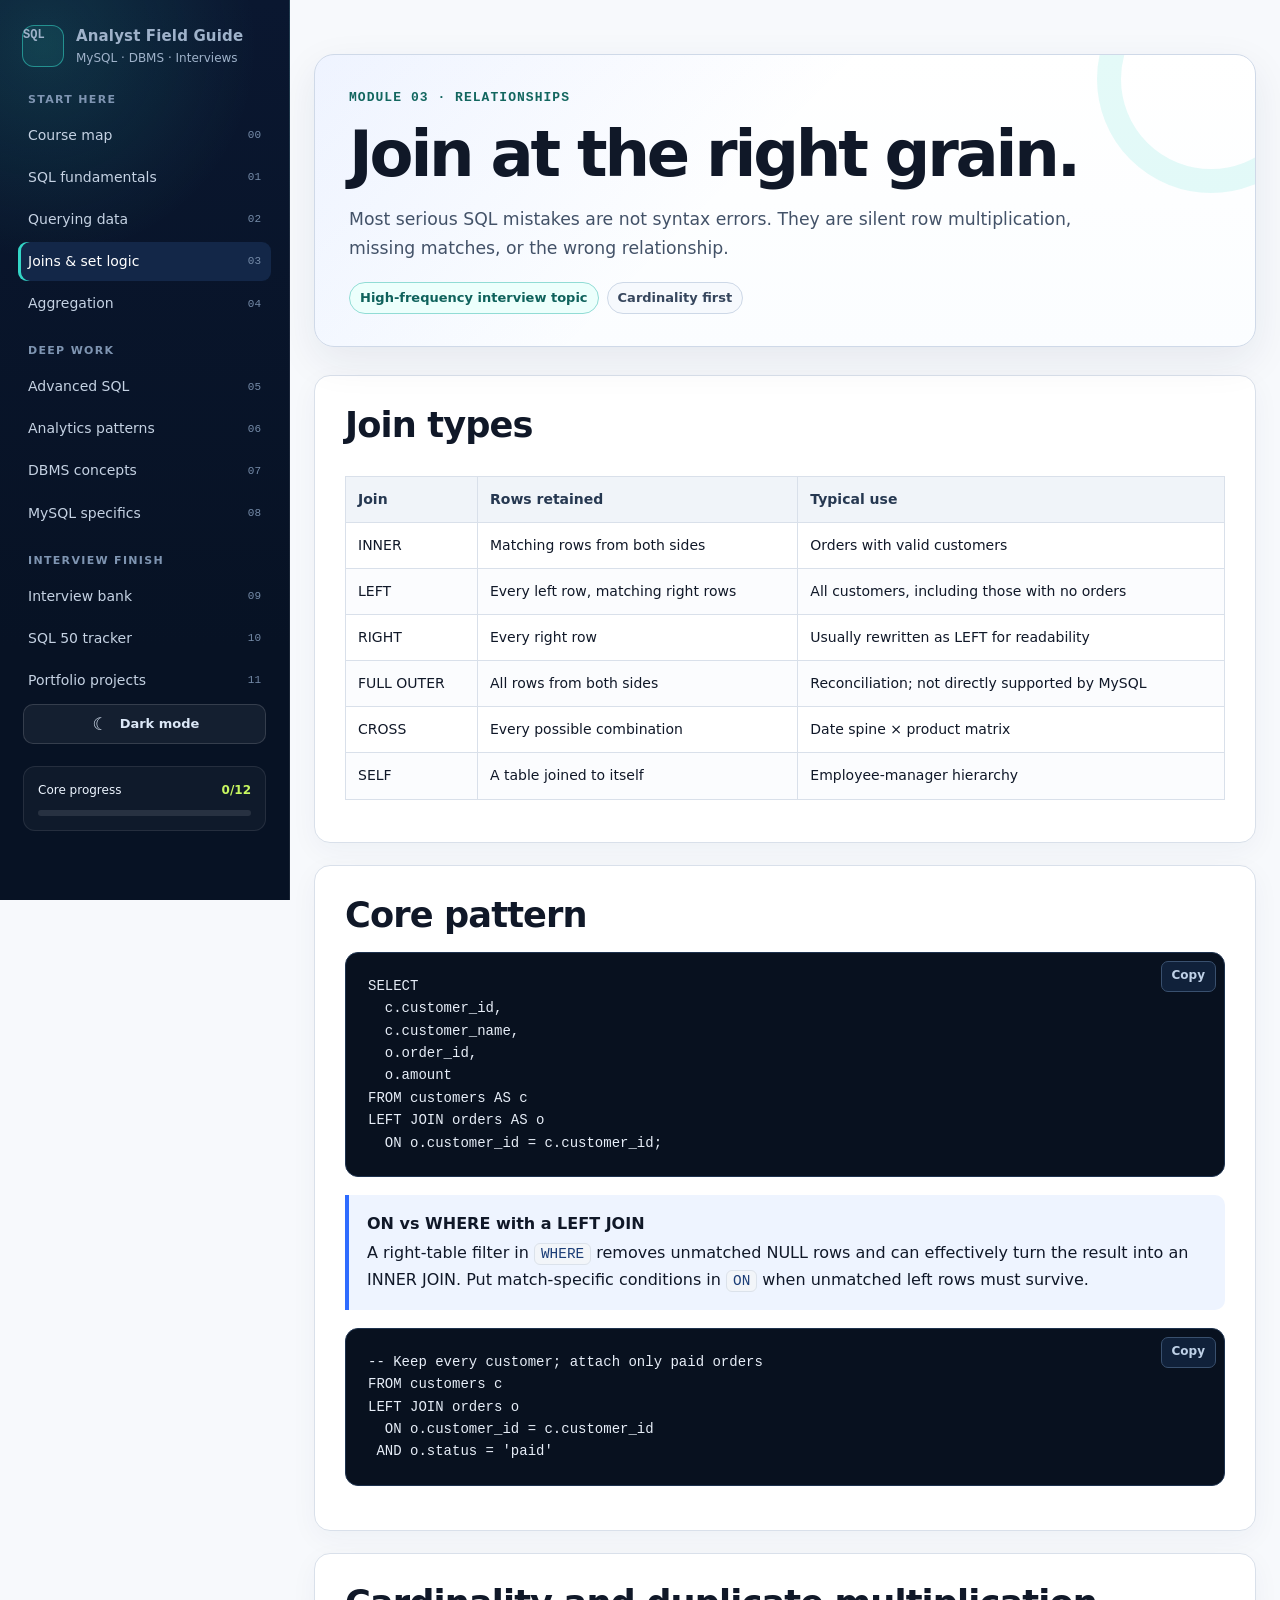
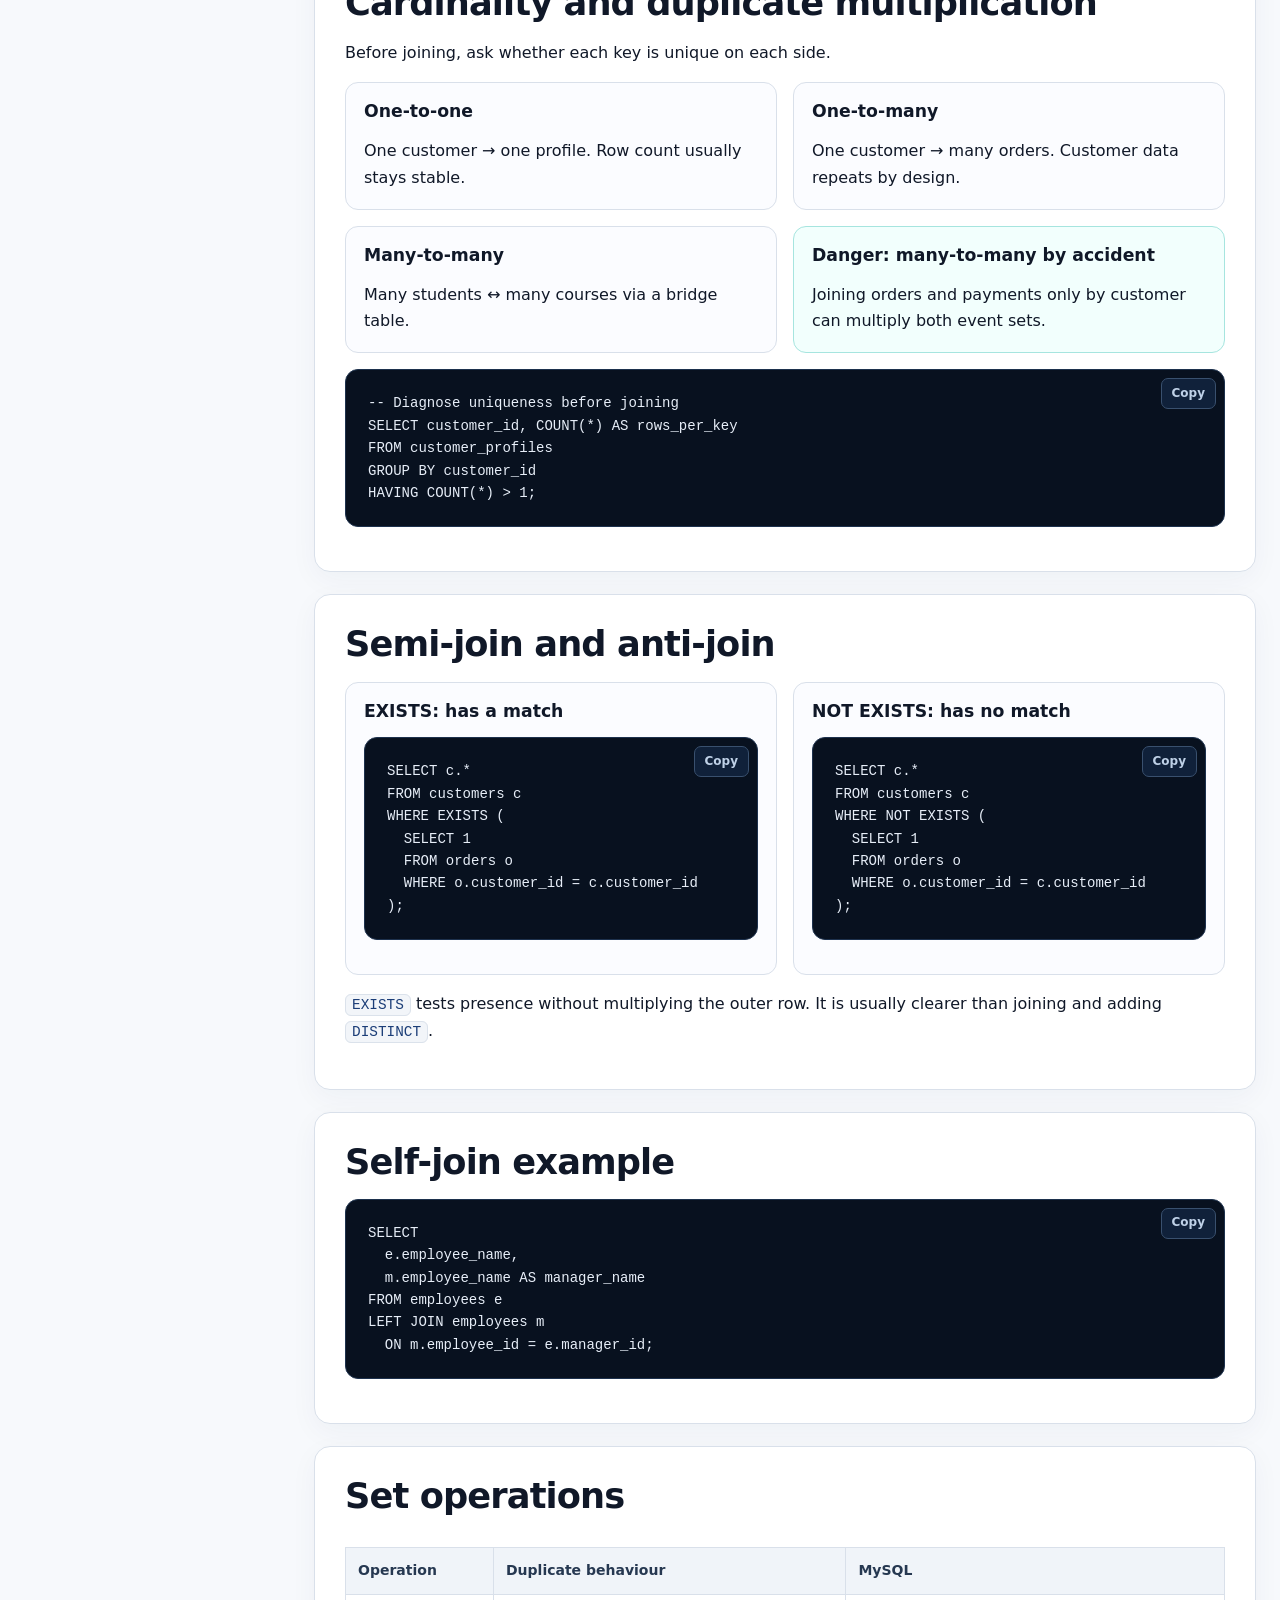
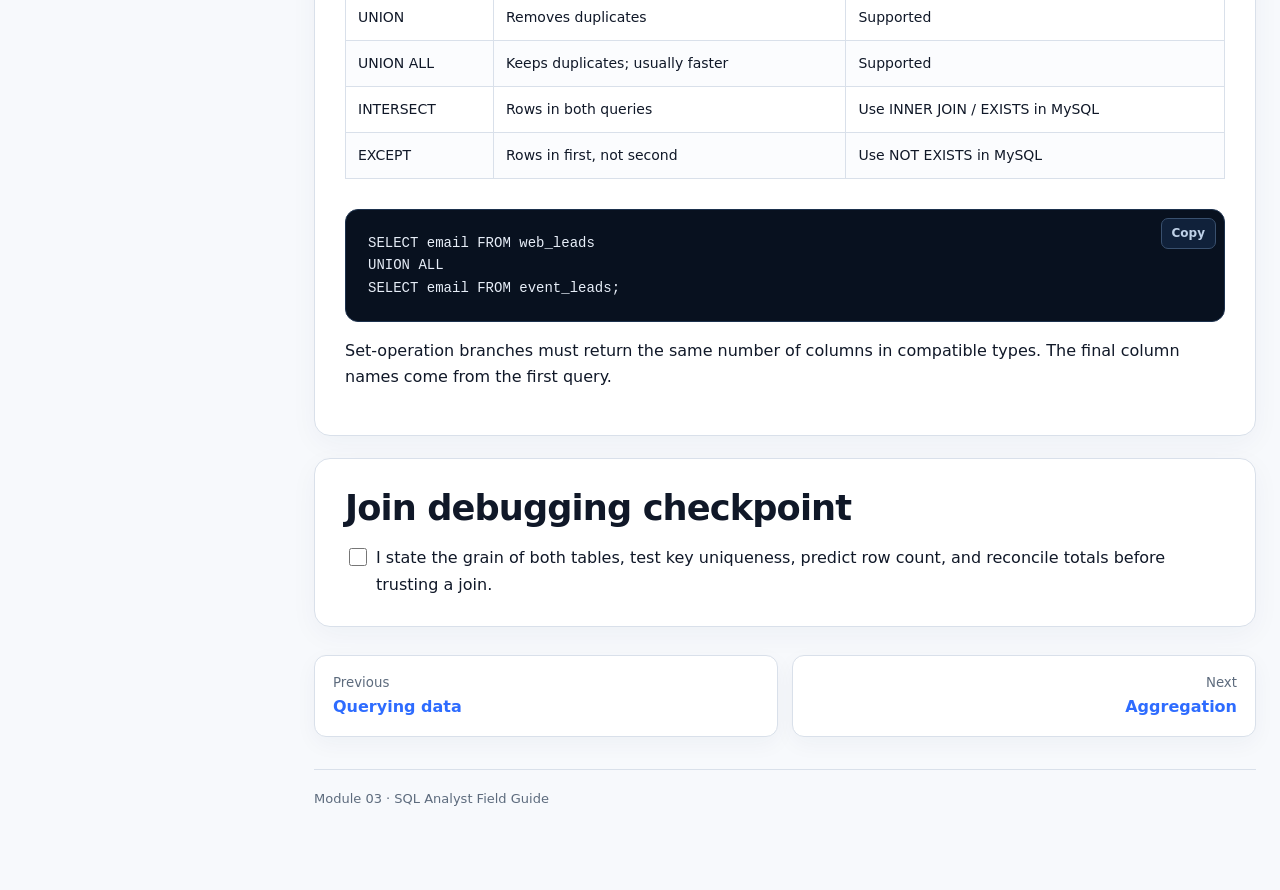
<file: joins.html>
<!doctype html><html lang="en"><head><meta charset="utf-8"><meta name="viewport" content="width=device-width, initial-scale=1"><title>Joins &amp; Set Logic · SQL Analyst Field Guide</title><meta name="description" content="SQL joins, cardinality, anti-joins and set operations explained for analyst interviews."><link rel="icon" type="image/svg+xml" href="data:image/svg+xml,%3Csvg xmlns='http://www.w3.org/2000/svg' viewBox='0 0 64 64'%3E%3Crect width='64' height='64' rx='13' fill='%230a1730'/%3E%3Cpath d='M17 18h30M17 32h19M17 46h30' stroke='%2333d6c7' stroke-width='7' stroke-linecap='round'/%3E%3Ccircle cx='44' cy='32' r='5' fill='%23c8f760'/%3E%3C/svg%3E"><link rel="stylesheet" href="styles.css"></head><body><a class="skip-link" href="#main">Skip to content</a><div class="mobile-bar"><strong>SQL Field Guide</strong><button class="menu-button" data-menu-toggle aria-expanded="false" aria-label="Open navigation">☰</button></div><button class="backdrop" data-menu-close aria-label="Close navigation"></button><div class="layout">
<aside class="sidebar" aria-label="Course navigation"><a class="brand" href="index.html"><span class="brand-mark">SQL</span><span><strong>Analyst Field Guide</strong><span>MySQL · DBMS · Interviews</span></span></a><p class="nav-label">Start here</p><ul class="nav-list"><li><a href="index.html">Course map <span class="nav-num">00</span></a></li><li><a href="fundamentals.html">SQL fundamentals <span class="nav-num">01</span></a></li><li><a href="querying.html">Querying data <span class="nav-num">02</span></a></li><li><a aria-current="page" href="joins.html">Joins &amp; set logic <span class="nav-num">03</span></a></li><li><a href="aggregation.html">Aggregation <span class="nav-num">04</span></a></li></ul><p class="nav-label">Deep work</p><ul class="nav-list"><li><a href="advanced.html">Advanced SQL <span class="nav-num">05</span></a></li><li><a href="analytics.html">Analytics patterns <span class="nav-num">06</span></a></li><li><a href="dbms.html">DBMS concepts <span class="nav-num">07</span></a></li><li><a href="mysql.html">MySQL specifics <span class="nav-num">08</span></a></li></ul><p class="nav-label">Interview finish</p><ul class="nav-list"><li><a href="interview.html">Interview bank <span class="nav-num">09</span></a></li><li><a href="sql50.html">SQL 50 tracker <span class="nav-num">10</span></a></li><li><a href="projects.html">Portfolio projects <span class="nav-num">11</span></a></li></ul><div class="progress-card"><div class="progress-row"><span>Core progress</span><strong data-progress-text>0/12</strong></div><div class="progress-track"><div class="progress-bar" data-progress-bar></div></div></div></aside>
<main class="main" id="main"><div class="content"><header class="page-header"><div class="eyebrow">Module 03 · Relationships</div><h1>Join at the right grain.</h1><p class="lede">Most serious SQL mistakes are not syntax errors. They are silent row multiplication, missing matches, or the wrong relationship.</p><div class="meta-row"><span class="chip chip--accent">High-frequency interview topic</span><span class="chip">Cardinality first</span></div></header>
<section class="section"><h2>Join types</h2><div class="table-scroll"><table><thead><tr><th>Join</th><th>Rows retained</th><th>Typical use</th></tr></thead><tbody><tr><td>INNER</td><td>Matching rows from both sides</td><td>Orders with valid customers</td></tr><tr><td>LEFT</td><td>Every left row, matching right rows</td><td>All customers, including those with no orders</td></tr><tr><td>RIGHT</td><td>Every right row</td><td>Usually rewritten as LEFT for readability</td></tr><tr><td>FULL OUTER</td><td>All rows from both sides</td><td>Reconciliation; not directly supported by MySQL</td></tr><tr><td>CROSS</td><td>Every possible combination</td><td>Date spine × product matrix</td></tr><tr><td>SELF</td><td>A table joined to itself</td><td>Employee-manager hierarchy</td></tr></tbody></table></div></section>
<section class="section"><h2>Core pattern</h2><pre><code>SELECT
  c.customer_id,
  c.customer_name,
  o.order_id,
  o.amount
FROM customers AS c
LEFT JOIN orders AS o
  ON o.customer_id = c.customer_id;</code></pre><div class="callout"><strong>ON vs WHERE with a LEFT JOIN</strong>A right-table filter in <code>WHERE</code> removes unmatched NULL rows and can effectively turn the result into an INNER JOIN. Put match-specific conditions in <code>ON</code> when unmatched left rows must survive.</div>
<pre><code>-- Keep every customer; attach only paid orders
FROM customers c
LEFT JOIN orders o
  ON o.customer_id = c.customer_id
 AND o.status = 'paid'</code></pre></section>
<section class="section"><h2>Cardinality and duplicate multiplication</h2><p>Before joining, ask whether each key is unique on each side.</p><div class="grid grid-2"><article class="card"><h3>One-to-one</h3><p>One customer → one profile. Row count usually stays stable.</p></article><article class="card"><h3>One-to-many</h3><p>One customer → many orders. Customer data repeats by design.</p></article><article class="card"><h3>Many-to-many</h3><p>Many students ↔ many courses via a bridge table.</p></article><article class="card card--accent"><h3>Danger: many-to-many by accident</h3><p>Joining orders and payments only by customer can multiply both event sets.</p></article></div>
<pre><code>-- Diagnose uniqueness before joining
SELECT customer_id, COUNT(*) AS rows_per_key
FROM customer_profiles
GROUP BY customer_id
HAVING COUNT(*) &gt; 1;</code></pre></section>
<section class="section"><h2>Semi-join and anti-join</h2><div class="grid grid-2"><article class="card"><h3>EXISTS: has a match</h3><pre><code>SELECT c.*
FROM customers c
WHERE EXISTS (
  SELECT 1
  FROM orders o
  WHERE o.customer_id = c.customer_id
);</code></pre></article><article class="card"><h3>NOT EXISTS: has no match</h3><pre><code>SELECT c.*
FROM customers c
WHERE NOT EXISTS (
  SELECT 1
  FROM orders o
  WHERE o.customer_id = c.customer_id
);</code></pre></article></div><p><code>EXISTS</code> tests presence without multiplying the outer row. It is usually clearer than joining and adding <code>DISTINCT</code>.</p></section>
<section class="section"><h2>Self-join example</h2><pre><code>SELECT
  e.employee_name,
  m.employee_name AS manager_name
FROM employees e
LEFT JOIN employees m
  ON m.employee_id = e.manager_id;</code></pre></section>
<section class="section"><h2>Set operations</h2><div class="table-scroll"><table><thead><tr><th>Operation</th><th>Duplicate behaviour</th><th>MySQL</th></tr></thead><tbody><tr><td>UNION</td><td>Removes duplicates</td><td>Supported</td></tr><tr><td>UNION ALL</td><td>Keeps duplicates; usually faster</td><td>Supported</td></tr><tr><td>INTERSECT</td><td>Rows in both queries</td><td>Use INNER JOIN / EXISTS in MySQL</td></tr><tr><td>EXCEPT</td><td>Rows in first, not second</td><td>Use NOT EXISTS in MySQL</td></tr></tbody></table></div><pre><code>SELECT email FROM web_leads
UNION ALL
SELECT email FROM event_leads;</code></pre><p>Set-operation branches must return the same number of columns in compatible types. The final column names come from the first query.</p></section>
<section class="section"><h2>Join debugging checkpoint</h2><ul class="checklist"><li><label><input type="checkbox" data-key="joins"><span>I state the grain of both tables, test key uniqueness, predict row count, and reconcile totals before trusting a join.</span></label></li></ul></section>
<nav class="pager"><a href="querying.html"><small>Previous</small><strong>Querying data</strong></a><a href="aggregation.html"><small>Next</small><strong>Aggregation</strong></a></nav><footer class="footer">Module 03 · SQL Analyst Field Guide</footer></div></main></div><script src="app.js"></script></body></html>
</file>
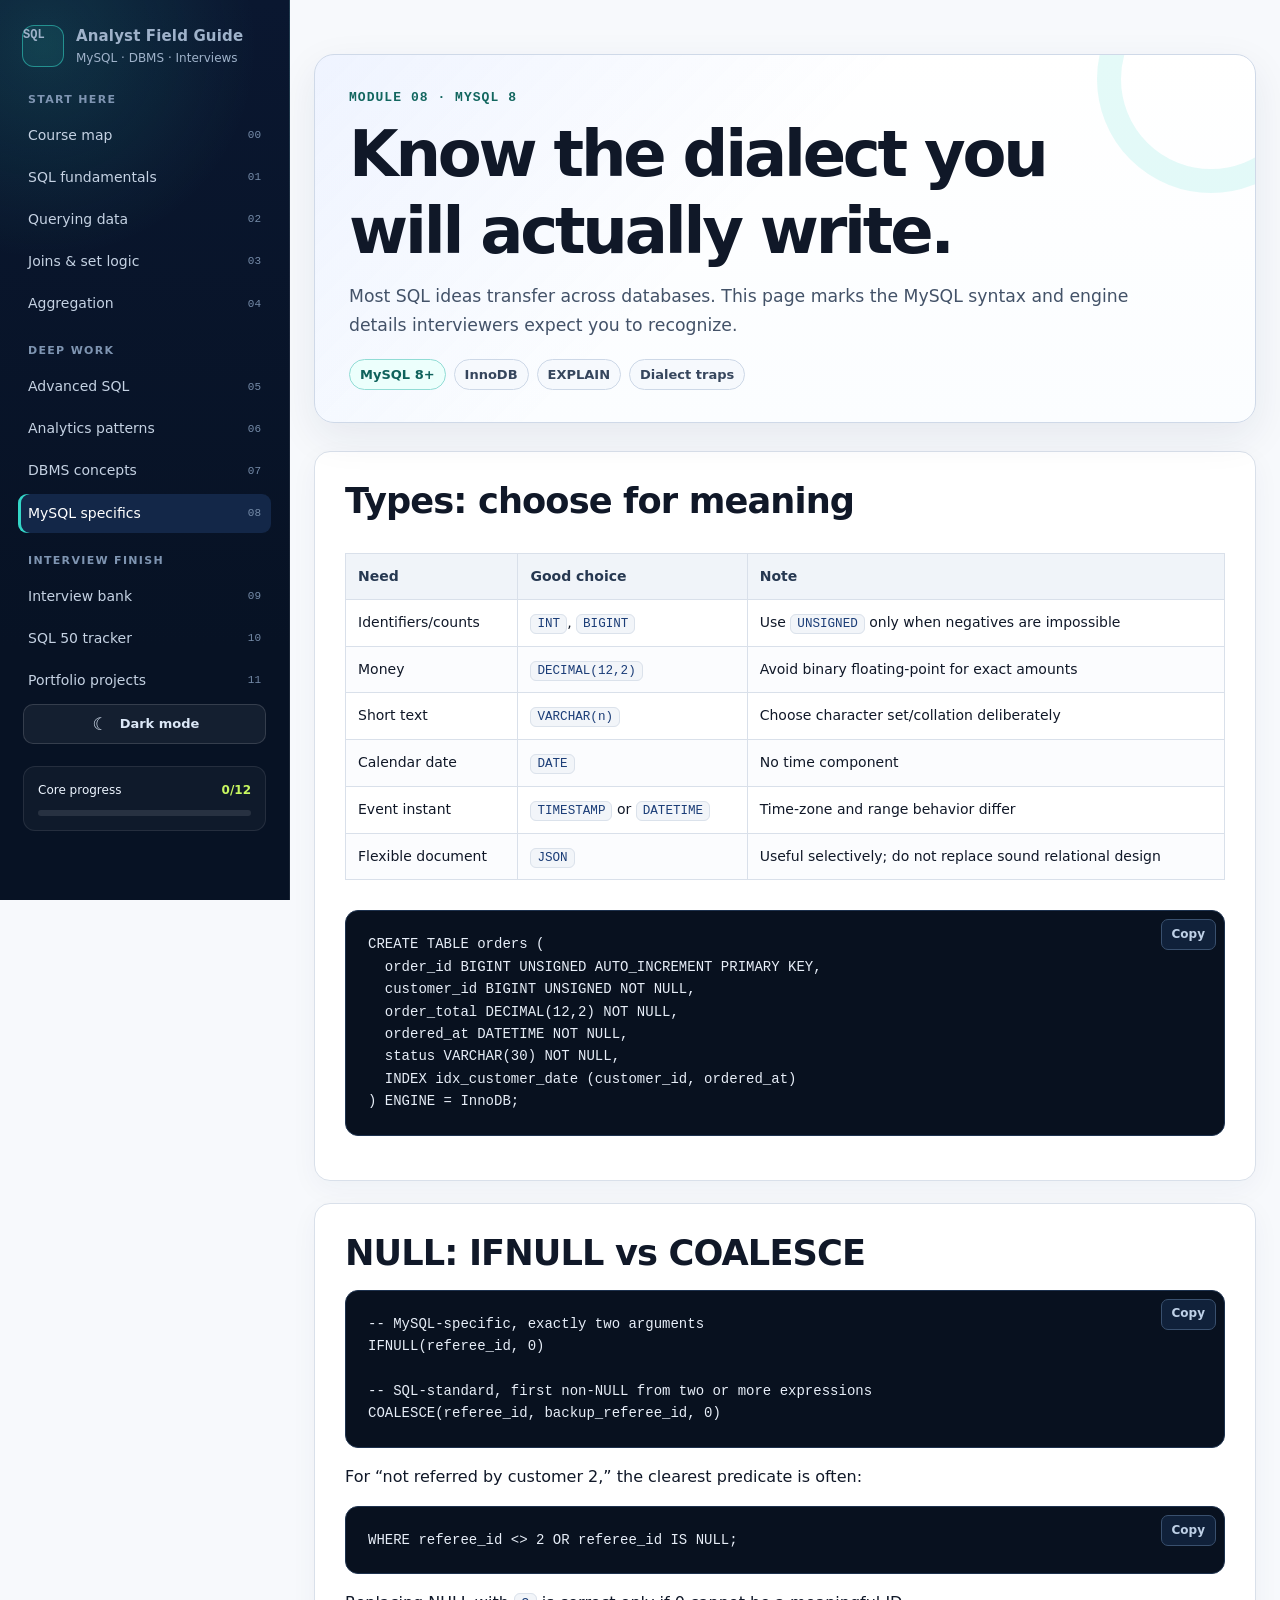
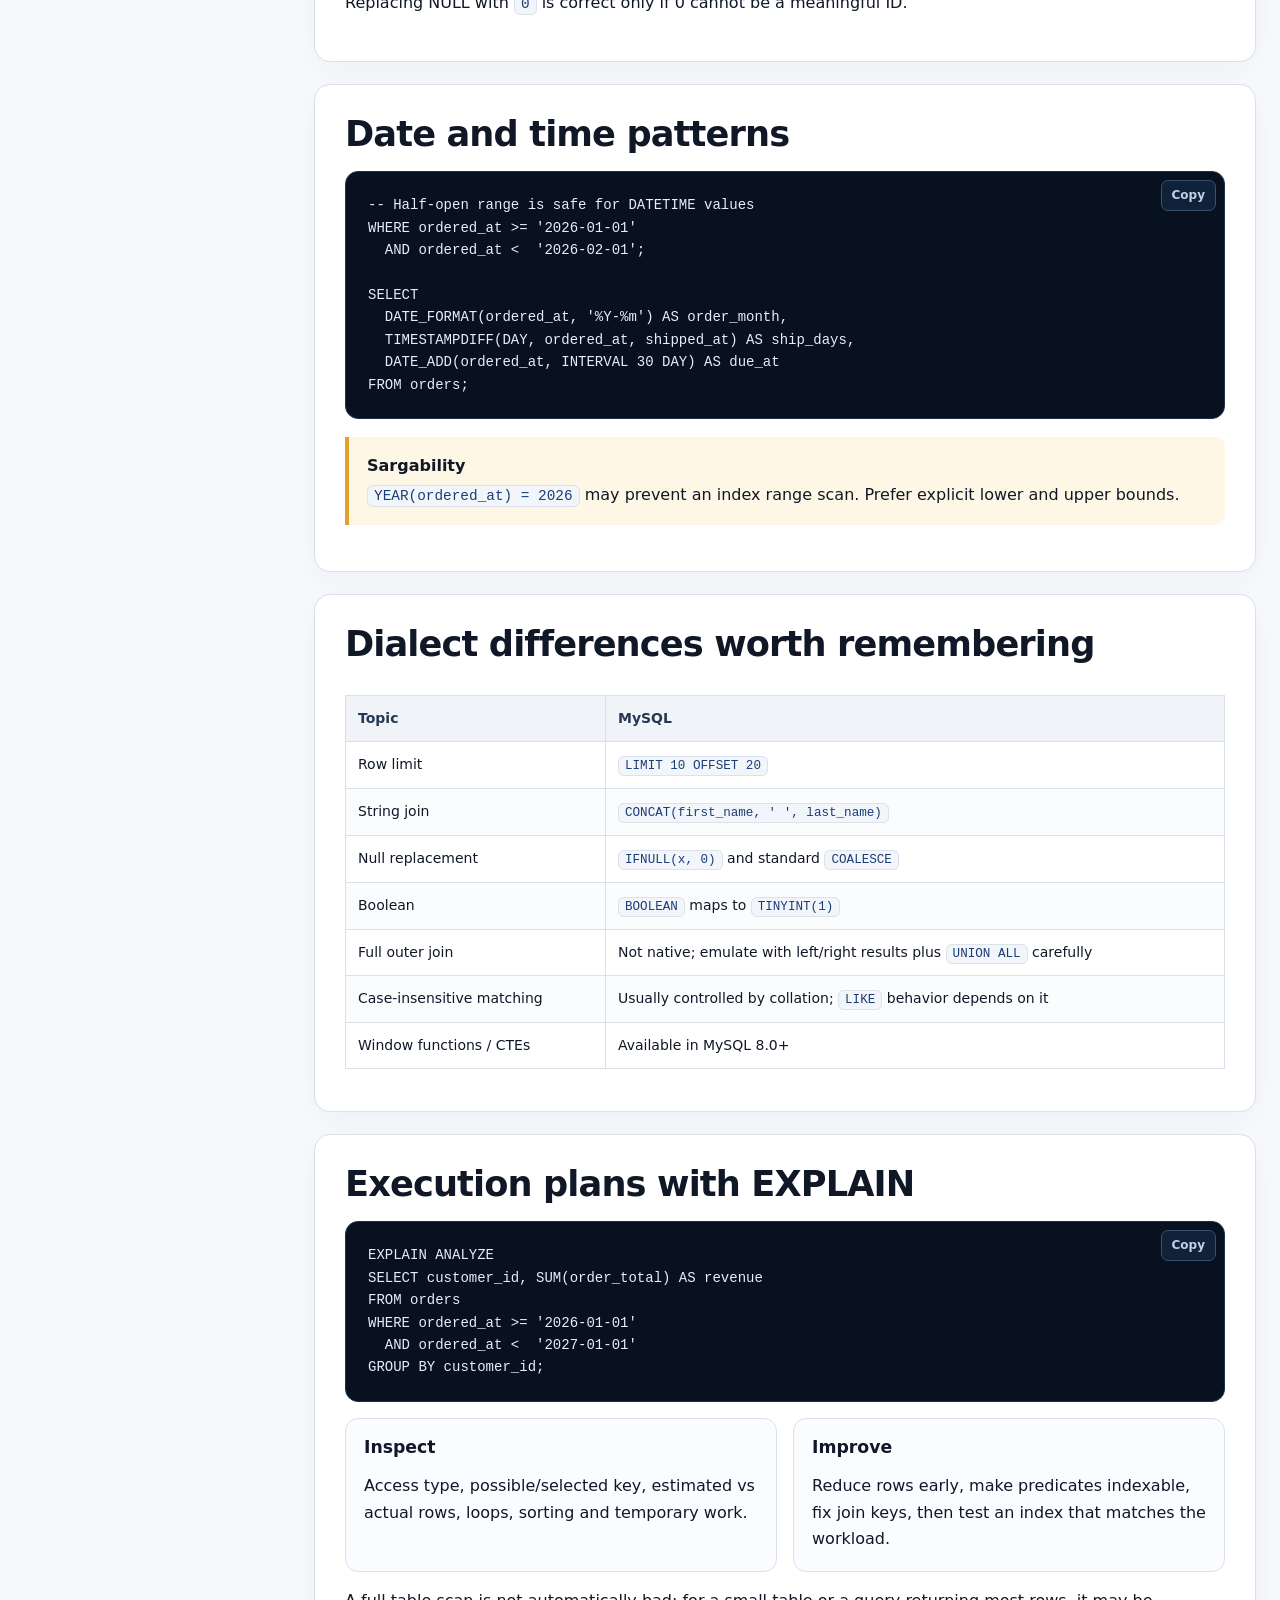
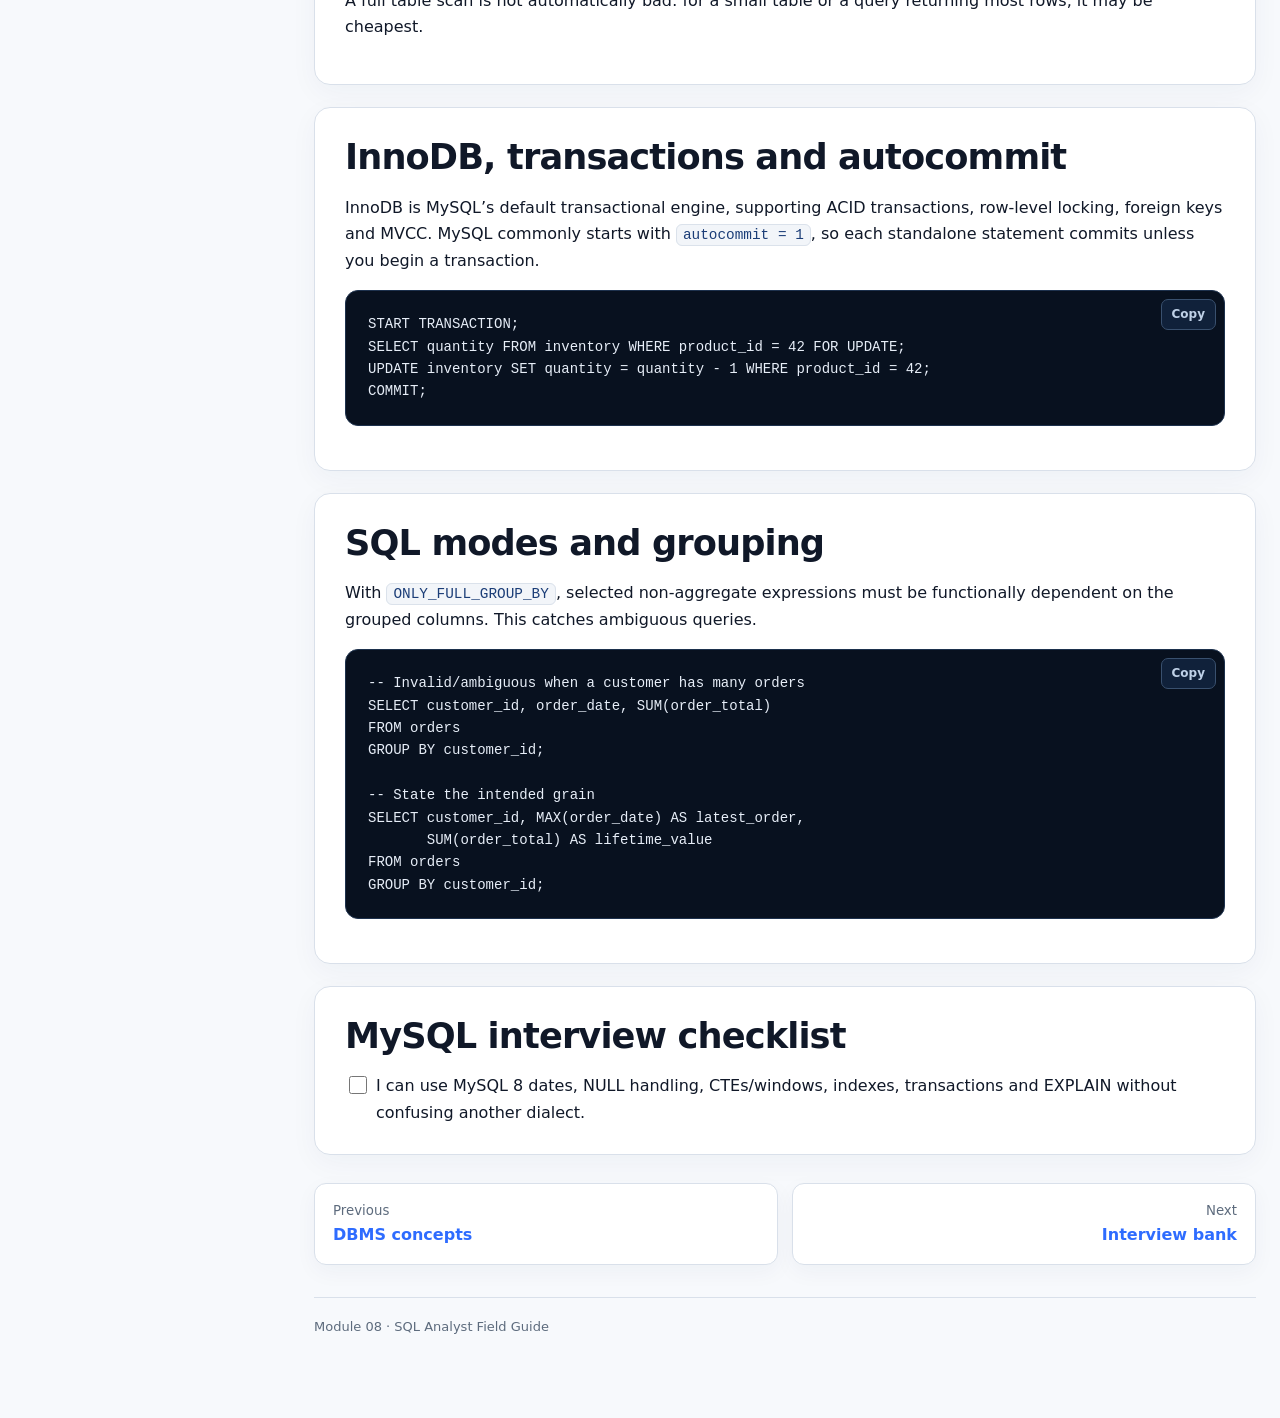
<file: mysql.html>
<!doctype html><html lang="en"><head><meta charset="utf-8"><meta name="viewport" content="width=device-width, initial-scale=1"><title>MySQL Specifics · SQL Analyst Field Guide</title><meta name="description" content="MySQL 8 syntax, data types, dates, null handling, execution plans and interview differences."><link rel="icon" type="image/svg+xml" href="data:image/svg+xml,%3Csvg xmlns='http://www.w3.org/2000/svg' viewBox='0 0 64 64'%3E%3Crect width='64' height='64' rx='13' fill='%230a1730'/%3E%3Cpath d='M17 18h30M17 32h19M17 46h30' stroke='%2333d6c7' stroke-width='7' stroke-linecap='round'/%3E%3Ccircle cx='44' cy='32' r='5' fill='%23c8f760'/%3E%3C/svg%3E"><link rel="stylesheet" href="styles.css"></head><body><a class="skip-link" href="#main">Skip to content</a><div class="mobile-bar"><strong>SQL Field Guide</strong><button class="menu-button" data-menu-toggle aria-expanded="false" aria-label="Open navigation">☰</button></div><button class="backdrop" data-menu-close aria-label="Close navigation"></button><div class="layout">
<aside class="sidebar" aria-label="Course navigation"><a class="brand" href="index.html"><span class="brand-mark">SQL</span><span><strong>Analyst Field Guide</strong><span>MySQL · DBMS · Interviews</span></span></a><p class="nav-label">Start here</p><ul class="nav-list"><li><a href="index.html">Course map <span class="nav-num">00</span></a></li><li><a href="fundamentals.html">SQL fundamentals <span class="nav-num">01</span></a></li><li><a href="querying.html">Querying data <span class="nav-num">02</span></a></li><li><a href="joins.html">Joins &amp; set logic <span class="nav-num">03</span></a></li><li><a href="aggregation.html">Aggregation <span class="nav-num">04</span></a></li></ul><p class="nav-label">Deep work</p><ul class="nav-list"><li><a href="advanced.html">Advanced SQL <span class="nav-num">05</span></a></li><li><a href="analytics.html">Analytics patterns <span class="nav-num">06</span></a></li><li><a href="dbms.html">DBMS concepts <span class="nav-num">07</span></a></li><li><a aria-current="page" href="mysql.html">MySQL specifics <span class="nav-num">08</span></a></li></ul><p class="nav-label">Interview finish</p><ul class="nav-list"><li><a href="interview.html">Interview bank <span class="nav-num">09</span></a></li><li><a href="sql50.html">SQL 50 tracker <span class="nav-num">10</span></a></li><li><a href="projects.html">Portfolio projects <span class="nav-num">11</span></a></li></ul><div class="progress-card"><div class="progress-row"><span>Core progress</span><strong data-progress-text>0/12</strong></div><div class="progress-track"><div class="progress-bar" data-progress-bar></div></div></div></aside>
<main class="main" id="main"><div class="content"><header class="page-header"><div class="eyebrow">Module 08 · MySQL 8</div><h1>Know the dialect you will actually write.</h1><p class="lede">Most SQL ideas transfer across databases. This page marks the MySQL syntax and engine details interviewers expect you to recognize.</p><div class="meta-row"><span class="chip chip--accent">MySQL 8+</span><span class="chip">InnoDB</span><span class="chip">EXPLAIN</span><span class="chip">Dialect traps</span></div></header>
<section class="section"><h2>Types: choose for meaning</h2><div class="table-scroll"><table><thead><tr><th>Need</th><th>Good choice</th><th>Note</th></tr></thead><tbody><tr><td>Identifiers/counts</td><td><code>INT</code>, <code>BIGINT</code></td><td>Use <code>UNSIGNED</code> only when negatives are impossible</td></tr><tr><td>Money</td><td><code>DECIMAL(12,2)</code></td><td>Avoid binary floating-point for exact amounts</td></tr><tr><td>Short text</td><td><code>VARCHAR(n)</code></td><td>Choose character set/collation deliberately</td></tr><tr><td>Calendar date</td><td><code>DATE</code></td><td>No time component</td></tr><tr><td>Event instant</td><td><code>TIMESTAMP</code> or <code>DATETIME</code></td><td>Time-zone and range behavior differ</td></tr><tr><td>Flexible document</td><td><code>JSON</code></td><td>Useful selectively; do not replace sound relational design</td></tr></tbody></table></div><pre><code>CREATE TABLE orders (
  order_id BIGINT UNSIGNED AUTO_INCREMENT PRIMARY KEY,
  customer_id BIGINT UNSIGNED NOT NULL,
  order_total DECIMAL(12,2) NOT NULL,
  ordered_at DATETIME NOT NULL,
  status VARCHAR(30) NOT NULL,
  INDEX idx_customer_date (customer_id, ordered_at)
) ENGINE = InnoDB;</code></pre></section>
<section class="section"><h2>NULL: IFNULL vs COALESCE</h2><pre><code>-- MySQL-specific, exactly two arguments
IFNULL(referee_id, 0)

-- SQL-standard, first non-NULL from two or more expressions
COALESCE(referee_id, backup_referee_id, 0)</code></pre><p>For “not referred by customer 2,” the clearest predicate is often:</p><pre><code>WHERE referee_id &lt;&gt; 2 OR referee_id IS NULL;</code></pre><p>Replacing NULL with <code>0</code> is correct only if 0 cannot be a meaningful ID.</p></section>
<section class="section"><h2>Date and time patterns</h2><pre><code>-- Half-open range is safe for DATETIME values
WHERE ordered_at &gt;= '2026-01-01'
  AND ordered_at &lt;  '2026-02-01';

SELECT
  DATE_FORMAT(ordered_at, '%Y-%m') AS order_month,
  TIMESTAMPDIFF(DAY, ordered_at, shipped_at) AS ship_days,
  DATE_ADD(ordered_at, INTERVAL 30 DAY) AS due_at
FROM orders;</code></pre><div class="callout callout--warn"><strong>Sargability</strong><code>YEAR(ordered_at) = 2026</code> may prevent an index range scan. Prefer explicit lower and upper bounds.</div></section>
<section class="section"><h2>Dialect differences worth remembering</h2><div class="table-scroll"><table><thead><tr><th>Topic</th><th>MySQL</th></tr></thead><tbody><tr><td>Row limit</td><td><code>LIMIT 10 OFFSET 20</code></td></tr><tr><td>String join</td><td><code>CONCAT(first_name, ' ', last_name)</code></td></tr><tr><td>Null replacement</td><td><code>IFNULL(x, 0)</code> and standard <code>COALESCE</code></td></tr><tr><td>Boolean</td><td><code>BOOLEAN</code> maps to <code>TINYINT(1)</code></td></tr><tr><td>Full outer join</td><td>Not native; emulate with left/right results plus <code>UNION ALL</code> carefully</td></tr><tr><td>Case-insensitive matching</td><td>Usually controlled by collation; <code>LIKE</code> behavior depends on it</td></tr><tr><td>Window functions / CTEs</td><td>Available in MySQL 8.0+</td></tr></tbody></table></div></section>
<section class="section"><h2>Execution plans with EXPLAIN</h2><pre><code>EXPLAIN ANALYZE
SELECT customer_id, SUM(order_total) AS revenue
FROM orders
WHERE ordered_at &gt;= '2026-01-01'
  AND ordered_at &lt;  '2027-01-01'
GROUP BY customer_id;</code></pre><div class="grid grid-2"><article class="card"><h3>Inspect</h3><p>Access type, possible/selected key, estimated vs actual rows, loops, sorting and temporary work.</p></article><article class="card"><h3>Improve</h3><p>Reduce rows early, make predicates indexable, fix join keys, then test an index that matches the workload.</p></article></div><p>A full table scan is not automatically bad: for a small table or a query returning most rows, it may be cheapest.</p></section>
<section class="section"><h2>InnoDB, transactions and autocommit</h2><p>InnoDB is MySQL’s default transactional engine, supporting ACID transactions, row-level locking, foreign keys and MVCC. MySQL commonly starts with <code>autocommit = 1</code>, so each standalone statement commits unless you begin a transaction.</p><pre><code>START TRANSACTION;
SELECT quantity FROM inventory WHERE product_id = 42 FOR UPDATE;
UPDATE inventory SET quantity = quantity - 1 WHERE product_id = 42;
COMMIT;</code></pre></section>
<section class="section"><h2>SQL modes and grouping</h2><p>With <code>ONLY_FULL_GROUP_BY</code>, selected non-aggregate expressions must be functionally dependent on the grouped columns. This catches ambiguous queries.</p><pre><code>-- Invalid/ambiguous when a customer has many orders
SELECT customer_id, order_date, SUM(order_total)
FROM orders
GROUP BY customer_id;

-- State the intended grain
SELECT customer_id, MAX(order_date) AS latest_order,
       SUM(order_total) AS lifetime_value
FROM orders
GROUP BY customer_id;</code></pre></section>
<section class="section"><h2>MySQL interview checklist</h2><ul class="checklist"><li><label><input type="checkbox" data-key="mysql"><span>I can use MySQL 8 dates, NULL handling, CTEs/windows, indexes, transactions and EXPLAIN without confusing another dialect.</span></label></li></ul></section>
<nav class="pager"><a href="dbms.html"><small>Previous</small><strong>DBMS concepts</strong></a><a href="interview.html"><small>Next</small><strong>Interview bank</strong></a></nav><footer class="footer">Module 08 · SQL Analyst Field Guide</footer></div></main></div><script src="app.js"></script></body></html>
</file>
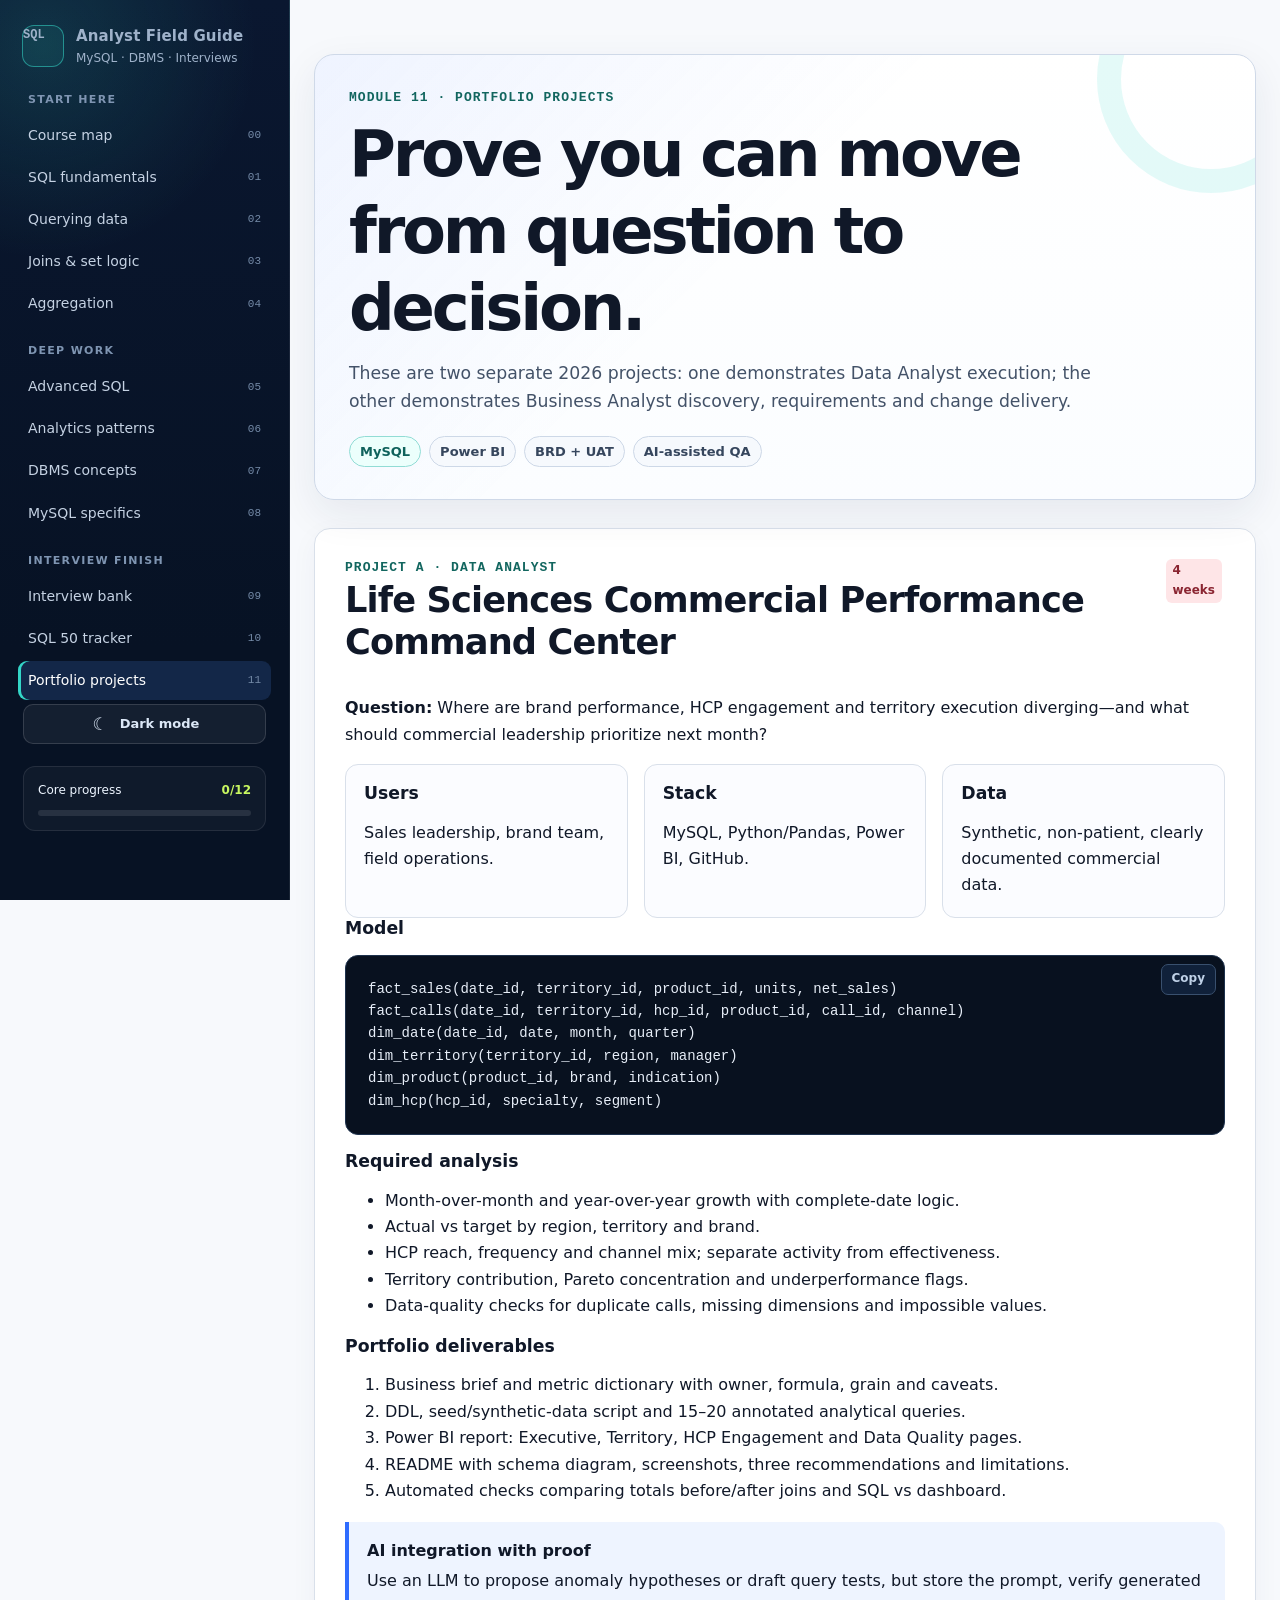
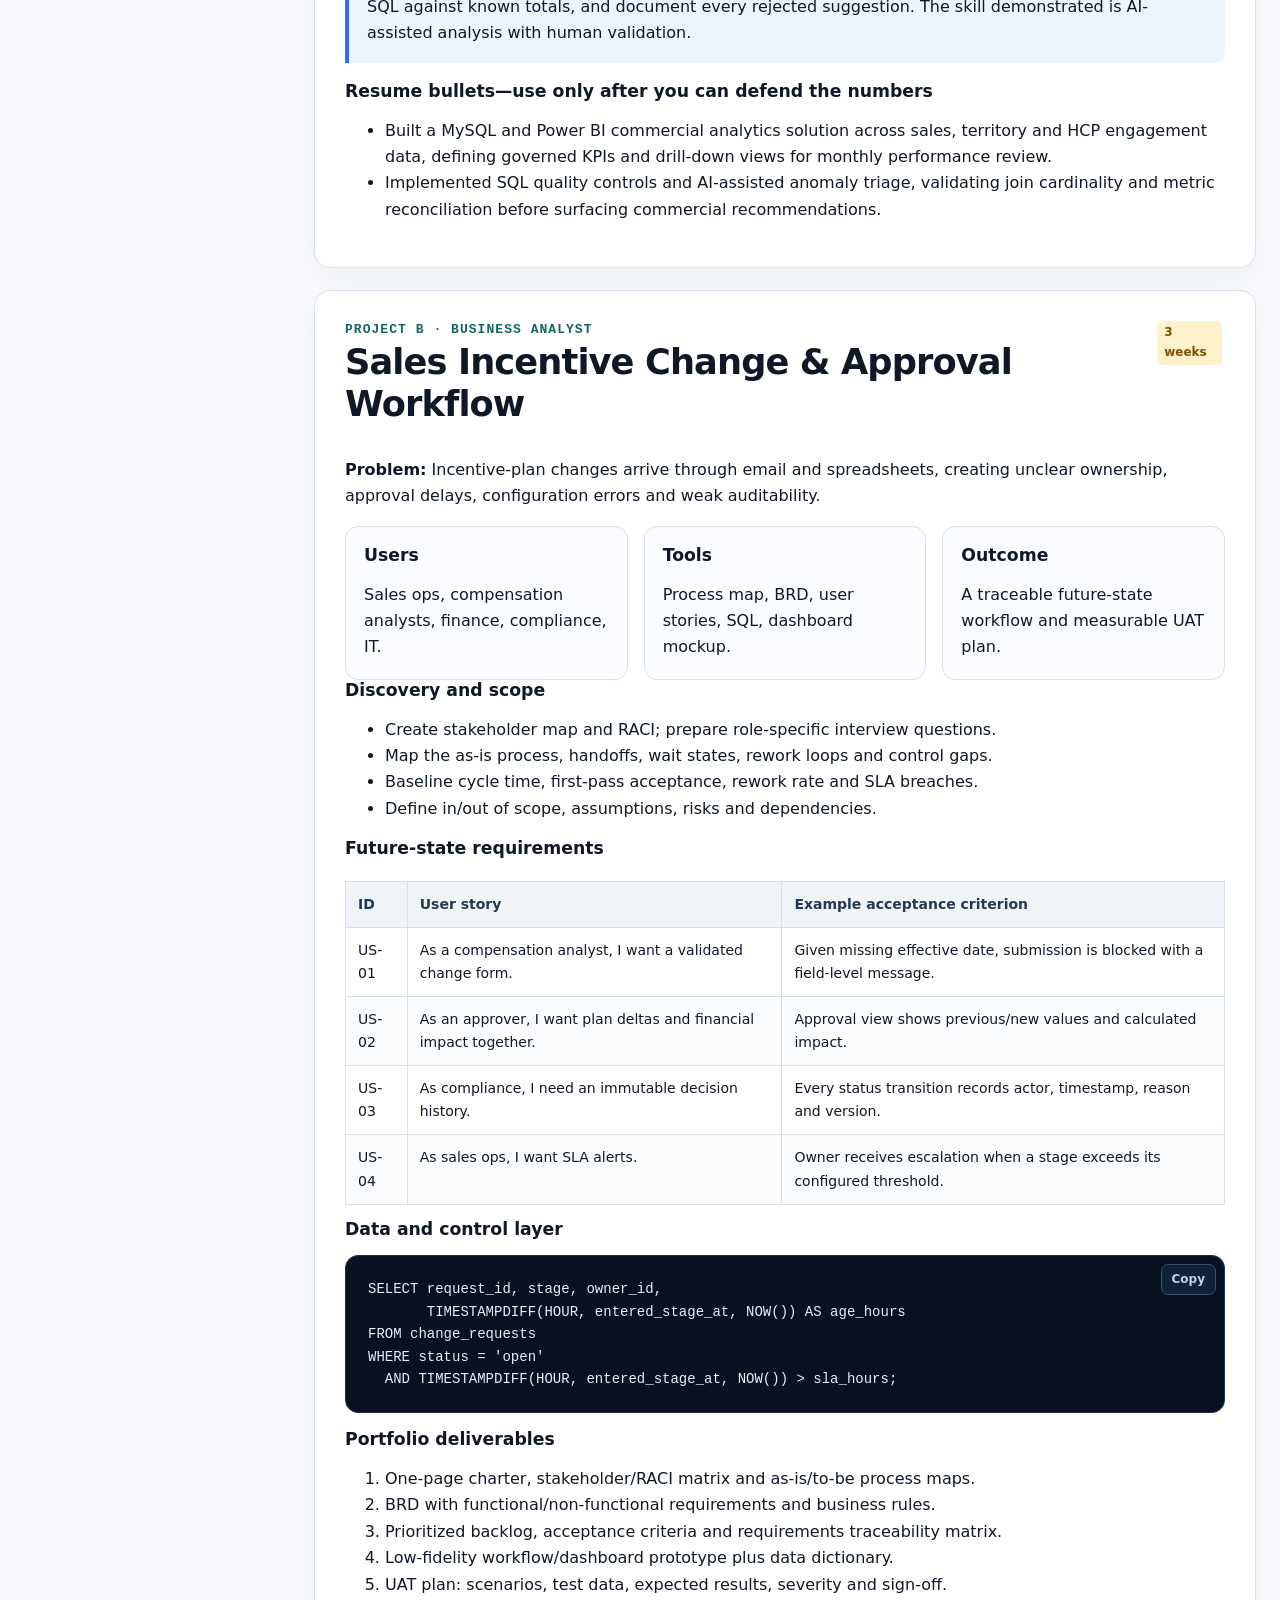
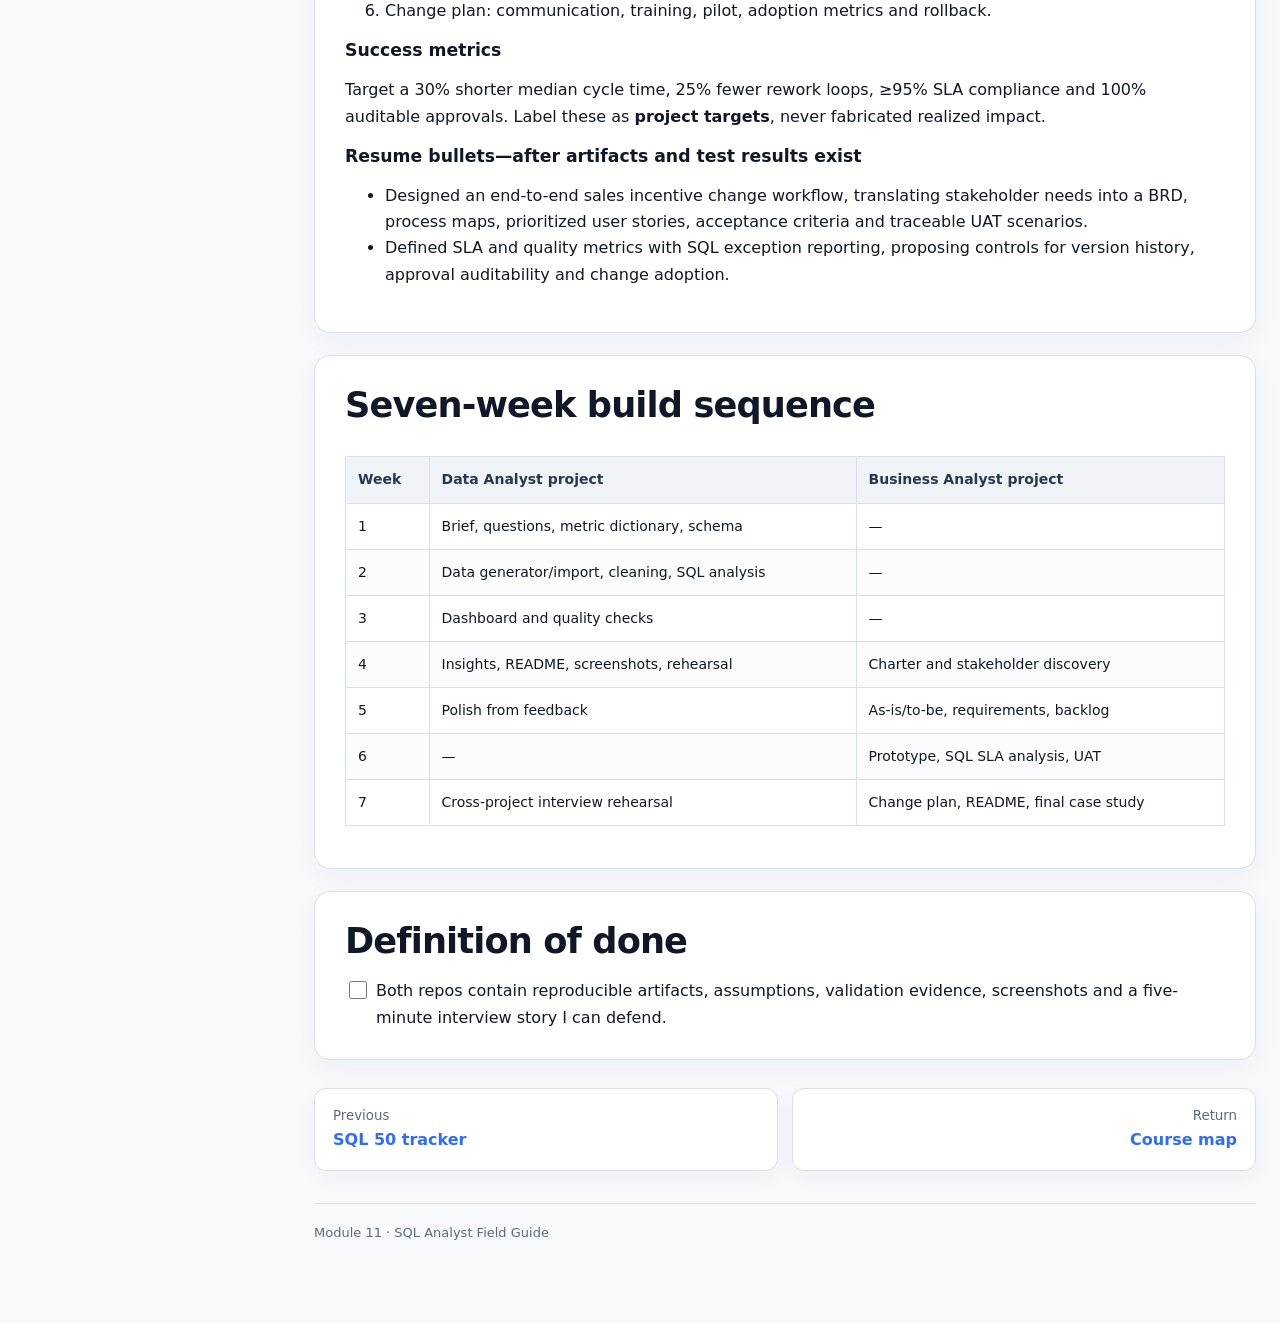
<file: projects.html>
<!doctype html><html lang="en"><head><meta charset="utf-8"><meta name="viewport" content="width=device-width, initial-scale=1"><title>Portfolio Projects · SQL Analyst Field Guide</title><meta name="description" content="Two interview-ready portfolio projects: commercial analytics for a Data Analyst and workflow transformation for a Business Analyst."><link rel="icon" type="image/svg+xml" href="data:image/svg+xml,%3Csvg xmlns='http://www.w3.org/2000/svg' viewBox='0 0 64 64'%3E%3Crect width='64' height='64' rx='13' fill='%230a1730'/%3E%3Cpath d='M17 18h30M17 32h19M17 46h30' stroke='%2333d6c7' stroke-width='7' stroke-linecap='round'/%3E%3Ccircle cx='44' cy='32' r='5' fill='%23c8f760'/%3E%3C/svg%3E"><link rel="stylesheet" href="styles.css"></head><body><a class="skip-link" href="#main">Skip to content</a><div class="mobile-bar"><strong>SQL Field Guide</strong><button class="menu-button" data-menu-toggle aria-expanded="false" aria-label="Open navigation">☰</button></div><button class="backdrop" data-menu-close aria-label="Close navigation"></button><div class="layout">
<aside class="sidebar" aria-label="Course navigation"><a class="brand" href="index.html"><span class="brand-mark">SQL</span><span><strong>Analyst Field Guide</strong><span>MySQL · DBMS · Interviews</span></span></a><p class="nav-label">Start here</p><ul class="nav-list"><li><a href="index.html">Course map <span class="nav-num">00</span></a></li><li><a href="fundamentals.html">SQL fundamentals <span class="nav-num">01</span></a></li><li><a href="querying.html">Querying data <span class="nav-num">02</span></a></li><li><a href="joins.html">Joins &amp; set logic <span class="nav-num">03</span></a></li><li><a href="aggregation.html">Aggregation <span class="nav-num">04</span></a></li></ul><p class="nav-label">Deep work</p><ul class="nav-list"><li><a href="advanced.html">Advanced SQL <span class="nav-num">05</span></a></li><li><a href="analytics.html">Analytics patterns <span class="nav-num">06</span></a></li><li><a href="dbms.html">DBMS concepts <span class="nav-num">07</span></a></li><li><a href="mysql.html">MySQL specifics <span class="nav-num">08</span></a></li></ul><p class="nav-label">Interview finish</p><ul class="nav-list"><li><a href="interview.html">Interview bank <span class="nav-num">09</span></a></li><li><a href="sql50.html">SQL 50 tracker <span class="nav-num">10</span></a></li><li><a aria-current="page" href="projects.html">Portfolio projects <span class="nav-num">11</span></a></li></ul><div class="progress-card"><div class="progress-row"><span>Core progress</span><strong data-progress-text>0/12</strong></div><div class="progress-track"><div class="progress-bar" data-progress-bar></div></div></div></aside>
<main class="main" id="main"><div class="content"><header class="page-header"><div class="eyebrow">Module 11 · Portfolio Projects</div><h1>Prove you can move from question to decision.</h1><p class="lede">These are two separate 2026 projects: one demonstrates Data Analyst execution; the other demonstrates Business Analyst discovery, requirements and change delivery.</p><div class="meta-row"><span class="chip chip--accent">MySQL</span><span class="chip">Power BI</span><span class="chip">BRD + UAT</span><span class="chip">AI-assisted QA</span></div></header>
<section class="section"><div class="section-head"><div><div class="eyebrow">Project A · Data Analyst</div><h2>Life Sciences Commercial Performance Command Center</h2></div><span class="tag tag--hard">4 weeks</span></div><p><strong>Question:</strong> Where are brand performance, HCP engagement and territory execution diverging—and what should commercial leadership prioritize next month?</p><div class="grid grid-3"><article class="card"><h3>Users</h3><p>Sales leadership, brand team, field operations.</p></article><article class="card"><h3>Stack</h3><p>MySQL, Python/Pandas, Power BI, GitHub.</p></article><article class="card"><h3>Data</h3><p>Synthetic, non-patient, clearly documented commercial data.</p></article></div><h3>Model</h3><pre><code>fact_sales(date_id, territory_id, product_id, units, net_sales)
fact_calls(date_id, territory_id, hcp_id, product_id, call_id, channel)
dim_date(date_id, date, month, quarter)
dim_territory(territory_id, region, manager)
dim_product(product_id, brand, indication)
dim_hcp(hcp_id, specialty, segment)</code></pre><h3>Required analysis</h3><ul><li>Month-over-month and year-over-year growth with complete-date logic.</li><li>Actual vs target by region, territory and brand.</li><li>HCP reach, frequency and channel mix; separate activity from effectiveness.</li><li>Territory contribution, Pareto concentration and underperformance flags.</li><li>Data-quality checks for duplicate calls, missing dimensions and impossible values.</li></ul><h3>Portfolio deliverables</h3><ol><li>Business brief and metric dictionary with owner, formula, grain and caveats.</li><li>DDL, seed/synthetic-data script and 15–20 annotated analytical queries.</li><li>Power BI report: Executive, Territory, HCP Engagement and Data Quality pages.</li><li>README with schema diagram, screenshots, three recommendations and limitations.</li><li>Automated checks comparing totals before/after joins and SQL vs dashboard.</li></ol><div class="callout"><strong>AI integration with proof</strong>Use an LLM to propose anomaly hypotheses or draft query tests, but store the prompt, verify generated SQL against known totals, and document every rejected suggestion. The skill demonstrated is AI-assisted analysis with human validation.</div><h3>Resume bullets—use only after you can defend the numbers</h3><ul><li>Built a MySQL and Power BI commercial analytics solution across sales, territory and HCP engagement data, defining governed KPIs and drill-down views for monthly performance review.</li><li>Implemented SQL quality controls and AI-assisted anomaly triage, validating join cardinality and metric reconciliation before surfacing commercial recommendations.</li></ul></section>
<section class="section"><div class="section-head"><div><div class="eyebrow">Project B · Business Analyst</div><h2>Sales Incentive Change &amp; Approval Workflow</h2></div><span class="tag tag--medium">3 weeks</span></div><p><strong>Problem:</strong> Incentive-plan changes arrive through email and spreadsheets, creating unclear ownership, approval delays, configuration errors and weak auditability.</p><div class="grid grid-3"><article class="card"><h3>Users</h3><p>Sales ops, compensation analysts, finance, compliance, IT.</p></article><article class="card"><h3>Tools</h3><p>Process map, BRD, user stories, SQL, dashboard mockup.</p></article><article class="card"><h3>Outcome</h3><p>A traceable future-state workflow and measurable UAT plan.</p></article></div><h3>Discovery and scope</h3><ul><li>Create stakeholder map and RACI; prepare role-specific interview questions.</li><li>Map the as-is process, handoffs, wait states, rework loops and control gaps.</li><li>Baseline cycle time, first-pass acceptance, rework rate and SLA breaches.</li><li>Define in/out of scope, assumptions, risks and dependencies.</li></ul><h3>Future-state requirements</h3><div class="table-scroll"><table><thead><tr><th>ID</th><th>User story</th><th>Example acceptance criterion</th></tr></thead><tbody><tr><td>US-01</td><td>As a compensation analyst, I want a validated change form.</td><td>Given missing effective date, submission is blocked with a field-level message.</td></tr><tr><td>US-02</td><td>As an approver, I want plan deltas and financial impact together.</td><td>Approval view shows previous/new values and calculated impact.</td></tr><tr><td>US-03</td><td>As compliance, I need an immutable decision history.</td><td>Every status transition records actor, timestamp, reason and version.</td></tr><tr><td>US-04</td><td>As sales ops, I want SLA alerts.</td><td>Owner receives escalation when a stage exceeds its configured threshold.</td></tr></tbody></table></div><h3>Data and control layer</h3><pre><code>SELECT request_id, stage, owner_id,
       TIMESTAMPDIFF(HOUR, entered_stage_at, NOW()) AS age_hours
FROM change_requests
WHERE status = 'open'
  AND TIMESTAMPDIFF(HOUR, entered_stage_at, NOW()) &gt; sla_hours;</code></pre><h3>Portfolio deliverables</h3><ol><li>One-page charter, stakeholder/RACI matrix and as-is/to-be process maps.</li><li>BRD with functional/non-functional requirements and business rules.</li><li>Prioritized backlog, acceptance criteria and requirements traceability matrix.</li><li>Low-fidelity workflow/dashboard prototype plus data dictionary.</li><li>UAT plan: scenarios, test data, expected results, severity and sign-off.</li><li>Change plan: communication, training, pilot, adoption metrics and rollback.</li></ol><h3>Success metrics</h3><p>Target a 30% shorter median cycle time, 25% fewer rework loops, ≥95% SLA compliance and 100% auditable approvals. Label these as <strong>project targets</strong>, never fabricated realized impact.</p><h3>Resume bullets—after artifacts and test results exist</h3><ul><li>Designed an end-to-end sales incentive change workflow, translating stakeholder needs into a BRD, process maps, prioritized user stories, acceptance criteria and traceable UAT scenarios.</li><li>Defined SLA and quality metrics with SQL exception reporting, proposing controls for version history, approval auditability and change adoption.</li></ul></section>
<section class="section"><h2>Seven-week build sequence</h2><div class="table-scroll"><table><thead><tr><th>Week</th><th>Data Analyst project</th><th>Business Analyst project</th></tr></thead><tbody><tr><td>1</td><td>Brief, questions, metric dictionary, schema</td><td>—</td></tr><tr><td>2</td><td>Data generator/import, cleaning, SQL analysis</td><td>—</td></tr><tr><td>3</td><td>Dashboard and quality checks</td><td>—</td></tr><tr><td>4</td><td>Insights, README, screenshots, rehearsal</td><td>Charter and stakeholder discovery</td></tr><tr><td>5</td><td>Polish from feedback</td><td>As-is/to-be, requirements, backlog</td></tr><tr><td>6</td><td>—</td><td>Prototype, SQL SLA analysis, UAT</td></tr><tr><td>7</td><td>Cross-project interview rehearsal</td><td>Change plan, README, final case study</td></tr></tbody></table></div></section>
<section class="section"><h2>Definition of done</h2><ul class="checklist"><li><label><input type="checkbox" data-key="projects"><span>Both repos contain reproducible artifacts, assumptions, validation evidence, screenshots and a five-minute interview story I can defend.</span></label></li></ul></section>
<nav class="pager"><a href="sql50.html"><small>Previous</small><strong>SQL 50 tracker</strong></a><a href="index.html"><small>Return</small><strong>Course map</strong></a></nav><footer class="footer">Module 11 · SQL Analyst Field Guide</footer></div></main></div><script src="app.js"></script></body></html>
</file>
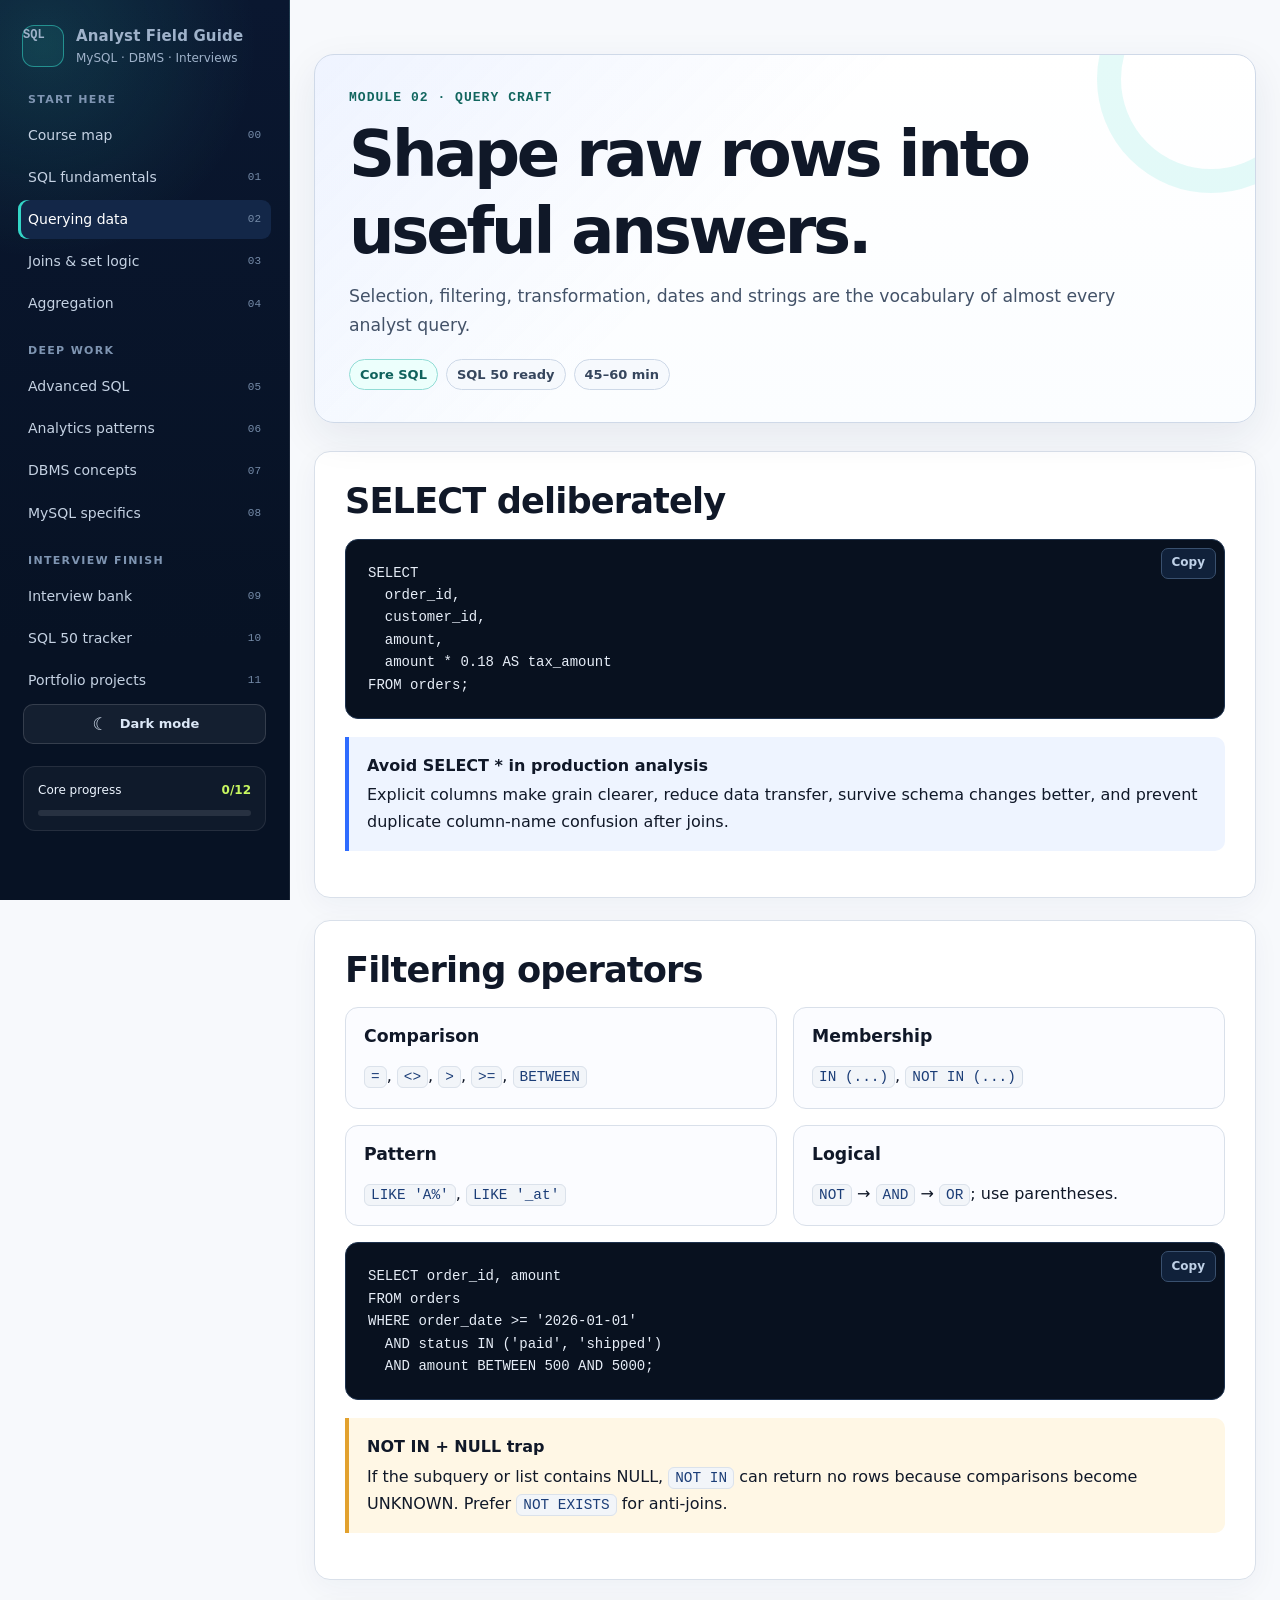
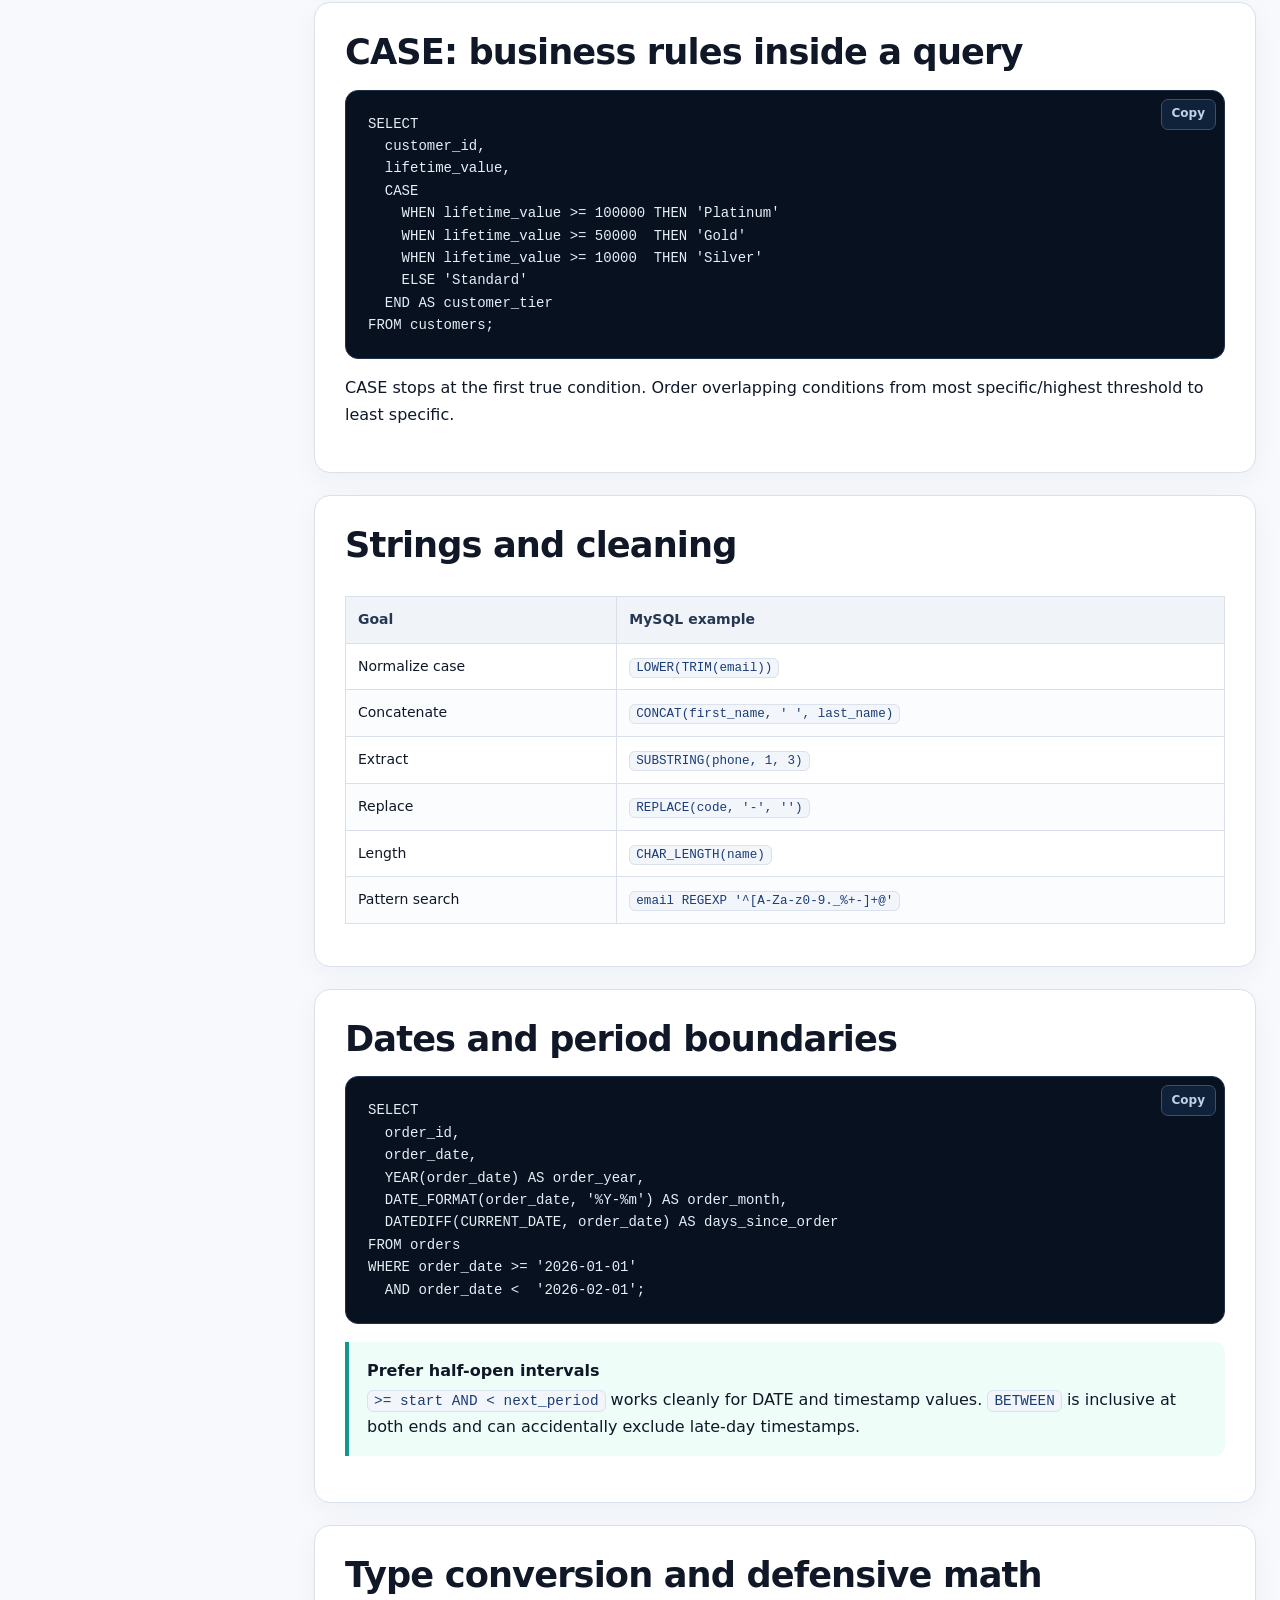
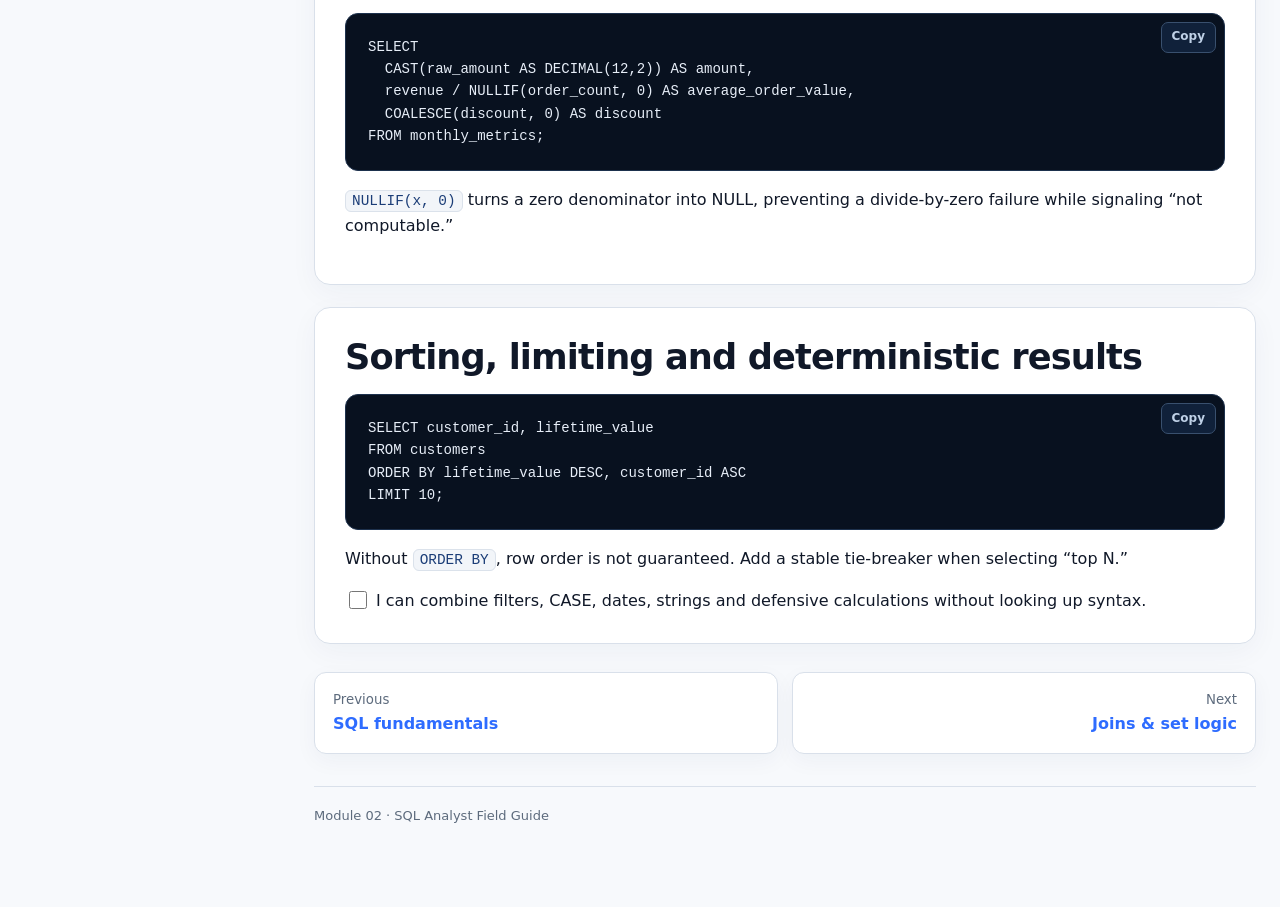
<file: querying.html>
<!doctype html><html lang="en"><head><meta charset="utf-8"><meta name="viewport" content="width=device-width, initial-scale=1"><title>Querying Data · SQL Analyst Field Guide</title><meta name="description" content="SELECT, WHERE, CASE, dates, strings, sorting and transformations for analyst interviews."><link rel="icon" type="image/svg+xml" href="data:image/svg+xml,%3Csvg xmlns='http://www.w3.org/2000/svg' viewBox='0 0 64 64'%3E%3Crect width='64' height='64' rx='13' fill='%230a1730'/%3E%3Cpath d='M17 18h30M17 32h19M17 46h30' stroke='%2333d6c7' stroke-width='7' stroke-linecap='round'/%3E%3Ccircle cx='44' cy='32' r='5' fill='%23c8f760'/%3E%3C/svg%3E"><link rel="stylesheet" href="styles.css"></head><body><a class="skip-link" href="#main">Skip to content</a><div class="mobile-bar"><strong>SQL Field Guide</strong><button class="menu-button" data-menu-toggle aria-expanded="false" aria-label="Open navigation">☰</button></div><button class="backdrop" data-menu-close aria-label="Close navigation"></button><div class="layout">
<aside class="sidebar" aria-label="Course navigation"><a class="brand" href="index.html"><span class="brand-mark">SQL</span><span><strong>Analyst Field Guide</strong><span>MySQL · DBMS · Interviews</span></span></a><p class="nav-label">Start here</p><ul class="nav-list"><li><a href="index.html">Course map <span class="nav-num">00</span></a></li><li><a href="fundamentals.html">SQL fundamentals <span class="nav-num">01</span></a></li><li><a aria-current="page" href="querying.html">Querying data <span class="nav-num">02</span></a></li><li><a href="joins.html">Joins &amp; set logic <span class="nav-num">03</span></a></li><li><a href="aggregation.html">Aggregation <span class="nav-num">04</span></a></li></ul><p class="nav-label">Deep work</p><ul class="nav-list"><li><a href="advanced.html">Advanced SQL <span class="nav-num">05</span></a></li><li><a href="analytics.html">Analytics patterns <span class="nav-num">06</span></a></li><li><a href="dbms.html">DBMS concepts <span class="nav-num">07</span></a></li><li><a href="mysql.html">MySQL specifics <span class="nav-num">08</span></a></li></ul><p class="nav-label">Interview finish</p><ul class="nav-list"><li><a href="interview.html">Interview bank <span class="nav-num">09</span></a></li><li><a href="sql50.html">SQL 50 tracker <span class="nav-num">10</span></a></li><li><a href="projects.html">Portfolio projects <span class="nav-num">11</span></a></li></ul><div class="progress-card"><div class="progress-row"><span>Core progress</span><strong data-progress-text>0/12</strong></div><div class="progress-track"><div class="progress-bar" data-progress-bar></div></div></div></aside>
<main class="main" id="main"><div class="content"><header class="page-header"><div class="eyebrow">Module 02 · Query craft</div><h1>Shape raw rows into useful answers.</h1><p class="lede">Selection, filtering, transformation, dates and strings are the vocabulary of almost every analyst query.</p><div class="meta-row"><span class="chip chip--accent">Core SQL</span><span class="chip">SQL 50 ready</span><span class="chip">45–60 min</span></div></header>
<section class="section"><h2>SELECT deliberately</h2><pre><code>SELECT
  order_id,
  customer_id,
  amount,
  amount * 0.18 AS tax_amount
FROM orders;</code></pre><div class="callout"><strong>Avoid SELECT * in production analysis</strong>Explicit columns make grain clearer, reduce data transfer, survive schema changes better, and prevent duplicate column-name confusion after joins.</div></section>
<section class="section"><h2>Filtering operators</h2><div class="grid grid-2"><article class="card"><h3>Comparison</h3><p><code>=</code>, <code>&lt;&gt;</code>, <code>&gt;</code>, <code>&gt;=</code>, <code>BETWEEN</code></p></article><article class="card"><h3>Membership</h3><p><code>IN (...)</code>, <code>NOT IN (...)</code></p></article><article class="card"><h3>Pattern</h3><p><code>LIKE 'A%'</code>, <code>LIKE '_at'</code></p></article><article class="card"><h3>Logical</h3><p><code>NOT</code> → <code>AND</code> → <code>OR</code>; use parentheses.</p></article></div>
<pre><code>SELECT order_id, amount
FROM orders
WHERE order_date &gt;= '2026-01-01'
  AND status IN ('paid', 'shipped')
  AND amount BETWEEN 500 AND 5000;</code></pre><div class="callout callout--warn"><strong>NOT IN + NULL trap</strong>If the subquery or list contains NULL, <code>NOT IN</code> can return no rows because comparisons become UNKNOWN. Prefer <code>NOT EXISTS</code> for anti-joins.</div></section>
<section class="section"><h2>CASE: business rules inside a query</h2><pre><code>SELECT
  customer_id,
  lifetime_value,
  CASE
    WHEN lifetime_value &gt;= 100000 THEN 'Platinum'
    WHEN lifetime_value &gt;= 50000  THEN 'Gold'
    WHEN lifetime_value &gt;= 10000  THEN 'Silver'
    ELSE 'Standard'
  END AS customer_tier
FROM customers;</code></pre><p>CASE stops at the first true condition. Order overlapping conditions from most specific/highest threshold to least specific.</p></section>
<section class="section"><h2>Strings and cleaning</h2><div class="table-scroll"><table><thead><tr><th>Goal</th><th>MySQL example</th></tr></thead><tbody><tr><td>Normalize case</td><td><code>LOWER(TRIM(email))</code></td></tr><tr><td>Concatenate</td><td><code>CONCAT(first_name, ' ', last_name)</code></td></tr><tr><td>Extract</td><td><code>SUBSTRING(phone, 1, 3)</code></td></tr><tr><td>Replace</td><td><code>REPLACE(code, '-', '')</code></td></tr><tr><td>Length</td><td><code>CHAR_LENGTH(name)</code></td></tr><tr><td>Pattern search</td><td><code>email REGEXP '^[A-Za-z0-9._%+-]+@'</code></td></tr></tbody></table></div></section>
<section class="section"><h2>Dates and period boundaries</h2><pre><code>SELECT
  order_id,
  order_date,
  YEAR(order_date) AS order_year,
  DATE_FORMAT(order_date, '%Y-%m') AS order_month,
  DATEDIFF(CURRENT_DATE, order_date) AS days_since_order
FROM orders
WHERE order_date &gt;= '2026-01-01'
  AND order_date &lt;  '2026-02-01';</code></pre><div class="callout callout--success"><strong>Prefer half-open intervals</strong><code>&gt;= start AND &lt; next_period</code> works cleanly for DATE and timestamp values. <code>BETWEEN</code> is inclusive at both ends and can accidentally exclude late-day timestamps.</div></section>
<section class="section"><h2>Type conversion and defensive math</h2><pre><code>SELECT
  CAST(raw_amount AS DECIMAL(12,2)) AS amount,
  revenue / NULLIF(order_count, 0) AS average_order_value,
  COALESCE(discount, 0) AS discount
FROM monthly_metrics;</code></pre><p><code>NULLIF(x, 0)</code> turns a zero denominator into NULL, preventing a divide-by-zero failure while signaling “not computable.”</p></section>
<section class="section"><h2>Sorting, limiting and deterministic results</h2><pre><code>SELECT customer_id, lifetime_value
FROM customers
ORDER BY lifetime_value DESC, customer_id ASC
LIMIT 10;</code></pre><p>Without <code>ORDER BY</code>, row order is not guaranteed. Add a stable tie-breaker when selecting “top N.”</p><ul class="checklist"><li><label><input type="checkbox" data-key="query-filter"><span>I can combine filters, CASE, dates, strings and defensive calculations without looking up syntax.</span></label></li></ul></section>
<nav class="pager"><a href="fundamentals.html"><small>Previous</small><strong>SQL fundamentals</strong></a><a href="joins.html"><small>Next</small><strong>Joins &amp; set logic</strong></a></nav><footer class="footer">Module 02 · SQL Analyst Field Guide</footer></div></main></div><script src="app.js"></script></body></html>
</file>
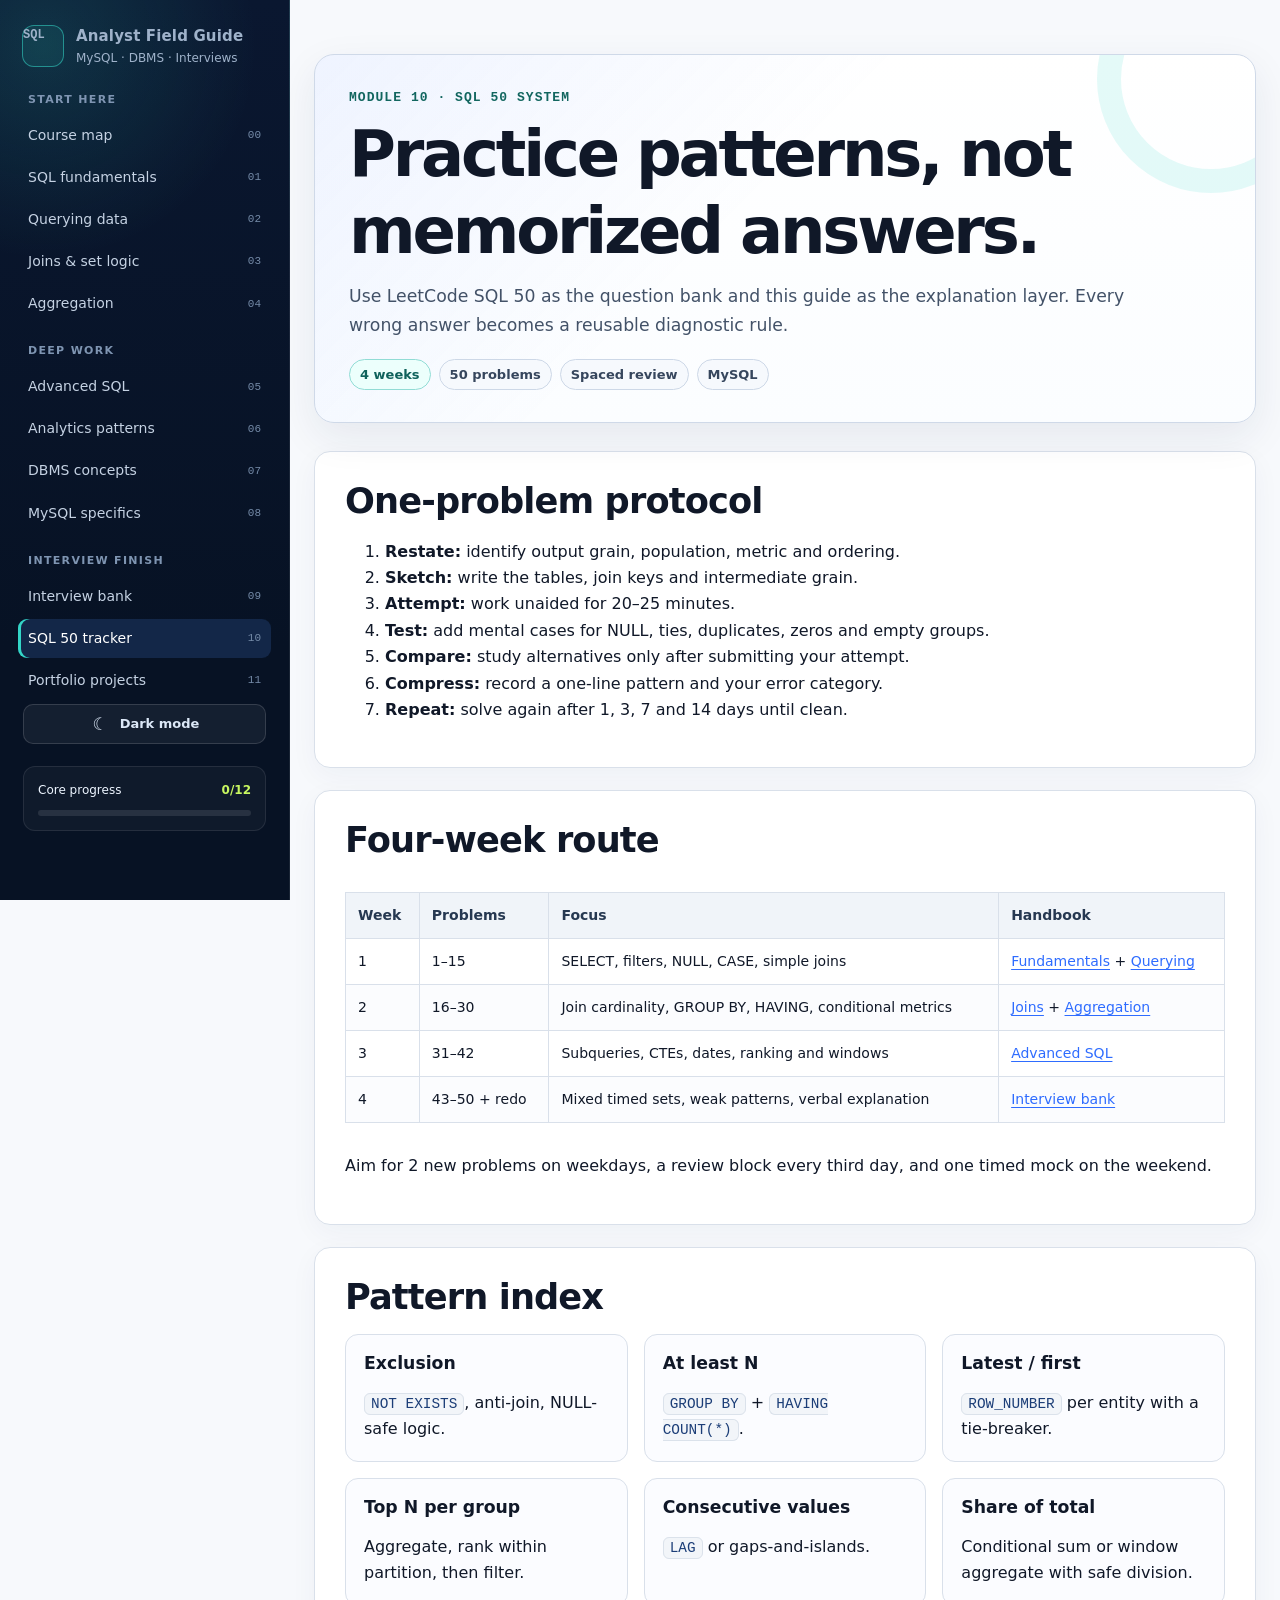
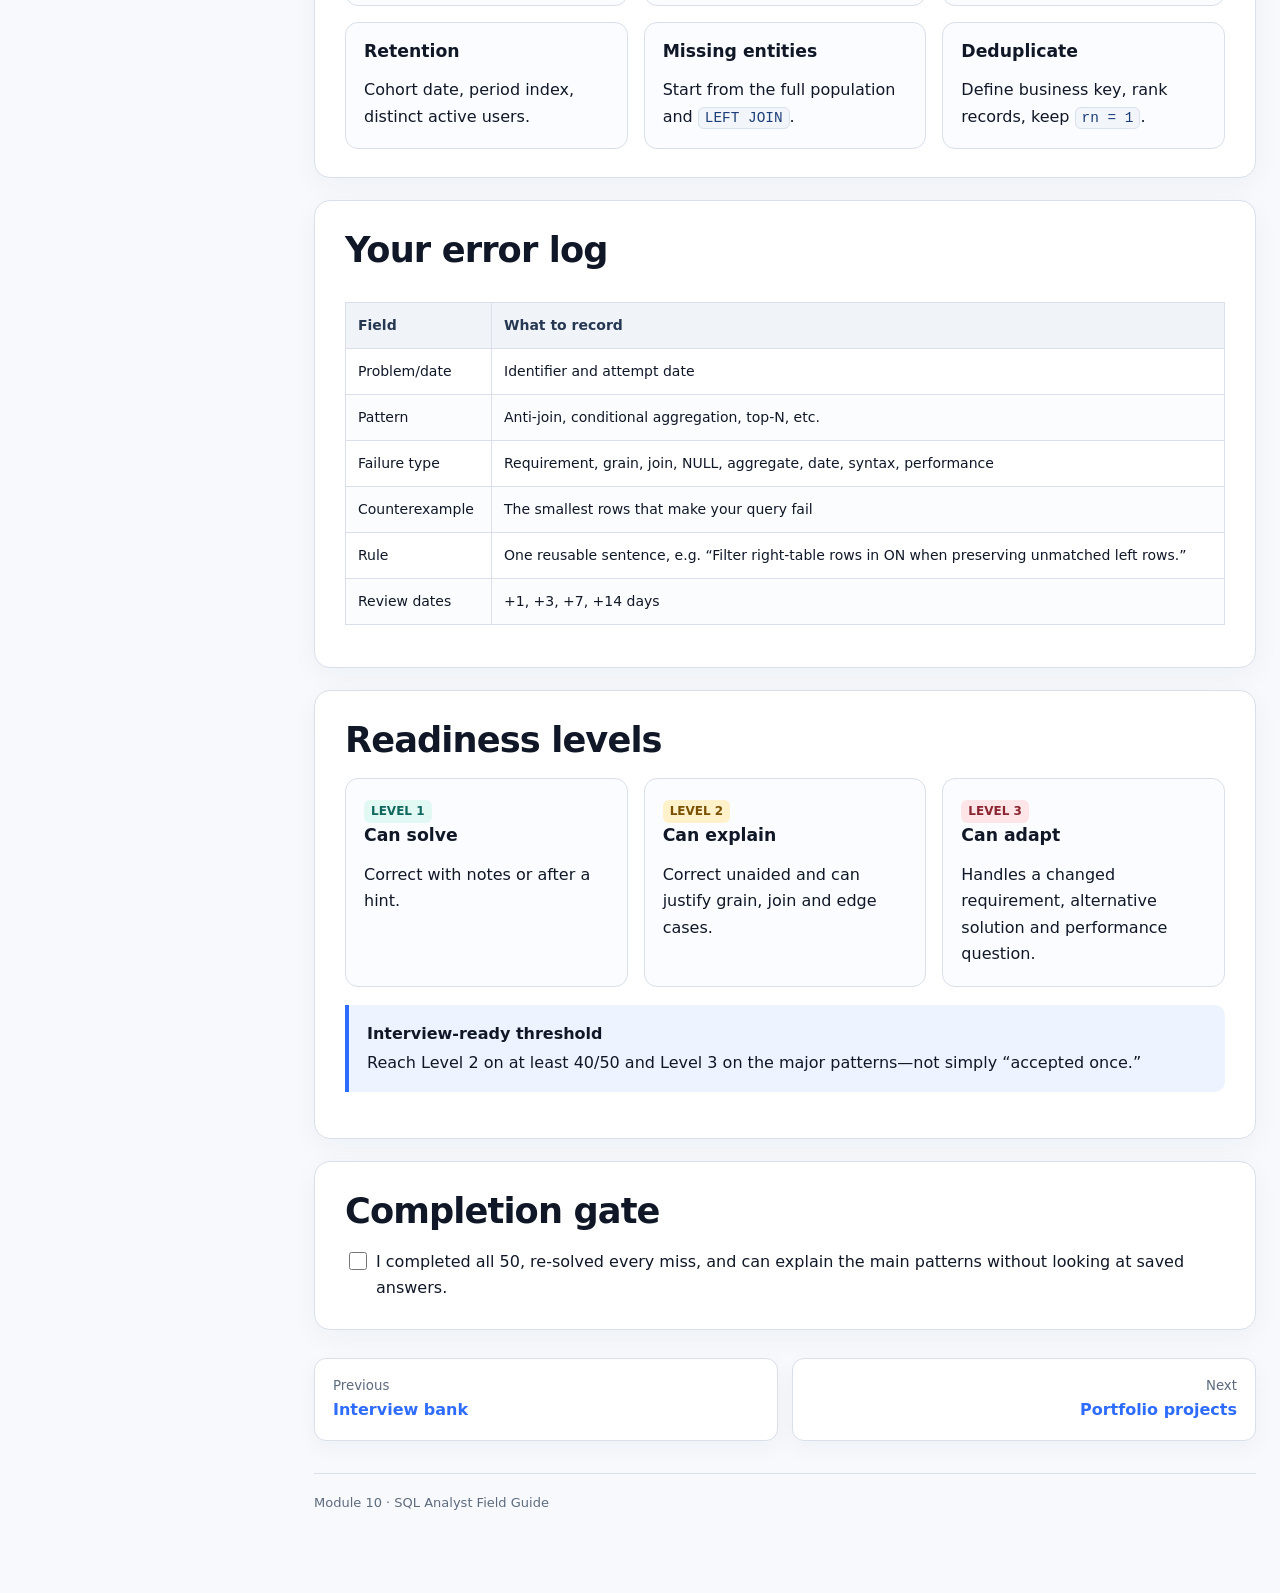
<file: sql50.html>
<!doctype html><html lang="en"><head><meta charset="utf-8"><meta name="viewport" content="width=device-width, initial-scale=1"><title>SQL 50 Practice Plan · SQL Analyst Field Guide</title><meta name="description" content="A four-week SQL 50 practice system with attempt protocol, pattern map, review loop and readiness criteria."><link rel="icon" type="image/svg+xml" href="data:image/svg+xml,%3Csvg xmlns='http://www.w3.org/2000/svg' viewBox='0 0 64 64'%3E%3Crect width='64' height='64' rx='13' fill='%230a1730'/%3E%3Cpath d='M17 18h30M17 32h19M17 46h30' stroke='%2333d6c7' stroke-width='7' stroke-linecap='round'/%3E%3Ccircle cx='44' cy='32' r='5' fill='%23c8f760'/%3E%3C/svg%3E"><link rel="stylesheet" href="styles.css"></head><body><a class="skip-link" href="#main">Skip to content</a><div class="mobile-bar"><strong>SQL Field Guide</strong><button class="menu-button" data-menu-toggle aria-expanded="false" aria-label="Open navigation">☰</button></div><button class="backdrop" data-menu-close aria-label="Close navigation"></button><div class="layout">
<aside class="sidebar" aria-label="Course navigation"><a class="brand" href="index.html"><span class="brand-mark">SQL</span><span><strong>Analyst Field Guide</strong><span>MySQL · DBMS · Interviews</span></span></a><p class="nav-label">Start here</p><ul class="nav-list"><li><a href="index.html">Course map <span class="nav-num">00</span></a></li><li><a href="fundamentals.html">SQL fundamentals <span class="nav-num">01</span></a></li><li><a href="querying.html">Querying data <span class="nav-num">02</span></a></li><li><a href="joins.html">Joins &amp; set logic <span class="nav-num">03</span></a></li><li><a href="aggregation.html">Aggregation <span class="nav-num">04</span></a></li></ul><p class="nav-label">Deep work</p><ul class="nav-list"><li><a href="advanced.html">Advanced SQL <span class="nav-num">05</span></a></li><li><a href="analytics.html">Analytics patterns <span class="nav-num">06</span></a></li><li><a href="dbms.html">DBMS concepts <span class="nav-num">07</span></a></li><li><a href="mysql.html">MySQL specifics <span class="nav-num">08</span></a></li></ul><p class="nav-label">Interview finish</p><ul class="nav-list"><li><a href="interview.html">Interview bank <span class="nav-num">09</span></a></li><li><a aria-current="page" href="sql50.html">SQL 50 tracker <span class="nav-num">10</span></a></li><li><a href="projects.html">Portfolio projects <span class="nav-num">11</span></a></li></ul><div class="progress-card"><div class="progress-row"><span>Core progress</span><strong data-progress-text>0/12</strong></div><div class="progress-track"><div class="progress-bar" data-progress-bar></div></div></div></aside>
<main class="main" id="main"><div class="content"><header class="page-header"><div class="eyebrow">Module 10 · SQL 50 System</div><h1>Practice patterns, not memorized answers.</h1><p class="lede">Use LeetCode SQL 50 as the question bank and this guide as the explanation layer. Every wrong answer becomes a reusable diagnostic rule.</p><div class="meta-row"><span class="chip chip--accent">4 weeks</span><span class="chip">50 problems</span><span class="chip">Spaced review</span><span class="chip">MySQL</span></div></header>
<section class="section"><h2>One-problem protocol</h2><ol><li><strong>Restate:</strong> identify output grain, population, metric and ordering.</li><li><strong>Sketch:</strong> write the tables, join keys and intermediate grain.</li><li><strong>Attempt:</strong> work unaided for 20–25 minutes.</li><li><strong>Test:</strong> add mental cases for NULL, ties, duplicates, zeros and empty groups.</li><li><strong>Compare:</strong> study alternatives only after submitting your attempt.</li><li><strong>Compress:</strong> record a one-line pattern and your error category.</li><li><strong>Repeat:</strong> solve again after 1, 3, 7 and 14 days until clean.</li></ol></section>
<section class="section"><h2>Four-week route</h2><div class="table-scroll"><table><thead><tr><th>Week</th><th>Problems</th><th>Focus</th><th>Handbook</th></tr></thead><tbody><tr><td>1</td><td>1–15</td><td>SELECT, filters, NULL, CASE, simple joins</td><td><a href="fundamentals.html">Fundamentals</a> + <a href="querying.html">Querying</a></td></tr><tr><td>2</td><td>16–30</td><td>Join cardinality, GROUP BY, HAVING, conditional metrics</td><td><a href="joins.html">Joins</a> + <a href="aggregation.html">Aggregation</a></td></tr><tr><td>3</td><td>31–42</td><td>Subqueries, CTEs, dates, ranking and windows</td><td><a href="advanced.html">Advanced SQL</a></td></tr><tr><td>4</td><td>43–50 + redo</td><td>Mixed timed sets, weak patterns, verbal explanation</td><td><a href="interview.html">Interview bank</a></td></tr></tbody></table></div><p>Aim for 2 new problems on weekdays, a review block every third day, and one timed mock on the weekend.</p></section>
<section class="section"><h2>Pattern index</h2><div class="grid grid-3"><article class="card"><h3>Exclusion</h3><p><code>NOT EXISTS</code>, anti-join, NULL-safe logic.</p></article><article class="card"><h3>At least N</h3><p><code>GROUP BY</code> + <code>HAVING COUNT(*)</code>.</p></article><article class="card"><h3>Latest / first</h3><p><code>ROW_NUMBER</code> per entity with a tie-breaker.</p></article><article class="card"><h3>Top N per group</h3><p>Aggregate, rank within partition, then filter.</p></article><article class="card"><h3>Consecutive values</h3><p><code>LAG</code> or gaps-and-islands.</p></article><article class="card"><h3>Share of total</h3><p>Conditional sum or window aggregate with safe division.</p></article><article class="card"><h3>Retention</h3><p>Cohort date, period index, distinct active users.</p></article><article class="card"><h3>Missing entities</h3><p>Start from the full population and <code>LEFT JOIN</code>.</p></article><article class="card"><h3>Deduplicate</h3><p>Define business key, rank records, keep <code>rn = 1</code>.</p></article></div></section>
<section class="section"><h2>Your error log</h2><div class="table-scroll"><table><thead><tr><th>Field</th><th>What to record</th></tr></thead><tbody><tr><td>Problem/date</td><td>Identifier and attempt date</td></tr><tr><td>Pattern</td><td>Anti-join, conditional aggregation, top-N, etc.</td></tr><tr><td>Failure type</td><td>Requirement, grain, join, NULL, aggregate, date, syntax, performance</td></tr><tr><td>Counterexample</td><td>The smallest rows that make your query fail</td></tr><tr><td>Rule</td><td>One reusable sentence, e.g. “Filter right-table rows in ON when preserving unmatched left rows.”</td></tr><tr><td>Review dates</td><td>+1, +3, +7, +14 days</td></tr></tbody></table></div></section>
<section class="section"><h2>Readiness levels</h2><div class="grid grid-3"><article class="card"><span class="tag tag--easy">LEVEL 1</span><h3>Can solve</h3><p>Correct with notes or after a hint.</p></article><article class="card"><span class="tag tag--medium">LEVEL 2</span><h3>Can explain</h3><p>Correct unaided and can justify grain, join and edge cases.</p></article><article class="card"><span class="tag tag--hard">LEVEL 3</span><h3>Can adapt</h3><p>Handles a changed requirement, alternative solution and performance question.</p></article></div><div class="callout"><strong>Interview-ready threshold</strong>Reach Level 2 on at least 40/50 and Level 3 on the major patterns—not simply “accepted once.”</div></section>
<section class="section"><h2>Completion gate</h2><ul class="checklist"><li><label><input type="checkbox" data-key="sql50"><span>I completed all 50, re-solved every miss, and can explain the main patterns without looking at saved answers.</span></label></li></ul></section>
<nav class="pager"><a href="interview.html"><small>Previous</small><strong>Interview bank</strong></a><a href="projects.html"><small>Next</small><strong>Portfolio projects</strong></a></nav><footer class="footer">Module 10 · SQL Analyst Field Guide</footer></div></main></div><script src="app.js"></script></body></html>
</file>
<file: styles.css>
:root {
  --ink: #101828;
  --muted: #5d6b7d;
  --paper: #f7f9fc;
  --panel: #ffffff;
  --line: #d9e0ea;
  --nav: #0a1730;
  --nav-soft: #132748;
  --cyan: #33d6c7;
  --blue: #2e6cff;
  --lime: #c8f760;
  --amber: #ffce73;
  --danger: #f36f77;
  --code: #08111f;
  --radius: 16px;
  --shadow: 0 14px 40px rgba(20, 40, 80, 0.08);
  --sans: Inter, ui-sans-serif, system-ui, -apple-system, BlinkMacSystemFont, "Segoe UI", sans-serif;
  --mono: "SFMono-Regular", Consolas, "Liberation Mono", monospace;
}

* { box-sizing: border-box; }
html { scroll-behavior: smooth; color-scheme: light; }
html[data-theme="dark"] {
  color-scheme: dark;
  --ink: #e7eef8;
  --muted: #a7b5c8;
  --paper: #07111e;
  --panel: #0e1b2c;
  --line: #293a52;
  --nav: #050c17;
  --nav-soft: #152a47;
  --blue: #7da8ff;
  --code: #030812;
  --shadow: 0 16px 42px rgba(0, 0, 0, .28);
}
body {
  margin: 0;
  color: var(--ink);
  background: var(--paper);
  font-family: var(--sans);
  font-size: 16px;
  line-height: 1.65;
}
a { color: var(--blue); text-underline-offset: 3px; }
a:hover { color: #164bbf; }
button, input { font: inherit; }

.skip-link {
  position: fixed;
  z-index: 100;
  top: -60px;
  left: 12px;
  padding: 10px 14px;
  border-radius: 8px;
  color: #03141e;
  background: var(--cyan);
  font-weight: 800;
}
.skip-link:focus { top: 12px; }

.layout { min-height: 100vh; }
.sidebar {
  position: fixed;
  inset: 0 auto 0 0;
  z-index: 30;
  width: 290px;
  overflow-y: auto;
  color: #edf5ff;
  background:
    radial-gradient(circle at 15% 5%, rgba(51, 214, 199, .15), transparent 24%),
    linear-gradient(180deg, var(--nav), #071224 72%);
  border-right: 1px solid rgba(255,255,255,.08);
  padding: 24px 18px 28px;
}
.brand {
  display: grid;
  grid-template-columns: 42px 1fr;
  gap: 12px;
  align-items: center;
  color: white;
  text-decoration: none;
  margin: 0 4px 22px;
}
.brand-mark {
  display: grid;
  place-items: center;
  width: 42px;
  height: 42px;
  border: 1px solid rgba(51,214,199,.55);
  border-radius: 12px;
  color: var(--cyan);
  background: rgba(51,214,199,.08);
  font-family: var(--mono);
  font-size: 14px;
  font-weight: 900;
}
.brand strong { display: block; font-size: 15px; letter-spacing: .01em; }
.brand span { display: block; color: #9fb2ca; font-size: 12px; }
.nav-label {
  margin: 19px 10px 7px;
  color: #7f95b2;
  font-size: 11px;
  font-weight: 800;
  letter-spacing: .12em;
  text-transform: uppercase;
}
.nav-list { display: grid; gap: 3px; margin: 0; padding: 0; list-style: none; }
.nav-list a {
  display: flex;
  justify-content: space-between;
  align-items: center;
  min-height: 39px;
  padding: 8px 10px;
  border-radius: 9px;
  color: #c5d2e3;
  text-decoration: none;
  font-size: 14px;
}
.nav-list a:hover { color: white; background: rgba(255,255,255,.06); }
.nav-list a[aria-current="page"] {
  color: white;
  background: var(--nav-soft);
  box-shadow: inset 3px 0 0 var(--cyan);
}
.nav-num { color: #758ba8; font-family: var(--mono); font-size: 11px; }
.progress-card {
  margin: 22px 5px 0;
  padding: 14px;
  border: 1px solid rgba(255,255,255,.09);
  border-radius: 12px;
  background: rgba(255,255,255,.035);
}
.theme-toggle {
  display: inline-flex;
  align-items: center;
  justify-content: center;
  gap: 9px;
  min-height: 40px;
  border: 1px solid rgba(255,255,255,.14);
  border-radius: 10px;
  color: #dce8f7;
  background: rgba(255,255,255,.055);
  font-size: 13px;
  font-weight: 800;
  cursor: pointer;
}
.theme-toggle:hover { color: white; border-color: rgba(51,214,199,.55); background: rgba(51,214,199,.09); }
.theme-toggle:focus-visible { outline: 3px solid rgba(51,214,199,.32); outline-offset: 2px; }
.theme-toggle--sidebar { width: calc(100% - 10px); margin: 4px 5px 0; }
.theme-toggle__icon { display: grid; place-items: center; width: 21px; height: 21px; font-size: 17px; line-height: 1; }
.mobile-actions { display: flex; align-items: center; gap: 8px; }
.theme-toggle--compact { width: 42px; padding: 0; }
.theme-toggle--compact .theme-toggle__label { position: absolute; width: 1px; height: 1px; overflow: hidden; clip: rect(0 0 0 0); white-space: nowrap; }
.progress-row { display: flex; justify-content: space-between; gap: 12px; font-size: 12px; }
.progress-row strong { color: var(--lime); }
.progress-track { height: 6px; margin-top: 9px; overflow: hidden; border-radius: 99px; background: rgba(255,255,255,.1); }
.progress-bar { width: 0; height: 100%; background: linear-gradient(90deg, var(--cyan), var(--lime)); transition: width .25s ease; }

.main { margin-left: 290px; }
.content {
  width: min(1060px, calc(100% - 48px));
  margin: 0 auto;
  padding: 54px 0 80px;
}
.page-header {
  position: relative;
  overflow: hidden;
  margin-bottom: 28px;
  padding: 32px 34px;
  border: 1px solid #cfd9e8;
  border-radius: 20px;
  background:
    linear-gradient(135deg, rgba(46,108,255,.08), transparent 45%),
    linear-gradient(180deg, #fff, #fbfdff);
  box-shadow: var(--shadow);
}
.page-header::after {
  content: "";
  position: absolute;
  width: 180px;
  height: 180px;
  right: -70px;
  top: -90px;
  border: 24px solid rgba(51,214,199,.13);
  border-radius: 50%;
}
.eyebrow { color: #12665f; font-family: var(--mono); font-size: 13px; font-weight: 800; letter-spacing: .08em; text-transform: uppercase; }
h1, h2, h3 { line-height: 1.2; }
h1 { max-width: 780px; margin: 8px 0 12px; font-size: clamp(2.25rem, 5vw, 4.6rem); letter-spacing: -.05em; }
h2 { margin: 0 0 16px; font-size: clamp(1.55rem, 3vw, 2.2rem); letter-spacing: -.025em; }
h3 { margin: 0 0 8px; font-size: 1.08rem; }
.lede { max-width: 790px; margin: 0; color: #435268; font-size: 1.08rem; }
.meta-row { display: flex; flex-wrap: wrap; gap: 8px; margin-top: 20px; }
.chip { display: inline-flex; align-items: center; min-height: 30px; padding: 4px 10px; border: 1px solid #cdd8e7; border-radius: 99px; color: #36465d; background: #f6f9fd; font-size: 13px; font-weight: 700; }
.chip--accent { border-color: #91dcd5; color: #0f625c; background: #ecfffc; }

.section { margin: 22px 0; padding: 28px 30px; border: 1px solid var(--line); border-radius: var(--radius); background: var(--panel); box-shadow: 0 8px 28px rgba(29,55,90,.045); }
.section[id] { scroll-margin-top: 20px; }
.section-head { display: flex; justify-content: space-between; align-items: start; gap: 20px; margin-bottom: 15px; }
.section-head p { max-width: 700px; margin: 0; color: var(--muted); }
.grid { display: grid; gap: 16px; }
.grid-2 { grid-template-columns: repeat(2, minmax(0, 1fr)); }
.grid-3 { grid-template-columns: repeat(3, minmax(0, 1fr)); }
.card { padding: 18px; border: 1px solid var(--line); border-radius: 13px; background: #fbfcff; }
.card p:last-child, .card ul:last-child { margin-bottom: 0; }
.card--dark { color: #e9f2ff; border-color: #1f3a5f; background: #0d1c32; }
.card--dark p { color: #b8c7da; }
.card--accent { border-color: #a6e5df; background: #f2fffd; }
.card-number { color: var(--blue); font-family: var(--mono); font-size: 12px; font-weight: 900; }
.callout { margin: 18px 0; padding: 16px 18px; border-left: 4px solid var(--blue); border-radius: 0 10px 10px 0; background: #eef4ff; }
.callout strong { display: block; margin-bottom: 3px; }
.callout--warn { border-left-color: #e2a12e; background: #fff7e5; }
.callout--success { border-left-color: #159789; background: #effdf9; }
.definition { display: grid; grid-template-columns: 170px 1fr; gap: 10px 22px; margin: 0; }
.definition dt { color: #20324b; font-weight: 800; }
.definition dd { margin: 0; color: #4d5d70; }

.code-wrap { position: relative; margin: 16px 0; }
pre {
  overflow-x: auto;
  margin: 0;
  padding: 22px;
  border: 1px solid #1d314d;
  border-radius: 13px;
  color: #e7eef8;
  background: var(--code);
  font: 14px/1.6 var(--mono);
  tab-size: 2;
}
code { font-family: var(--mono); }
:not(pre) > code { padding: 2px 6px; border: 1px solid #dbe2eb; border-radius: 6px; color: #1b3d77; background: #f2f5f9; font-size: .9em; }
.copy-button { position: absolute; top: 9px; right: 9px; min-height: 31px; padding: 4px 10px; border: 1px solid #39506e; border-radius: 7px; color: #bfd1e7; background: #10213a; cursor: pointer; font-size: 12px; font-weight: 800; }
.copy-button:hover { color: white; border-color: var(--cyan); }

table { width: 100%; border-collapse: collapse; margin: 14px 0; font-size: 14px; }
th { color: #263851; background: #f0f4f9; text-align: left; }
th, td { padding: 11px 12px; border: 1px solid var(--line); vertical-align: top; }
tbody tr:nth-child(even) { background: #fbfcfe; }
.table-scroll { overflow-x: auto; }

.checklist { display: grid; gap: 9px; margin: 12px 0 0; padding: 0; list-style: none; }
.checklist label { display: grid; grid-template-columns: 22px 1fr; gap: 9px; align-items: start; cursor: pointer; }
.checklist input { width: 18px; height: 18px; margin-top: 3px; accent-color: var(--blue); }
.checklist input:checked + span { color: #7a8798; text-decoration: line-through; }
.tag { display: inline-flex; margin: 2px 3px 2px 0; padding: 2px 7px; border-radius: 6px; color: #45546a; background: #edf1f6; font-size: 12px; font-weight: 750; }
.tag--easy { color: #0e665d; background: #e2f8f3; }
.tag--medium { color: #7a5100; background: #fff1ca; }
.tag--hard { color: #8a2531; background: #fee5e7; }
.metric { font-size: 2rem; font-weight: 900; letter-spacing: -.04em; }
.metric-label { color: var(--muted); font-size: 13px; }

.search-box { display: grid; grid-template-columns: 1fr auto; gap: 10px; margin-top: 22px; }
.search-box input { min-height: 48px; padding: 10px 14px; border: 1px solid #c7d3e2; border-radius: 10px; color: var(--ink); background: white; }
.search-box input:focus { outline: 3px solid rgba(46,108,255,.2); border-color: var(--blue); }
.button { display: inline-flex; justify-content: center; align-items: center; min-height: 44px; padding: 9px 15px; border: 1px solid #1748be; border-radius: 10px; color: white; background: var(--blue); text-decoration: none; font-weight: 800; cursor: pointer; }
.button:hover { color: white; background: #1c55df; }
.button--secondary { color: #263b5e; border-color: #b9c6d7; background: white; }
.button--secondary:hover { color: #14294a; background: #f1f5fb; }
.result-count { min-width: 120px; align-self: center; color: var(--muted); font-size: 13px; text-align: right; }
.topic-card[hidden] { display: none; }

.pager { display: grid; grid-template-columns: 1fr 1fr; gap: 14px; margin-top: 28px; }
.pager a { display: block; padding: 16px 18px; border: 1px solid var(--line); border-radius: 12px; color: var(--ink); background: white; text-decoration: none; box-shadow: 0 7px 22px rgba(25,50,90,.045); }
.pager a:last-child { text-align: right; }
.pager small { display: block; color: var(--muted); }
.pager strong { color: var(--blue); }
.footer { margin-top: 32px; padding-top: 18px; border-top: 1px solid var(--line); color: var(--muted); font-size: 13px; }
.mobile-bar { display: none; }
.backdrop { display: none; }

html[data-theme="dark"] a:hover { color: #a9c4ff; }
html[data-theme="dark"] .page-header {
  border-color: #30435e;
  background:
    linear-gradient(135deg, rgba(75,126,255,.13), transparent 45%),
    linear-gradient(180deg, #101e31, #0c1828);
}
html[data-theme="dark"] .page-header::after { border-color: rgba(51,214,199,.1); }
html[data-theme="dark"] .eyebrow { color: #67d8cf; }
html[data-theme="dark"] .lede { color: #b5c2d3; }
html[data-theme="dark"] .chip { border-color: #344760; color: #c7d3e2; background: #142236; }
html[data-theme="dark"] .chip--accent { border-color: #347f79; color: #8ee7df; background: #102b2c; }
html[data-theme="dark"] .section { box-shadow: 0 9px 30px rgba(0,0,0,.17); }
html[data-theme="dark"] .card { background: #111f32; }
html[data-theme="dark"] .card--dark { border-color: #365170; background: #091425; }
html[data-theme="dark"] .card--accent { border-color: #2e6867; background: #10292c; }
html[data-theme="dark"] .callout { background: #122744; }
html[data-theme="dark"] .callout--warn { background: #342713; }
html[data-theme="dark"] .callout--success { background: #102c2a; }
html[data-theme="dark"] .definition dt { color: #d7e3f3; }
html[data-theme="dark"] .definition dd { color: #aebccf; }
html[data-theme="dark"] :not(pre) > code { border-color: #34465d; color: #a9c4ff; background: #152238; }
html[data-theme="dark"] th { color: #d7e2f1; background: #17263a; }
html[data-theme="dark"] tbody tr:nth-child(even) { background: #111f31; }
html[data-theme="dark"] .checklist input:checked + span { color: #75859a; }
html[data-theme="dark"] .tag { color: #c1cddd; background: #1a293c; }
html[data-theme="dark"] .tag--easy { color: #8ce2d7; background: #12342f; }
html[data-theme="dark"] .tag--medium { color: #ffd98e; background: #352a14; }
html[data-theme="dark"] .tag--hard { color: #ffadb5; background: #3b1d25; }
html[data-theme="dark"] .search-box input { border-color: #35475f; color: var(--ink); background: #0c1929; }
html[data-theme="dark"] .search-box input::placeholder { color: #8292a8; }
html[data-theme="dark"] .button--secondary { color: #d8e3f2; border-color: #42536b; background: #132136; }
html[data-theme="dark"] .button--secondary:hover { color: white; background: #1b2d46; }
html[data-theme="dark"] .pager a { background: #0f1d2f; box-shadow: 0 7px 22px rgba(0,0,0,.15); }

body, .page-header, .section, .card, .chip, .callout, .pager a, .search-box input, .button--secondary {
  transition: color .18s ease, background-color .18s ease, border-color .18s ease, box-shadow .18s ease;
}

@media (max-width: 980px) {
  .sidebar { transform: translateX(-100%); transition: transform .22s ease; }
  body.nav-open .sidebar { transform: translateX(0); }
  .main { margin-left: 0; }
  .mobile-bar { position: sticky; top: 0; z-index: 24; display: flex; justify-content: space-between; align-items: center; min-height: 58px; padding: 8px 16px; color: white; background: var(--nav); box-shadow: 0 6px 22px rgba(6,17,34,.22); }
  .menu-button { width: 42px; height: 40px; border: 1px solid #38506d; border-radius: 9px; color: white; background: var(--nav-soft); cursor: pointer; }
  body.nav-open .backdrop { position: fixed; inset: 0; z-index: 25; display: block; border: 0; background: rgba(2,8,18,.52); }
  .content { width: min(100% - 30px, 850px); padding-top: 28px; }
}

@media (prefers-reduced-motion: reduce) {
  html { scroll-behavior: auto; }
  *, *::before, *::after { transition-duration: .01ms !important; animation-duration: .01ms !important; }
}

@media (max-width: 700px) {
  body { font-size: 16px; }
  .page-header, .section { padding: 22px 20px; border-radius: 14px; }
  h1 { font-size: 2.25rem; }
  .grid-2, .grid-3, .pager { grid-template-columns: 1fr; }
  .pager a:last-child { text-align: left; }
  .definition { grid-template-columns: 1fr; gap: 2px; }
  .definition dd { margin-bottom: 11px; }
  .section-head { display: block; }
  .search-box { grid-template-columns: 1fr; }
  .result-count { text-align: left; }
}

@media print {
  .sidebar, .mobile-bar, .copy-button, .pager, .search-box, .theme-toggle { display: none !important; }
  .main { margin-left: 0; }
  .content { width: 100%; padding: 0; }
  .page-header, .section { box-shadow: none; break-inside: avoid; }
  body { background: white; }
}
</file>
